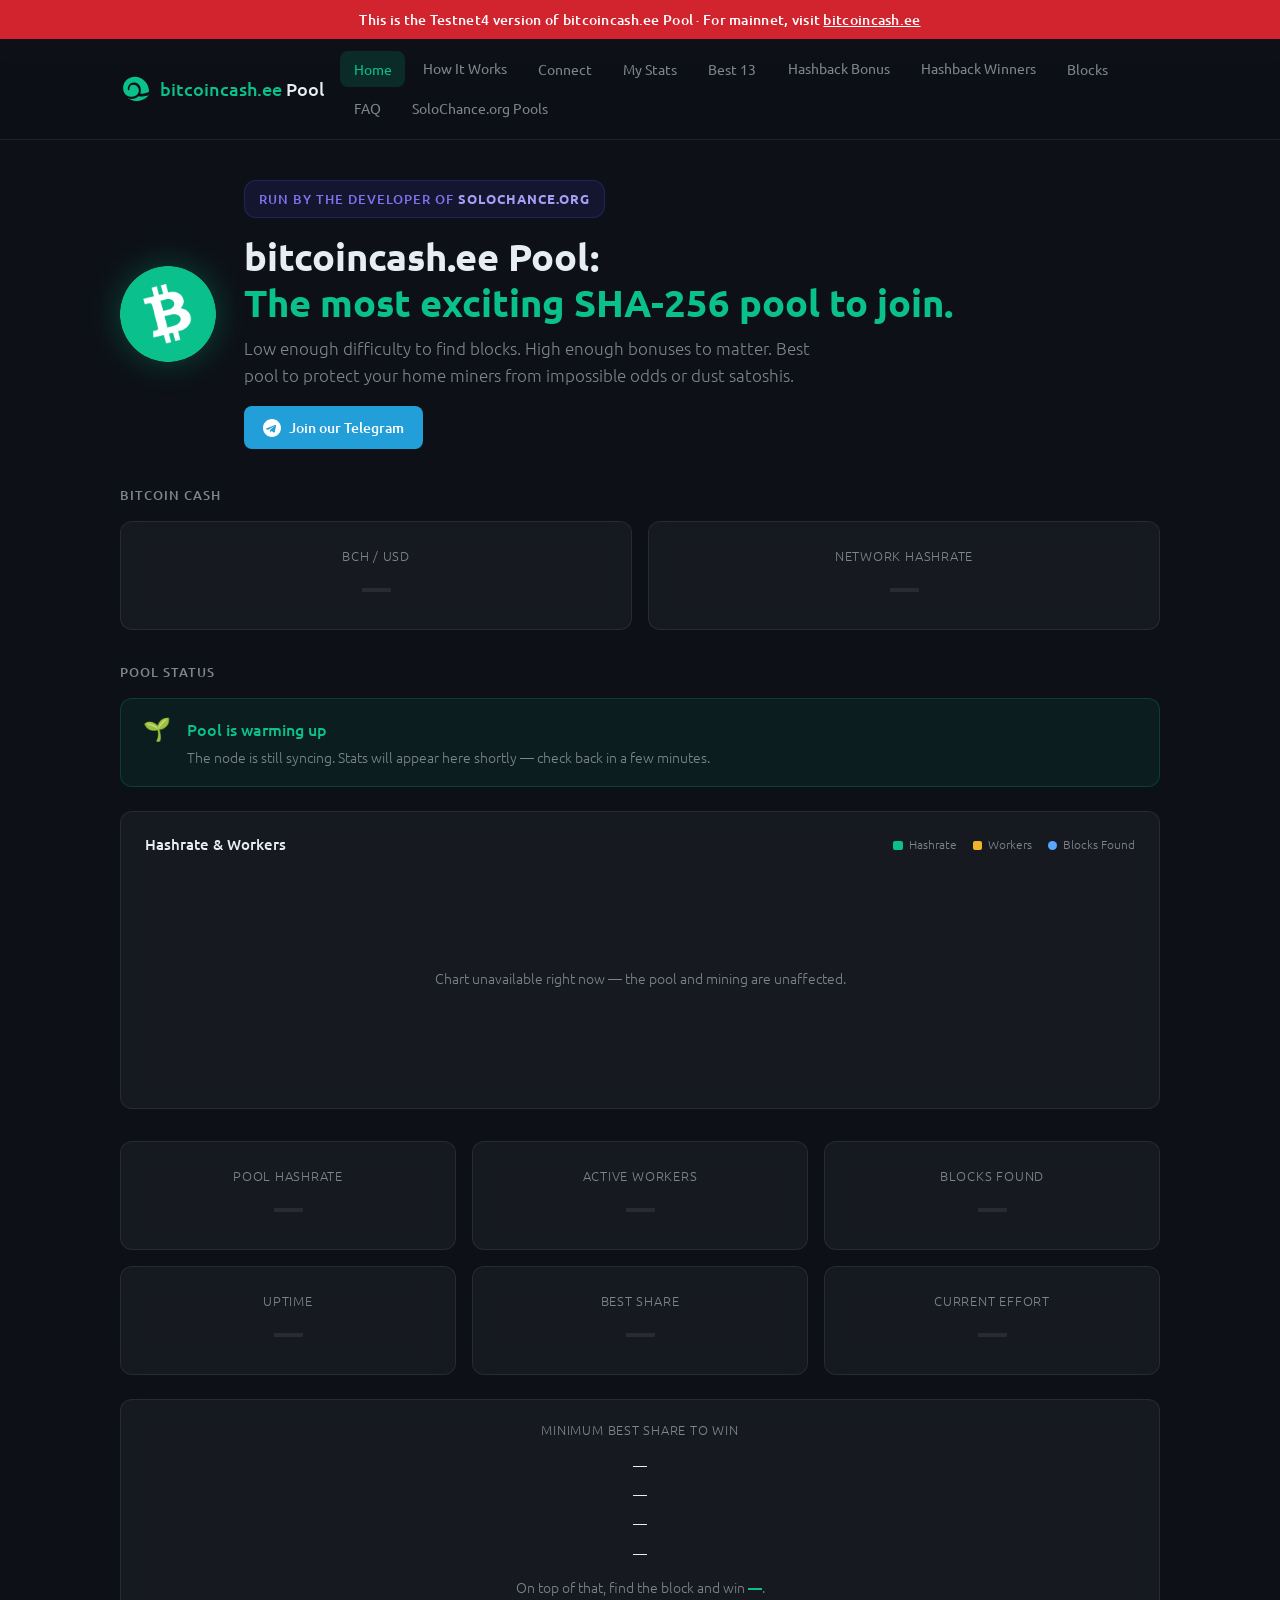
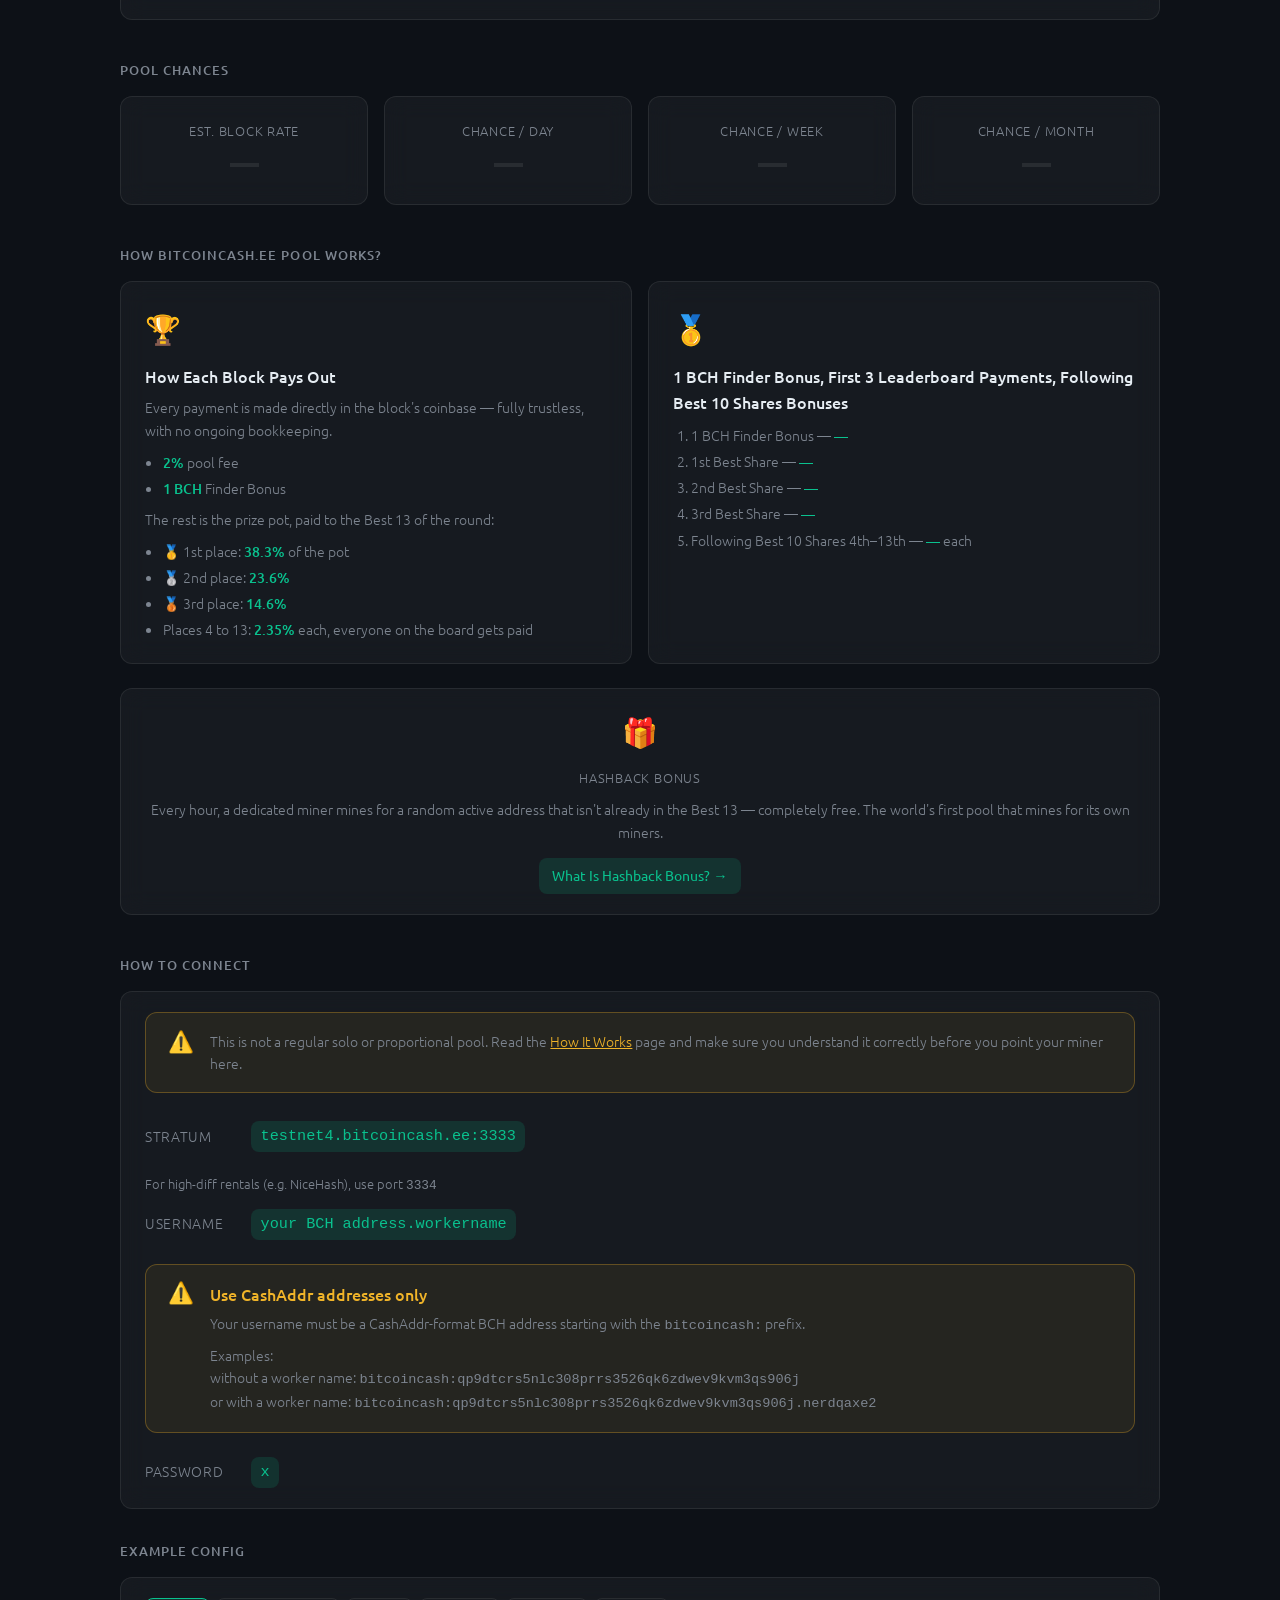
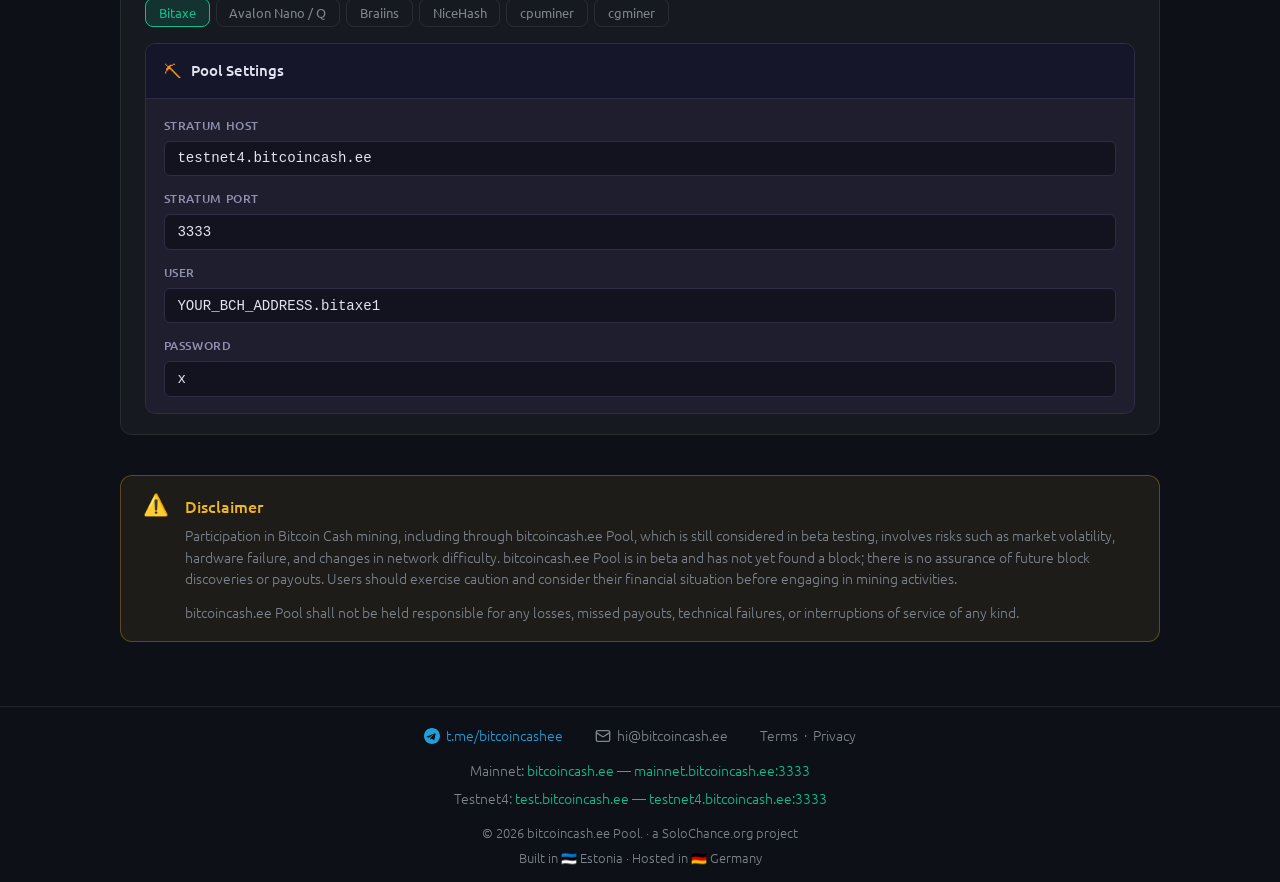
<file: index.html>
<!DOCTYPE html>
<html lang="en">
<head>
  <meta charset="UTF-8" />
  <meta name="viewport" content="width=device-width, initial-scale=1.0" />
  <title>bitcoincash.ee Pool — Bitcoin Cash Mining Pool</title>
  <meta name="description" content="The most exciting SHA-256 pool to join. Mine Bitcoin Cash with a 1 BCH block finder bonus and a Best 13 payout. 2% pool fee. testnet4.bitcoincash.ee:3333" />
  <meta name="robots" content="noindex, follow" />
  <meta property="og:title" content="bitcoincash.ee Pool — Bitcoin Cash Mining Pool" />
  <meta property="og:description" content="The most exciting SHA-256 pool to join. Mine Bitcoin Cash with a 1 BCH block finder bonus and a Best 13 payout. 2% pool fee. testnet4.bitcoincash.ee:3333" />
  <meta property="og:url" content="https://test.bitcoincash.ee" />
  <meta property="og:type" content="website" />
  <meta property="og:site_name" content="bitcoincash.ee Pool" />
  <meta name="twitter:card" content="summary_large_image" />
  <meta name="twitter:title" content="bitcoincash.ee Pool — Bitcoin Cash Mining Pool" />
  <meta name="twitter:description" content="The most exciting SHA-256 pool to join. Mine Bitcoin Cash with a 1 BCH block finder bonus and a Best 13 payout." />
  <link rel="canonical" href="https://test.bitcoincash.ee/" />
  <link rel="icon" type="image/x-icon" href="favicon.ico" />
  <link rel="icon" type="image/svg+xml" href="logo.svg" />
  <link rel="apple-touch-icon" href="apple-touch-icon.png" />
  <link rel="preconnect" href="https://fonts.googleapis.com" />
  <link rel="preconnect" href="https://fonts.gstatic.com" crossorigin />
  <link href="https://fonts.googleapis.com/css2?family=Ubuntu:wght@300;400;500;700&family=Ubuntu+Mono&display=swap" rel="stylesheet" />
  <link rel="stylesheet" href="style.css" />
</head>
<body>
<div class="site-topbar">
  <div class="testnet-banner" role="alert">This is the Testnet4 version of bitcoincash.ee Pool &middot; For mainnet, visit <a href="https://bitcoincash.ee" target="_blank" rel="noopener">bitcoincash.ee</a></div>

  <header class="header">
    <div class="container header-inner">
      <a href="/" class="logo">
        <img src="logo.svg" alt="bitcoincash.ee Pool" class="logo-icon" />
        <span class="logo-text"><span class="accent">bitcoincash.ee</span> Pool</span>
      </a>
      <nav class="nav">
        <button class="nav-btn active" data-section="home">Home</button>
        <a href="/how-it-works.html" class="nav-btn">How It Works</a>
        <button class="nav-btn" data-section="connect">Connect</button>
        <button class="nav-btn" data-section="mystats">My Stats</button>
        <button class="nav-btn" data-section="bestshares">Best 13</button>
        <a href="/hashback-bonus.html" class="nav-btn">Hashback Bonus</a>
        <a href="/hashback-winners.html" class="nav-btn">Hashback Winners</a>
        <button class="nav-btn" data-section="blocks">Blocks</button>
        <a href="/faq.html" class="nav-btn">FAQ</a>
        <a href="/solochance-pools.html" class="nav-btn">SoloChance.org Pools</a>
      </nav>
    </div>
  </header>
  </div>

  <main class="container">

    <!-- HOME SECTION -->
    <section id="home" class="section active">

      <div class="hero">
        <div class="hero-inner">
          <img src="bch-logo.png" alt="Bitcoin Cash" class="hero-bch-logo" />
          <div>
            <div class="byline">
              <span class="byline-part">Run by the developer of <a href="https://solochance.org" target="_blank" rel="noopener" class="byline-link">SoloChance.org</a></span>
            </div>
            <h1>bitcoincash.ee Pool:<br/><span class="accent">The most exciting SHA-256 pool to join.</span></h1>
            <p class="hero-sub">Low enough difficulty to find blocks. High enough bonuses to matter. Best pool to protect your home miners from impossible odds or dust satoshis.</p>
            <a href="https://t.me/bitcoincashee" target="_blank" rel="noopener" class="tg-btn">
              <svg viewBox="0 0 24 24" fill="currentColor" width="18" height="18"><path d="M12 0C5.373 0 0 5.373 0 12s5.373 12 12 12 12-5.373 12-12S18.627 0 12 0zm5.562 8.248-1.97 9.289c-.145.658-.537.818-1.084.508l-3-2.21-1.447 1.394c-.16.16-.295.295-.605.295l.213-3.053 5.56-5.023c.242-.213-.054-.333-.373-.12L7.17 14.498l-2.95-.924c-.64-.204-.657-.64.136-.948l11.57-4.461c.537-.194 1.006.131.836.083z"/></svg>
              Join our Telegram
            </a>
          </div>
        </div>
      </div>

      <!-- Pool Stats -->
      <div class="section-title">Bitcoin Cash</div>
      <div class="card-grid" id="bch-grid" style="margin-bottom:2rem">
        <div class="card stat-card" id="stat-price">
          <div class="stat-label">BCH / USD</div>
          <div class="stat-value skeleton">—</div>
        </div>
        <div class="card stat-card" id="stat-nethash">
          <div class="stat-label">Network Hashrate</div>
          <div class="stat-value skeleton">—</div>
        </div>
      </div>

      <div class="section-title">Pool Status</div>
      <div id="pool-status-banner" class="warming-banner hidden">
        <span class="warming-icon">🌱</span>
        <div>
          <strong>Pool is warming up</strong>
          <p>The node is still syncing. Stats will appear here shortly — check back in a few minutes.</p>
        </div>
      </div>

      <div class="card chart-card">
        <div class="chart-header">
          <div class="chart-title">Hashrate &amp; Workers <span id="chart-window" class="chart-window"></span></div>
          <div class="chart-legend">
            <span class="legend-item"><span class="legend-swatch legend-hashrate"></span>Hashrate</span>
            <span class="legend-item"><span class="legend-swatch legend-workers"></span>Workers</span>
            <span class="legend-item"><span class="legend-swatch legend-blocks"></span>Blocks Found</span>
          </div>
        </div>
        <div id="pool-chart-wrap" class="chart-wrap">
          <div id="pool-chart-message" class="chart-message">Loading chart…</div>
          <svg id="pool-chart-svg" class="chart-svg hidden" viewBox="0 0 600 220" preserveAspectRatio="none"></svg>
          <div id="pool-chart-tooltip" class="chart-tooltip hidden"></div>
        </div>
      </div>

      <div class="card-grid" id="stats-grid">
        <div class="card stat-card" id="stat-hashrate">
          <div class="stat-label">Pool Hashrate</div>
          <div class="stat-value skeleton">—</div>
        </div>
        <div class="card stat-card" id="stat-workers">
          <div class="stat-label">Active Workers</div>
          <div class="stat-value skeleton">—</div>
        </div>
        <div class="card stat-card" id="stat-blocks">
          <div class="stat-label">Blocks Found</div>
          <div class="stat-value skeleton">—</div>
        </div>
        <div class="card stat-card" id="stat-uptime">
          <div class="stat-label">Uptime</div>
          <div class="stat-value skeleton">—</div>
        </div>
        <div class="card stat-card" id="stat-bestshare">
          <div class="stat-label">Best Share</div>
          <div class="stat-value skeleton">—</div>
        </div>
        <div class="card stat-card" id="stat-effort">
          <div class="stat-label">Current Effort</div>
          <div class="stat-value skeleton">—</div>
        </div>
      </div>

      <div class="card" style="margin-top:1.5rem;text-align:center">
        <div class="stat-label">Minimum Best Share to Win</div>
        <div style="margin-top:.85rem;display:flex;flex-direction:column;gap:.4rem;font-size:.9rem">
          <div id="mbs-13">—</div>
          <div id="mbs-3">—</div>
          <div id="mbs-2">—</div>
          <div id="mbs-1">—</div>
        </div>
        <p style="color:var(--muted);font-size:.85rem;margin-top:.75rem">On top of that, find the block and win <strong id="mbs-finder" style="color:var(--accent)">—</strong>.</p>
      </div>

      <div class="section-title" style="margin-top:2.5rem">Pool Chances</div>
      <div class="card-grid" id="chances-grid">
        <div class="card stat-card" id="stat-luck">
          <div class="stat-label">Est. Block Rate</div>
          <div class="stat-value skeleton">—</div>
        </div>
        <div class="card stat-card" id="stat-pool-chance-day">
          <div class="stat-label">Chance / Day</div>
          <div class="stat-value skeleton">—</div>
        </div>
        <div class="card stat-card" id="stat-pool-chance-week">
          <div class="stat-label">Chance / Week</div>
          <div class="stat-value skeleton">—</div>
        </div>
        <div class="card stat-card" id="stat-pool-chance-month">
          <div class="stat-label">Chance / Month</div>
          <div class="stat-value skeleton">—</div>
        </div>
      </div>

      <!-- Pool Info Cards -->
      <div class="section-title" style="margin-top:2.5rem">How bitcoincash.ee Pool works?</div>
      <div class="card-grid two-col">
        <div class="card info-card">
          <div class="info-icon">🏆</div>
          <div class="info-title">How Each Block Pays Out</div>
          <div class="info-desc">
            Every payment is made directly in the block's coinbase — fully trustless, with no ongoing bookkeeping.
            <ul class="payout-order">
              <li><span class="payout-amount">2%</span> pool fee</li>
              <li><span class="payout-amount">1 BCH</span> Finder Bonus</li>
            </ul>
            <p style="margin-top:.65rem">The rest is the prize pot, paid to the Best 13 of the round:</p>
            <ul class="payout-order">
              <li>🥇 1st place: <span class="payout-amount">38.3%</span> of the pot</li>
              <li>🥈 2nd place: <span class="payout-amount">23.6%</span></li>
              <li>🥉 3rd place: <span class="payout-amount">14.6%</span></li>
              <li>Places 4 to 13: <span class="payout-amount">2.35%</span> each, everyone on the board gets paid</li>
            </ul>
          </div>
        </div>
        <div class="card info-card">
          <div class="info-icon">🥇</div>
          <div class="info-title">1 BCH Finder Bonus, First 3 Leaderboard Payments, Following Best 10 Shares Bonuses</div>
          <div class="info-desc">
            <ol class="payout-order">
              <li>1 BCH Finder Bonus — <span class="payout-amount" id="c3-finder">—</span></li>
              <li>1st Best Share — <span class="payout-amount" id="c3-rank-1">—</span></li>
              <li>2nd Best Share — <span class="payout-amount" id="c3-rank-2">—</span></li>
              <li>3rd Best Share — <span class="payout-amount" id="c3-rank-3">—</span></li>
              <li>Following Best 10 Shares 4th–13th — <span class="payout-amount" id="c3-rank-4-13">—</span> each</li>
            </ol>
          </div>
        </div>
      </div>

      <div class="card" style="margin-top:1.5rem;text-align:center">
        <div class="info-icon">🎁</div>
        <div class="stat-label">Hashback Bonus</div>
        <p style="color:var(--muted);font-size:.9rem;margin-top:.65rem">Every hour, a dedicated miner mines for a random active address that isn't already in the Best 13 &mdash; completely free. The world's first pool that mines for its own miners.</p>
        <a href="/hashback-bonus.html" class="nav-btn" style="display:inline-block;margin-top:.85rem;background:var(--accent-dim);color:var(--accent)">What Is Hashback Bonus? →</a>
      </div>

      <!-- How to Connect -->
      <div class="section-title" style="margin-top:2.5rem">How to Connect</div>
      <div class="card connect-card">
        <div class="disclaimer" style="margin-bottom:1rem">
          <span class="disclaimer-icon">⚠️</span>
          <div>
            <p>This is not a regular solo or proportional pool. Read the <a href="/how-it-works.html" style="color:var(--yellow);text-decoration:underline">How It Works</a> page and make sure you understand it correctly before you point your miner here.</p>
          </div>
        </div>

        <div class="connect-row">
          <span class="connect-label">Stratum</span>
          <code class="connect-value">testnet4.bitcoincash.ee:3333</code>
        </div>
        <p class="input-hint">For high-diff rentals (e.g. NiceHash), use port <code style="font-size:.8rem">3334</code></p>
        <div class="connect-row">
          <span class="connect-label">Username</span>
          <code class="connect-value">your BCH address.workername</code>
        </div>

        <div class="disclaimer" style="margin:.75rem 0">
          <span class="disclaimer-icon">⚠️</span>
          <div>
            <strong>Use CashAddr addresses only</strong>
            <p>Your username must be a CashAddr-format BCH address starting with the <code>bitcoincash:</code> prefix.</p>
            <p style="margin-top:.5rem">Examples:<br/>
              without a worker name: <code>bitcoincash:qp9dtcrs5nlc308prrs3526qk6zdwev9kvm3qs906j</code><br/>
              or with a worker name: <code>bitcoincash:qp9dtcrs5nlc308prrs3526qk6zdwev9kvm3qs906j.nerdqaxe2</code>
            </p>
          </div>
        </div>

        <div class="connect-row">
          <span class="connect-label">Password</span>
          <code class="connect-value">x</code>
        </div>
      </div>

      <div class="section-title" style="margin-top:2rem">Example Config</div>
      <div class="card">
        <div class="config-tabs">
          <button class="tab-btn active" data-tab="home-bitaxe">Bitaxe</button>
          <button class="tab-btn" data-tab="home-avalon">Avalon Nano / Q</button>
          <button class="tab-btn" data-tab="home-braiins">Braiins</button>
          <button class="tab-btn" data-tab="home-nicehash">NiceHash</button>
          <button class="tab-btn" data-tab="home-cpuminer">cpuminer</button>
          <button class="tab-btn" data-tab="home-cgminer">cgminer</button>
        </div>
        <pre id="tab-home-cpuminer" class="config-block"><code>cpuminer-opt \
  -a sha256d \
  -o stratum+tcp://testnet4.bitcoincash.ee:3333 \
  -u YOUR_BCH_ADDRESS.worker1 \
  -p x</code></pre>
        <pre id="tab-home-cgminer" class="config-block"><code>cgminer \
  --url stratum+tcp://testnet4.bitcoincash.ee:3333 \
  --user YOUR_BCH_ADDRESS.worker1 \
  --pass x</code></pre>
        <div id="tab-home-bitaxe" class="config-block bitaxe-ui active">
          <div class="bitaxe-header">
            <span class="bitaxe-logo">⛏</span>
            <span>Pool Settings</span>
          </div>
          <div class="bitaxe-form">
            <div class="bitaxe-field">
              <label>Stratum Host</label>
              <input type="text" value="testnet4.bitcoincash.ee" readonly />
            </div>
            <div class="bitaxe-field">
              <label>Stratum Port</label>
              <input type="text" value="3333" readonly />
            </div>
            <div class="bitaxe-field">
              <label>User</label>
              <input type="text" value="YOUR_BCH_ADDRESS.bitaxe1" readonly />
            </div>
            <div class="bitaxe-field">
              <label>Password</label>
              <input type="text" value="x" readonly />
            </div>
          </div>
        </div>
        <div id="tab-home-avalon" class="config-block avalon-ui">
          <div class="avalon-header">
            <span class="avalon-logo">⛏</span>
            <span>Pool Configuration</span>
          </div>
          <div class="avalon-form">
            <div class="avalon-field">
              <label>Pool 1 URL</label>
              <input type="text" value="stratum+tcp://testnet4.bitcoincash.ee:3333" readonly />
            </div>
            <div class="avalon-field">
              <label>Pool 1 Worker</label>
              <input type="text" value="YOUR_BCH_ADDRESS.avalon1" readonly />
            </div>
            <div class="avalon-field">
              <label>Pool 1 Password</label>
              <input type="text" value="x" readonly />
            </div>
          </div>
        </div>
        <div id="tab-home-braiins" class="config-block braiins-ui">
          <div class="braiins-header">
            <span class="braiins-logo">⛏</span>
            <span>Favourite Pools</span>
          </div>
          <div class="braiins-form">
            <div class="braiins-field">
              <label>Pool URL</label>
              <input type="text" value="YOUR_BCH_ADDRESS.braiins@stratum+tcp://testnet4.bitcoincash.ee:3334" readonly />
            </div>
          </div>
        </div>
        <div id="tab-home-nicehash" class="config-block nicehash-ui">
          <div class="nicehash-header">
            <span class="nicehash-logo">⛏</span>
            <span>Add new pool</span>
          </div>
          <div class="nicehash-form">
            <div class="nicehash-field">
              <label>Custom pool name</label>
              <input type="text" value="testnet4.bitcoincash.ee" readonly />
            </div>
            <div class="nicehash-field">
              <label>Algorithm</label>
              <select disabled><option>SHA256AsicBoost</option></select>
            </div>
            <p class="nicehash-note">minimum pool difficulty: >= 500000</p>
            <div class="nicehash-row">
              <div class="nicehash-field">
                <label>Stratum hostname or IP</label>
                <input type="text" value="testnet4.bitcoincash.ee" readonly />
              </div>
              <div class="nicehash-field">
                <label>Port</label>
                <input type="text" value="3334" readonly />
              </div>
            </div>
            <div class="nicehash-field">
              <label>Username</label>
              <input type="text" value="YOUR_BCH_ADDRESS.nicehash" readonly />
            </div>
            <div class="nicehash-field">
              <label>Password</label>
              <input type="text" value="x" readonly />
            </div>
          </div>
        </div>
      </div>

      <div class="disclaimer-placeholder" style="margin-top:2.5rem"></div>

    </section>

    <!-- CONNECT SECTION -->
    <section id="connect" class="section">
      <div class="hero">
        <h1>How to <span class="accent">Connect</span></h1>
        <p class="hero-sub">Point your miner at <code style="color:var(--accent)">testnet4.bitcoincash.ee:3333</code> using your BCH address as the username.</p>
      </div>

      <div class="section-title">Connection Details</div>
      <div class="card connect-card">
        <div class="disclaimer" style="margin-bottom:1rem">
          <span class="disclaimer-icon">⚠️</span>
          <div>
            <p>This is not a regular solo or proportional pool. Read the <a href="/how-it-works.html" style="color:var(--yellow);text-decoration:underline">How It Works</a> page and make sure you understand it correctly before you point your miner here.</p>
          </div>
        </div>

        <div class="connect-row">
          <span class="connect-label">Stratum</span>
          <code class="connect-value">testnet4.bitcoincash.ee:3333</code>
        </div>
        <p class="input-hint">For high-diff rentals (e.g. NiceHash), use port <code style="font-size:.8rem">3334</code></p>
        <div class="connect-row">
          <span class="connect-label">Username</span>
          <code class="connect-value">your BCH address.workername</code>
        </div>

        <div class="disclaimer" style="margin:.75rem 0">
          <span class="disclaimer-icon">⚠️</span>
          <div>
            <strong>Use CashAddr addresses only</strong>
            <p>Your username must be a CashAddr-format BCH address starting with the <code>bitcoincash:</code> prefix.</p>
            <p style="margin-top:.5rem">Examples:<br/>
              without a worker name: <code>bitcoincash:qp9dtcrs5nlc308prrs3526qk6zdwev9kvm3qs906j</code><br/>
              or with a worker name: <code>bitcoincash:qp9dtcrs5nlc308prrs3526qk6zdwev9kvm3qs906j.nerdqaxe2</code>
            </p>
          </div>
        </div>

        <div class="connect-row">
          <span class="connect-label">Password</span>
          <code class="connect-value">x</code>
        </div>
      </div>

      <div class="section-title" style="margin-top:2rem">Example Config</div>
      <div class="card">
        <div class="config-tabs">
          <button class="tab-btn active" data-tab="bitaxe">Bitaxe</button>
          <button class="tab-btn" data-tab="avalon">Avalon Nano / Q</button>
          <button class="tab-btn" data-tab="braiins">Braiins</button>
          <button class="tab-btn" data-tab="nicehash">NiceHash</button>
          <button class="tab-btn" data-tab="cpuminer">cpuminer</button>
          <button class="tab-btn" data-tab="cgminer">cgminer</button>
        </div>
        <pre id="tab-cpuminer" class="config-block"><code>cpuminer-opt \
  -a sha256d \
  -o stratum+tcp://testnet4.bitcoincash.ee:3333 \
  -u YOUR_BCH_ADDRESS.worker1 \
  -p x</code></pre>
        <pre id="tab-cgminer" class="config-block"><code>cgminer \
  --url stratum+tcp://testnet4.bitcoincash.ee:3333 \
  --user YOUR_BCH_ADDRESS.worker1 \
  --pass x</code></pre>
        <div id="tab-bitaxe" class="config-block bitaxe-ui active">
          <div class="bitaxe-header">
            <span class="bitaxe-logo">⛏</span>
            <span>Pool Settings</span>
          </div>
          <div class="bitaxe-form">
            <div class="bitaxe-field">
              <label>Stratum Host</label>
              <input type="text" value="testnet4.bitcoincash.ee" readonly />
            </div>
            <div class="bitaxe-field">
              <label>Stratum Port</label>
              <input type="text" value="3333" readonly />
            </div>
            <div class="bitaxe-field">
              <label>User</label>
              <input type="text" value="YOUR_BCH_ADDRESS.bitaxe1" readonly />
            </div>
            <div class="bitaxe-field">
              <label>Password</label>
              <input type="text" value="x" readonly />
            </div>
          </div>
        </div>
        <div id="tab-avalon" class="config-block avalon-ui">
          <div class="avalon-header">
            <span class="avalon-logo">⛏</span>
            <span>Pool Configuration</span>
          </div>
          <div class="avalon-form">
            <div class="avalon-field">
              <label>Pool 1 URL</label>
              <input type="text" value="stratum+tcp://testnet4.bitcoincash.ee:3333" readonly />
            </div>
            <div class="avalon-field">
              <label>Pool 1 Worker</label>
              <input type="text" value="YOUR_BCH_ADDRESS.avalon1" readonly />
            </div>
            <div class="avalon-field">
              <label>Pool 1 Password</label>
              <input type="text" value="x" readonly />
            </div>
          </div>
        </div>
        <div id="tab-braiins" class="config-block braiins-ui">
          <div class="braiins-header">
            <span class="braiins-logo">⛏</span>
            <span>Favourite Pools</span>
          </div>
          <div class="braiins-form">
            <div class="braiins-field">
              <label>Pool URL</label>
              <input type="text" value="YOUR_BCH_ADDRESS.braiins@stratum+tcp://testnet4.bitcoincash.ee:3334" readonly />
            </div>
          </div>
        </div>
        <div id="tab-nicehash" class="config-block nicehash-ui">
          <div class="nicehash-header">
            <span class="nicehash-logo">⛏</span>
            <span>Add new pool</span>
          </div>
          <div class="nicehash-form">
            <div class="nicehash-field">
              <label>Custom pool name</label>
              <input type="text" value="testnet4.bitcoincash.ee" readonly />
            </div>
            <div class="nicehash-field">
              <label>Algorithm</label>
              <select disabled><option>SHA256AsicBoost</option></select>
            </div>
            <p class="nicehash-note">minimum pool difficulty: >= 500000</p>
            <div class="nicehash-row">
              <div class="nicehash-field">
                <label>Stratum hostname or IP</label>
                <input type="text" value="testnet4.bitcoincash.ee" readonly />
              </div>
              <div class="nicehash-field">
                <label>Port</label>
                <input type="text" value="3334" readonly />
              </div>
            </div>
            <div class="nicehash-field">
              <label>Username</label>
              <input type="text" value="YOUR_BCH_ADDRESS.nicehash" readonly />
            </div>
            <div class="nicehash-field">
              <label>Password</label>
              <input type="text" value="x" readonly />
            </div>
          </div>
        </div>
      </div>

      <div class="disclaimer-placeholder" style="margin-top:2.5rem"></div>

    </section>

    <!-- MY STATS SECTION -->
    <section id="mystats" class="section">
      <div class="hero">
        <h1>My <span class="accent">Stats</span></h1>
        <p class="hero-sub">Enter your BCH address to see your hashrate, shares, and estimated earnings.</p>
      </div>

      <div class="card lookup-card">
        <div class="lookup-row">
          <input
            type="text"
            id="address-input"
            class="address-input"
            placeholder="bitcoincash:qp3wjpa3tjlj042z2wv7hahsldgwhwy0rq9sywjpyy"
            autocomplete="on"
            name="bch-address"
            spellcheck="false"
          />
          <button class="btn-primary" id="lookup-btn">Look Up</button>
        </div>
        <p class="input-hint">Your BCH address is also your pool username.</p>
      </div>

      <div id="user-status-banner" class="warming-banner hidden">
        <span class="warming-icon">🌱</span>
        <div>
          <strong>No data yet</strong>
          <p id="user-status-msg">This address hasn't been seen by the pool yet, or the node is still warming up.</p>
        </div>
      </div>

      <div id="user-stats-grid" class="card-grid hidden">
        <div class="card stat-card">
          <div class="stat-label">Hashrate</div>
          <div class="stat-value" id="user-hashrate">—</div>
        </div>
        <div class="card stat-card">
          <div class="stat-label">Active Workers</div>
          <div class="stat-value" id="user-workers">—</div>
        </div>
        <div class="card stat-card">
          <div class="stat-label">Last Share</div>
          <div class="stat-value" id="user-lastseen">—</div>
        </div>
      </div>

      <div id="user-chance-grid" class="card-grid hidden" style="margin-top:1rem">
        <div class="card stat-card">
          <div class="stat-label">Your block chance / day</div>
          <div class="stat-value skeleton" id="user-chance-day" style="font-size:1.2rem">—</div>
        </div>
        <div class="card stat-card">
          <div class="stat-label">Your block chance / week</div>
          <div class="stat-value skeleton" id="user-chance-week" style="font-size:1.2rem">—</div>
        </div>
        <div class="card stat-card">
          <div class="stat-label">Your block chance / month</div>
          <div class="stat-value skeleton" id="user-chance-month" style="font-size:1.2rem">—</div>
        </div>
      </div>

      <p id="user-payout-note" class="hidden" style="color:var(--muted);font-size:.8rem;margin-top:1rem">These are estimates based on current round data and your rank on the Best 13 board. Actual payouts may differ.</p>
      <div id="user-payout-grid" class="card-grid hidden" style="margin-top:.5rem;grid-template-columns:repeat(3, minmax(0, 1fr))">
        <div class="card stat-card">
          <div class="stat-label">If you find the block</div>
          <div class="stat-value" id="user-payout-finder" style="font-size:1.3rem">—</div>
          <div class="stat-change" id="user-payout-finder-usd" style="color:var(--muted);font-size:.75rem">1 BCH bonus + your Best 13 rank payout</div>
        </div>
        <div class="card stat-card">
          <div class="stat-label">Best 13 Rank</div>
          <div class="stat-value" id="user-rank">—</div>
          <div class="stat-change hidden" id="user-rank-note" style="color:var(--muted);font-size:.75rem">Not in Best 13 — to get paid, be in the Best 13 or find the block yourself.</div>
        </div>
        <div class="card stat-card">
          <div class="stat-label">If someone else finds it</div>
          <div class="stat-value" id="user-payout-share" style="font-size:1.3rem">—</div>
          <div class="stat-change" id="user-payout-share-usd" style="color:var(--muted);font-size:.75rem">your Best 13 rank payout</div>
        </div>
      </div>

      <div id="user-workers-card" class="card hidden" style="margin-top:1.5rem">
        <div class="section-title" style="margin-top:0">Workers</div>
        <div style="overflow-x:auto">
          <table id="user-workers-table" class="workers-table"></table>
        </div>
      </div>

      <div id="user-details-card" class="card hidden" style="margin-top:1.5rem">
        <div class="section-title" style="margin-top:0">Raw Response</div>
        <pre id="user-curl" class="config-block active" style="color:var(--muted);font-size:.8rem;margin-bottom:.75rem"></pre>
        <pre id="user-raw" class="config-block active" style="max-height:300px;overflow:auto"></pre>
      </div>

      <div class="disclaimer-placeholder" style="margin-top:1.5rem"></div>

    </section>

    <!-- BLOCKS SECTION -->
    <section id="blocks" class="section">
      <div class="hero">
        <h1>Found <span class="accent">Blocks</span></h1>
        <p class="hero-sub">Blocks solved by the pool. The finder receives a 1 BCH bonus on top of the normal reward.</p>
        <p class="hero-sub"><strong id="blocks-total-count" class="accent">—</strong> blocks found</p>
      </div>

      <div id="blocks-status-banner" class="warming-banner hidden">
        <span class="warming-icon">🌱</span>
        <div>
          <strong>Pool is warming up</strong>
          <p>No block data available yet. Check back once the node finishes syncing.</p>
        </div>
      </div>

      <div id="blocks-loading" class="card text-center">Loading blocks...</div>

      <div id="blocks-list"></div>

      <div id="blocks-pagination" class="blocks-pagination hidden">
        <button id="blocks-prev-btn" class="page-btn">‹ Prev</button>
        <span id="blocks-page-info" class="page-info">Page 1 of 1</span>
        <button id="blocks-next-btn" class="page-btn">Next ›</button>
      </div>

      <div id="blocks-empty" class="card text-center hidden">
        <div style="font-size:2.5rem;margin-bottom:.75rem">🧱</div>
        <div class="stat-label">No blocks found yet</div>
        <p style="color:var(--muted);margin-top:.5rem">The pool hasn't solved a block yet. Keep mining!</p>
      </div>
    </section>

    <!-- BEST SHARES SECTION -->
    <section id="bestshares" class="section">
      <div class="hero">
        <h1>Current <span class="accent">Best 13</span></h1>
        <p class="hero-sub">Live preview of this round's coinbase split, straight from the pool node. <strong>Best Share</strong> and <strong>% of Net Diff</strong> show how close each miner has come to solving a block — a share reaching 100% solves it. Only the Best 13 get paid.</p>
      </div>
      <div id="bestshares-loading" class="card text-center">Loading...</div>
      <div id="bestshares-content" class="hidden">

        <div class="section-title" style="margin-top:0">Coinbase Breakdown</div>
        <div class="card" style="margin-bottom:1.5rem">
          <div style="overflow-x:auto">
            <table id="bs-total-table" class="workers-table"></table>
          </div>
        </div>

        <div class="section-title">Best 13</div>
        <div class="card" id="bs-payouts-card">
          <div style="overflow-x:auto">
            <table id="bs-payouts-table" class="workers-table"></table>
          </div>
          <p style="color:var(--muted);font-size:.8rem;margin-top:.85rem">🎁 Current Hashback Winner &middot; <a href="/hashback-winners.html" style="color:var(--accent)">Check Hashback Winners</a></p>
        </div>

      </div>
    </section>

    <!-- FAQ SECTION -->
    <section id="faq" class="section">
      <div class="hero">
        <h1>Frequently Asked <span class="accent">Questions</span></h1>
        <p class="hero-sub">Everything you need to know about bitcoincash.ee Pool.</p>
      </div>

      <div class="faq-list">

        <details class="faq-item">
          <summary>What is bitcoincash.ee Pool?</summary>
          <p>bitcoincash.ee Pool is a Bitcoin Cash (BCH) mining pool that combines a 1 BCH block finder bonus with a Best 13 payout for the round's leading miners. It is run by the developer of <a href="https://solochance.org" target="_blank" rel="noopener">SoloChance.org</a> and is currently in beta.</p>
        </details>

        <details class="faq-item">
          <summary>What makes this pool different from a regular BCH pool?</summary>
          <p>Most mining pools fall into one of two camps: <strong>solo pools</strong>, where you chase the full block reward alone with no guarantees, or <strong>proportional pools</strong>, where rewards are shared steadily but there is nothing to get excited about.</p>
          <p>bitcoincash.ee Pool takes a different approach: each round, the <strong>13 highest-difficulty shares</strong> get paid — 1st place takes the largest cut, down through 13th. And on top of that, whoever finds the block walks away with an extra <strong>1 BCH bonus</strong> paid directly to them. Push a high enough share and you're on the board; find the block and you take home even more.</p>
        </details>

        <details class="faq-item">
          <summary>Why Bitcoin Cash and not Bitcoin?</summary>
          <p>From the beginning of <a href="https://solochance.org" target="_blank" rel="noopener">SoloChance.org</a>, the goal has always been to serve what is underserved — to find the gap the community hasn't filled yet. When SoloChance.org was being built, <a href="https://solochance.com" target="_blank" rel="noopener">SoloChance.com</a> had already been serving Bitcoin solo mining calculations for years. So the gap was Bitcoin Cash, and that's where SoloChance.org went.</p>
        </details>

        <details class="faq-item">
          <summary>Is this a financial service?</summary>
          <p>No — bitcoincash.ee Pool is mining pool software and a coinbase distribution service, not a financial service in any way. It does not accept deposits, hold balances, or manage funds on anyone's behalf. Both the finder bonus and each round's Best 13 payouts are placed directly as outputs in the block's own coinbase transaction by the pool software the moment a block is found — the pool itself is never a party to that transfer.</p>
        </details>

        <details class="faq-item">
          <summary>Does the pool custody any coins?</summary>
          <p>No, it does not custody any coins in any way. Payment is enforced by Bitcoin Cash's own consensus rules through the coinbase transaction, not by the pool operator — the pool software never holds, controls, or has the ability to move, withhold, or redirect any coins at any point.</p>
        </details>

        <details class="faq-item">
          <summary>Has the pool found any blocks?</summary>
          <p>Yes — the first block was found on August 9, 2026 at 23:18:42, as block #963375. See it and every block found since on the <button class="faq-link-btn" data-section="blocks">Blocks page</button>.</p>
        </details>

        <details class="faq-item">
          <summary>How do payouts work?</summary>
          <p>Every time a block is found, three things happen:</p>
          <ol class="faq-ol">
            <li><strong>2%</strong> of the full block reward (Block Reward + Tx Fees) goes to the pool fee.</li>
            <li><strong>1 BCH</strong> is then paid to the miner who found the block, directly in the block's coinbase.</li>
            <li>Whatever remains is split among the round's <strong>Best 13</strong> — the 13 highest-difficulty shares submitted since the last block: 1st gets 38.3%, 2nd 23.6%, 3rd 14.6%, and 4th–13th get 2.35% each.</li>
          </ol>
          <p>The block finder receives the 1 BCH bonus, plus — since a winning share is also the round's best share — their own 1st-place cut of the Best 13 payout, all in that same coinbase transaction. It's fully trustless — no pool-side ledger to trust, and no ongoing bookkeeping.</p>
        </details>

        <details class="faq-item">
          <summary>What is the Best 13 payout?</summary>
          <p>Instead of paying every miner a small proportional amount, each round the pool ranks every share submitted since the last block by difficulty and pays out the 13 highest — 1st place gets 38.3% of the pot, 2nd 23.6%, 3rd 14.6%, and 4th through 13th get 2.35% each. One block found starts a new round; the next block found closes it and triggers the payout. Track the live standings on the <button class="faq-link-btn" data-section="bestshares">Best 13 page</button>.</p>
        </details>

        <details class="faq-item">
          <summary>What is the pool fee?</summary>
          <p>The pool fee is a flat <strong>2%</strong> of the full block reward (Block Reward + Tx Fees), taken before the 1 BCH finder bonus and the Best 13 payout are calculated.</p>
        </details>

        <details class="faq-item">
          <summary>When will I receive my payout?</summary>
          <p>There's no separate "sending" step — both the 1 BCH finder bonus and your Best 13 payout are placed directly as outputs in that block's own coinbase transaction the moment it's found. Coinbase outputs are spendable after 100 confirmations (~16.5 hours), per standard Bitcoin rules, and there's no ongoing bookkeeping to wait on.</p>
        </details>

        <details class="faq-item">
          <summary>How do I connect my miner?</summary>
          <p>Point your miner at <code>testnet4.bitcoincash.ee:3333</code>. Use your BCH address as the username, optionally followed by a worker name: <code>YOUR_BCH_ADDRESS.workername</code>. Password is <code>x</code>. See the <button class="faq-link-btn" data-section="connect">Connect page</button> for full examples including Bitaxe.</p>
        </details>

        <details class="faq-item">
          <summary>What mining hardware is supported?</summary>
          <p>Any SHA-256 mining hardware works — ASICs (Antminer, Whatsminer, Bitaxe, nerdQAxe, etc.) and CPU miners (cpuminer-opt). BCH uses the same SHA-256 algorithm as Bitcoin.</p>
        </details>

        <details class="faq-item">
          <summary>How do I track my stats?</summary>
          <p>Go to the <button class="faq-link-btn" data-section="mystats">My Stats</button> page and enter your BCH address. It will show your hashrate, shares, and last activity. Stats are only available once the pool node finishes syncing.</p>
        </details>

        <details class="faq-item">
          <summary>Do you have a test environment?</summary>
          <p>Yes — a Testnet4 version of the pool is always running, using the exact same pool software as production. The only difference is it's connected to a testnet4 node instead of mainnet. You can test mining against it at <a href="https://test.bitcoincash.ee" target="_blank" rel="noopener">test.bitcoincash.ee</a>, and view found test blocks at <a href="https://test.bitcoincash.ee/#blocks" target="_blank" rel="noopener">test.bitcoincash.ee/#blocks</a>.</p>
        </details>

        <details class="faq-item">
          <summary>Where is bitcoincash.ee Pool located?</summary>
          <p>The pool server runs in Frankfurt, Germany. Invoicing and domain purchases are handled through Estonia, thanks to the <a href="https://e-resident.gov.ee" target="_blank" rel="noopener">Estonian e-Residency</a> programme, which allows individuals to access EU digital services without being a resident. The operator lives somewhere else.</p>
        </details>

        <details class="faq-item">
          <summary>Where can I get help or follow updates?</summary>
          <p>Join our Telegram group: <a href="https://t.me/bitcoincashee" target="_blank" rel="noopener">t.me/bitcoincashee</a>, or email us at <a href="mailto:hi@bitcoincash.ee">hi@bitcoincash.ee</a>.</p>
        </details>

      </div>
    </section>

  </main>

  <footer class="footer">
    <div class="container footer-inner">
      <a href="https://t.me/bitcoincashee" target="_blank" rel="noopener" class="tg-footer-link">
        <svg viewBox="0 0 24 24" fill="currentColor" width="16" height="16"><path d="M12 0C5.373 0 0 5.373 0 12s5.373 12 12 12 12-5.373 12-12S18.627 0 12 0zm5.562 8.248-1.97 9.289c-.145.658-.537.818-1.084.508l-3-2.21-1.447 1.394c-.16.16-.295.295-.605.295l.213-3.053 5.56-5.023c.242-.213-.054-.333-.373-.12L7.17 14.498l-2.95-.924c-.64-.204-.657-.64.136-.948l11.57-4.461c.537-.194 1.006.131.836.083z"/></svg>
        t.me/bitcoincashee
      </a>
      <a href="mailto:hi@bitcoincash.ee" class="email-footer-link">
        <svg viewBox="0 0 24 24" fill="none" stroke="currentColor" stroke-width="2" stroke-linecap="round" stroke-linejoin="round" width="16" height="16"><rect x="2" y="4" width="20" height="16" rx="2"/><path d="m22 7-8.97 5.7a1.94 1.94 0 0 1-2.06 0L2 7"/></svg>
        hi@bitcoincash.ee
      </a>
      <span class="muted">
        <a href="/terms.html" style="color:var(--muted);text-decoration:none;transition:color .2s" onmouseover="this.style.color='var(--accent)'" onmouseout="this.style.color='var(--muted)'">Terms</a>
        &nbsp;·&nbsp;
        <a href="/privacy.html" style="color:var(--muted);text-decoration:none;transition:color .2s" onmouseover="this.style.color='var(--accent)'" onmouseout="this.style.color='var(--muted)'">Privacy</a>
      </span>
    </div>
    <div class="container footer-networks">
      <div>Mainnet: <a href="https://bitcoincash.ee" target="_blank" rel="noopener" style="color:var(--accent);text-decoration:none">bitcoincash.ee</a> &mdash; <span class="accent">mainnet.bitcoincash.ee:3333</span></div>
      <div>Testnet4: <a href="/" style="color:var(--accent);text-decoration:none">test.bitcoincash.ee</a> &mdash; <span class="accent">testnet4.bitcoincash.ee:3333</span></div>
    </div>
    <div class="container footer-bottom">
      <div>&copy; 2026 bitcoincash.ee Pool. &middot; a <a href="https://solochance.org" target="_blank" rel="noopener" class="footer-solochance-link">SoloChance.org</a> project</div>
      <div>Built in 🇪🇪 Estonia &middot; Hosted in 🇩🇪 Germany</div>
    </div>
  </footer>

  <script type="application/ld+json">
  {
    "@context": "https://schema.org",
    "@graph": [
      {
        "@type": "WebSite",
        "@id": "https://test.bitcoincash.ee/#website",
        "url": "https://test.bitcoincash.ee/",
        "name": "bitcoincash.ee Pool",
        "description": "The most exciting SHA-256 pool to join. Mine Bitcoin Cash with a 1 BCH block finder bonus and a Best 13 payout.",
        "inLanguage": "en"
      },
      {
        "@type": "Organization",
        "@id": "https://test.bitcoincash.ee/#organization",
        "name": "bitcoincash.ee Pool",
        "url": "https://test.bitcoincash.ee/",
        "logo": "https://test.bitcoincash.ee/apple-touch-icon.png",
        "sameAs": [
          "https://t.me/bitcoincashee",
          "https://solochance.org"
        ],
        "contactPoint": {
          "@type": "ContactPoint",
          "contactType": "customer support",
          "url": "https://t.me/bitcoincashee",
          "email": "hi@bitcoincash.ee"
        }
      },
      {
        "@type": "FAQPage",
        "@id": "https://test.bitcoincash.ee/faq.html#faqpage",
        "url": "https://test.bitcoincash.ee/faq.html",
        "name": "FAQ — bitcoincash.ee Pool",
        "mainEntity": [
          {
            "@type": "Question",
            "name": "What is bitcoincash.ee Pool?",
            "acceptedAnswer": {
              "@type": "Answer",
              "text": "bitcoincash.ee Pool is a Bitcoin Cash (BCH) mining pool that combines a 1 BCH block finder bonus with a Best 13 payout for the round's leading miners. It is run by the developer of SoloChance.org and is currently in beta."
            }
          },
          {
            "@type": "Question",
            "name": "What makes this pool different from a regular BCH pool?",
            "acceptedAnswer": {
              "@type": "Answer",
              "text": "Most mining pools fall into one of two camps: solo pools, where you chase the full block reward alone with no guarantees, or proportional pools, where rewards are shared steadily but there is nothing to get excited about. bitcoincash.ee Pool takes a different approach: each round, the 13 highest-difficulty shares get paid \u2014 1st place takes the largest cut, down through 13th. And on top of that, whoever finds the block walks away with an extra 1 BCH bonus paid directly to them. Push a high enough share and you're on the board; find the block and you take home even more."
            }
          },
          {
            "@type": "Question",
            "name": "Why Bitcoin Cash and not Bitcoin?",
            "acceptedAnswer": {
              "@type": "Answer",
              "text": "From the beginning of SoloChance.org, the goal has always been to serve what is underserved \u2014 to find the gap the community hasn't filled yet. When SoloChance.org was being built, SoloChance.com had already been serving Bitcoin solo mining calculations for years. So the gap was Bitcoin Cash, and that's where SoloChance.org went."
            }
          },
          {
            "@type": "Question",
            "name": "Is this a financial service?",
            "acceptedAnswer": {
              "@type": "Answer",
              "text": "No \u2014 bitcoincash.ee Pool is mining pool software and a coinbase distribution service, not a financial service in any way. It does not accept deposits, hold balances, or manage funds on anyone's behalf. Both the finder bonus and each round's Best 13 payouts are placed directly as outputs in the block's own coinbase transaction by the pool software the moment a block is found \u2014 the pool itself is never a party to that transfer."
            }
          },
          {
            "@type": "Question",
            "name": "Does the pool custody any coins?",
            "acceptedAnswer": {
              "@type": "Answer",
              "text": "No, it does not custody any coins in any way. Payment is enforced by Bitcoin Cash's own consensus rules through the coinbase transaction, not by the pool operator \u2014 the pool software never holds, controls, or has the ability to move, withhold, or redirect any coins at any point."
            }
          },
          {
            "@type": "Question",
            "name": "Has the pool found any blocks?",
            "acceptedAnswer": {
              "@type": "Answer",
              "text": "Yes \u2014 the first block was found on August 9, 2026 at 23:18:42, as block #963375. See it and every block found since on the Blocks page."
            }
          },
          {
            "@type": "Question",
            "name": "How do payouts work?",
            "acceptedAnswer": {
              "@type": "Answer",
              "text": "Every time a block is found, three things happen: 2% of the full block reward (Block Reward + Tx Fees) goes to the pool fee; 1 BCH is then paid to the miner who found the block, directly in the block's coinbase; whatever remains is split among the round's Best 13 \u2014 the 13 highest-difficulty shares submitted since the last block: 1st gets 38.3%, 2nd 23.6%, 3rd 14.6%, and 4th\u201313th get 2.35% each. The block finder receives the 1 BCH bonus, plus \u2014 since a winning share is also the round's best share \u2014 their own 1st-place cut of the Best 13 payout, all in that same coinbase transaction. It's fully trustless \u2014 no pool-side ledger to trust, and no ongoing bookkeeping."
            }
          },
          {
            "@type": "Question",
            "name": "What is the Best 13 payout?",
            "acceptedAnswer": {
              "@type": "Answer",
              "text": "Instead of paying every miner a small proportional amount, each round the pool ranks every share submitted since the last block by difficulty and pays out the 13 highest \u2014 1st place gets 38.3% of the pot, 2nd 23.6%, 3rd 14.6%, and 4th through 13th get 2.35% each. One block found starts a new round; the next block found closes it and triggers the payout."
            }
          },
          {
            "@type": "Question",
            "name": "What is the pool fee?",
            "acceptedAnswer": {
              "@type": "Answer",
              "text": "The pool fee is a flat 2% of the full block reward (Block Reward + Tx Fees), taken before the 1 BCH finder bonus and the Best 13 payout are calculated."
            }
          },
          {
            "@type": "Question",
            "name": "When will I receive my payout?",
            "acceptedAnswer": {
              "@type": "Answer",
              "text": "There's no separate \"sending\" step \u2014 both the 1 BCH finder bonus and your Best 13 payout are placed directly as outputs in that block's own coinbase transaction the moment it's found. Coinbase outputs are spendable after 100 confirmations (~16.5 hours), per standard Bitcoin rules, and there's no ongoing bookkeeping to wait on."
            }
          },
          {
            "@type": "Question",
            "name": "How do I connect my miner?",
            "acceptedAnswer": {
              "@type": "Answer",
              "text": "Point your miner at testnet4.bitcoincash.ee:3333. Use your BCH address as the username, optionally followed by a worker name: YOUR_BCH_ADDRESS.workername. Password is x. See the Connect page for full examples including Bitaxe."
            }
          },
          {
            "@type": "Question",
            "name": "What mining hardware is supported?",
            "acceptedAnswer": {
              "@type": "Answer",
              "text": "Any SHA-256 mining hardware works \u2014 ASICs (Antminer, Whatsminer, Bitaxe, nerdQAxe, etc.) and CPU miners (cpuminer-opt). BCH uses the same SHA-256 algorithm as Bitcoin."
            }
          },
          {
            "@type": "Question",
            "name": "How do I track my stats?",
            "acceptedAnswer": {
              "@type": "Answer",
              "text": "Go to the My Stats page and enter your BCH address. It will show your hashrate, shares, and last activity. Stats are only available once the pool node finishes syncing."
            }
          },
          {
            "@type": "Question",
            "name": "Do you have a test environment?",
            "acceptedAnswer": {
              "@type": "Answer",
              "text": "Yes \u2014 a Testnet4 version of the pool is always running, using the exact same pool software as production. The only difference is it's connected to a testnet4 node instead of mainnet. You can test mining against it at test.bitcoincash.ee, and view found test blocks at test.bitcoincash.ee/#blocks."
            }
          },
          {
            "@type": "Question",
            "name": "Where is bitcoincash.ee Pool located?",
            "acceptedAnswer": {
              "@type": "Answer",
              "text": "The pool server runs in Frankfurt, Germany. Invoicing and domain purchases are handled through Estonia, thanks to the Estonian e-Residency programme, which allows individuals to access EU digital services without being a resident. The operator lives somewhere else."
            }
          },
          {
            "@type": "Question",
            "name": "Where can I get help or follow updates?",
            "acceptedAnswer": {
              "@type": "Answer",
              "text": "Join our Telegram group: t.me/bitcoincashee, or email us at hi@bitcoincash.ee."
            }
          }
        ]
      }
    ]
  }
  </script>
  <script src="app.js"></script>
</body>
</html>
</file>
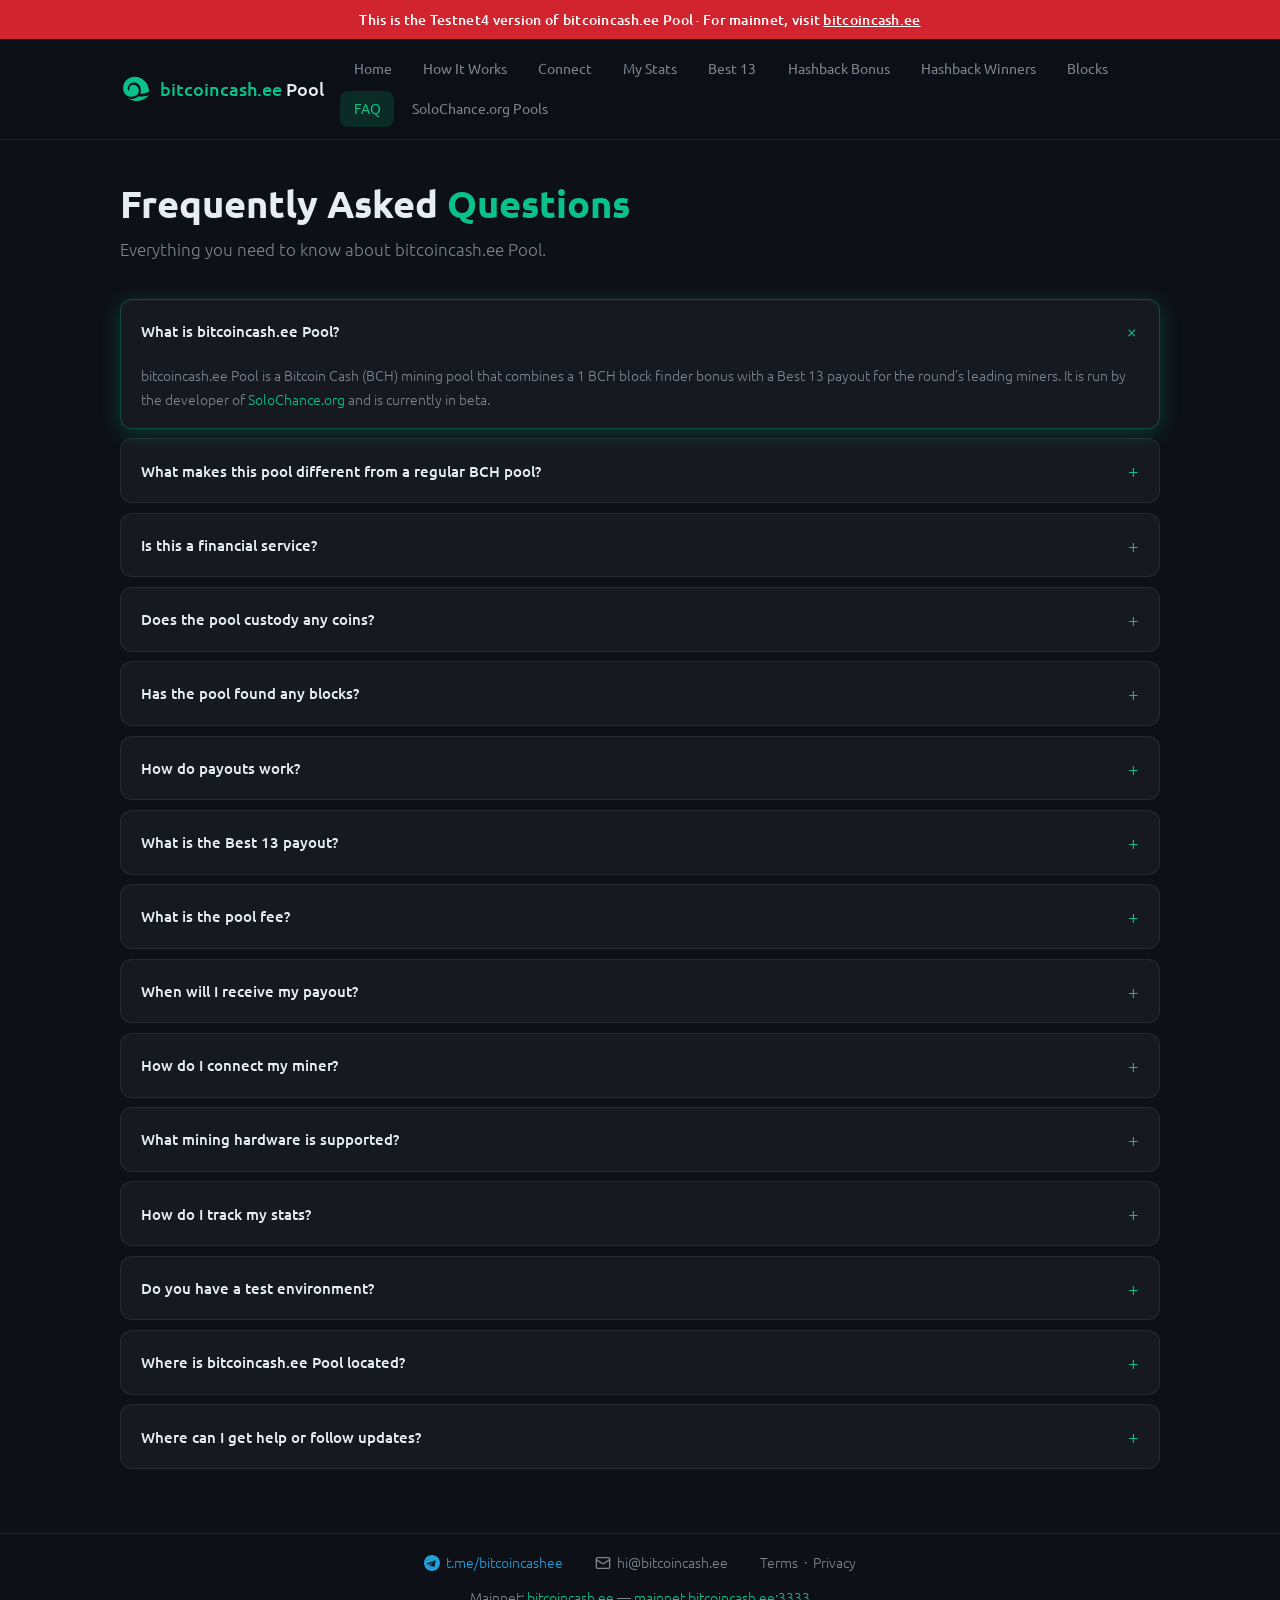
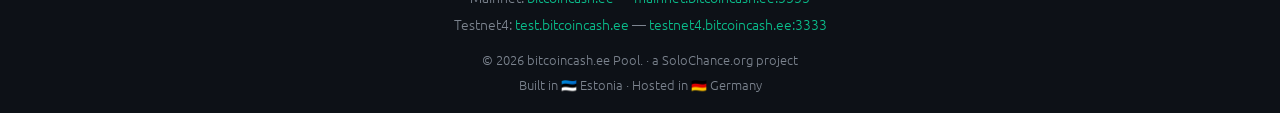
<file: faq.html>
<!DOCTYPE html>
<html lang="en">
<head>
  <meta charset="UTF-8" />
  <meta name="viewport" content="width=device-width, initial-scale=1.0" />
  <title>FAQ — bitcoincash.ee Pool | Bitcoin Cash Mining Pool</title>
  <meta name="description" content="Frequently asked questions about bitcoincash.ee Pool — how payouts work, fees, hardware, the Best 13 payout, and how to connect your miner." />
  <meta name="robots" content="noindex, follow" />
  <meta property="og:title" content="FAQ — bitcoincash.ee Pool" />
  <meta property="og:description" content="Everything you need to know about bitcoincash.ee Pool — payouts, fees, hardware support, and how to get started mining Bitcoin Cash." />
  <meta property="og:url" content="https://test.bitcoincash.ee/faq.html" />
  <meta property="og:type" content="website" />
  <meta property="og:site_name" content="bitcoincash.ee Pool" />
  <meta name="twitter:card" content="summary_large_image" />
  <meta name="twitter:title" content="FAQ — bitcoincash.ee Pool" />
  <meta name="twitter:description" content="Frequently asked questions about bitcoincash.ee Pool — how payouts work, fees, hardware, the Best 13 payout, and how to connect your miner." />
  <link rel="canonical" href="https://test.bitcoincash.ee/faq.html" />
  <link rel="icon" type="image/x-icon" href="favicon.ico" />
  <link rel="icon" type="image/svg+xml" href="logo.svg" />
  <link rel="apple-touch-icon" href="apple-touch-icon.png" />
  <link rel="preconnect" href="https://fonts.googleapis.com" />
  <link rel="preconnect" href="https://fonts.gstatic.com" crossorigin />
  <link href="https://fonts.googleapis.com/css2?family=Ubuntu:wght@300;400;500;700&family=Ubuntu+Mono&display=swap" rel="stylesheet" />
  <link rel="stylesheet" href="style.css" />
</head>
<body>
<div class="site-topbar">
  <div class="testnet-banner" role="alert">This is the Testnet4 version of bitcoincash.ee Pool &middot; For mainnet, visit <a href="https://bitcoincash.ee" target="_blank" rel="noopener">bitcoincash.ee</a></div>

  <header class="header">
    <div class="container header-inner">
      <a href="/" class="logo">
        <img src="logo.svg" alt="bitcoincash.ee Pool" class="logo-icon" />
        <span class="logo-text"><span class="accent">bitcoincash.ee</span> Pool</span>
      </a>
      <nav class="nav">
        <a href="/" class="nav-btn">Home</a>
        <a href="/how-it-works.html" class="nav-btn">How It Works</a>
        <a href="/#connect" class="nav-btn">Connect</a>
        <a href="/#mystats" class="nav-btn">My Stats</a>
        <a href="/#bestshares" class="nav-btn">Best 13</a>
        <a href="/hashback-bonus.html" class="nav-btn">Hashback Bonus</a>
        <a href="/hashback-winners.html" class="nav-btn">Hashback Winners</a>
        <a href="/#blocks" class="nav-btn">Blocks</a>
        <a href="/faq.html" class="nav-btn active">FAQ</a>
        <a href="/solochance-pools.html" class="nav-btn">SoloChance.org Pools</a>
      </nav>
    </div>
  </header>
  </div>

  <main class="container">

    <div class="hero">
      <h1>Frequently Asked <span class="accent">Questions</span></h1>
      <p class="hero-sub">Everything you need to know about bitcoincash.ee Pool.</p>
    </div>

    <div class="faq-list">

      <details class="faq-item" open>
        <summary>What is bitcoincash.ee Pool?</summary>
        <p>bitcoincash.ee Pool is a Bitcoin Cash (BCH) mining pool that combines a 1 BCH block finder bonus with a Best 13 payout for the round's leading miners. It is run by the developer of <a href="https://solochance.org" target="_blank" rel="noopener">SoloChance.org</a> and is currently in beta.</p>
      </details>

      <details class="faq-item">
        <summary>What makes this pool different from a regular BCH pool?</summary>
        <p>Most mining pools fall into one of two camps: <strong>solo pools</strong>, where you chase the full block reward alone with no guarantees, or <strong>proportional pools</strong>, where rewards are shared steadily but there is nothing to get excited about.</p>
        <p>bitcoincash.ee Pool takes a different approach: each round, the <strong>13 highest-difficulty shares</strong> get paid — 1st place takes the largest cut, down through 13th. And on top of that, whoever finds the block walks away with an extra <strong>1 BCH bonus</strong> paid directly to them. Push a high enough share and you're on the board; find the block and you take home even more.</p>
      </details>

      <details class="faq-item">
        <summary>Is this a financial service?</summary>
        <p>No — bitcoincash.ee Pool is mining pool software and a coinbase distribution service, not a financial service in any way. It does not accept deposits, hold balances, or manage funds on anyone's behalf. Both the finder bonus and each round's Best 13 payouts are placed directly as outputs in the block's own coinbase transaction by the pool software the moment a block is found — the pool itself is never a party to that transfer.</p>
      </details>

      <details class="faq-item">
        <summary>Does the pool custody any coins?</summary>
        <p>No, it does not custody any coins in any way. Payment is enforced by Bitcoin Cash's own consensus rules through the coinbase transaction, not by the pool operator — the pool software never holds, controls, or has the ability to move, withhold, or redirect any coins at any point.</p>
      </details>

      <details class="faq-item">
        <summary>Has the pool found any blocks?</summary>
        <p>Yes — the first block was found on August 9, 2026 at 23:18:42, as block #963375. See it and every block found since on the <a href="/#blocks">Blocks page</a>.</p>
      </details>

      <details class="faq-item">
        <summary>How do payouts work?</summary>
        <p>Every time a block is found, three things happen:</p>
        <ol class="faq-ol">
          <li><strong>2%</strong> of the full block reward (Block Reward + Tx Fees) goes to the pool fee.</li>
          <li><strong>1 BCH</strong> is then paid to the miner who found the block, directly in the block's coinbase.</li>
          <li>Whatever remains is split among the round's <strong>Best 13</strong> — the 13 highest-difficulty shares submitted since the last block: 1st gets 38.3%, 2nd 23.6%, 3rd 14.6%, and 4th–13th get 2.35% each.</li>
        </ol>
        <p>The block finder receives the 1 BCH bonus, plus — since a winning share is also the round's best share — their own 1st-place cut of the Best 13 payout, all in that same coinbase transaction. It's fully trustless — no pool-side ledger to trust, and no ongoing bookkeeping.</p>
      </details>

      <details class="faq-item">
        <summary>What is the Best 13 payout?</summary>
        <p>Instead of paying every miner a small proportional amount, each round the pool ranks every share submitted since the last block by difficulty and pays out the 13 highest — 1st place gets 38.3% of the pot, 2nd 23.6%, 3rd 14.6%, and 4th through 13th get 2.35% each. One block found starts a new round; the next block found closes it and triggers the payout. Track the live standings on the <a href="/#bestshares">Best 13 page</a>.</p>
      </details>

      <details class="faq-item">
        <summary>What is the pool fee?</summary>
        <p>The pool fee is a flat <strong>2%</strong> of the full block reward (Block Reward + Tx Fees), taken before the 1 BCH finder bonus and the Best 13 payout are calculated.</p>
      </details>

      <details class="faq-item">
        <summary>When will I receive my payout?</summary>
        <p>There's no separate "sending" step — both the 1 BCH finder bonus and your Best 13 payout are placed directly as outputs in that block's own coinbase transaction the moment it's found. Coinbase outputs are spendable after 100 confirmations (~16.5 hours), per standard Bitcoin rules, and there's no ongoing bookkeeping to wait on.</p>
      </details>

      <details class="faq-item">
        <summary>How do I connect my miner?</summary>
        <p>Point your miner at <code>testnet4.bitcoincash.ee:3333</code>. Use your BCH address as the username, optionally followed by a worker name: <code>YOUR_BCH_ADDRESS.workername</code>. Password is <code>x</code>. See the <a href="/#connect">Connect page</a> for full examples including Bitaxe.</p>
      </details>

      <details class="faq-item">
        <summary>What mining hardware is supported?</summary>
        <p>Any SHA-256 mining hardware works — ASICs (Antminer, Whatsminer, Bitaxe, nerdQAxe, etc.) and CPU miners (cpuminer-opt). BCH uses the same SHA-256 algorithm as Bitcoin.</p>
      </details>

      <details class="faq-item">
        <summary>How do I track my stats?</summary>
        <p>Go to the <a href="/#mystats">My Stats</a> page and enter your BCH address. It will show your hashrate, shares, and last activity. Stats are only available once the pool node finishes syncing.</p>
      </details>

      <details class="faq-item">
        <summary>Do you have a test environment?</summary>
        <p>Yes — a Testnet4 version of the pool is always running, using the exact same pool software as production. The only difference is it's connected to a testnet4 node instead of mainnet. You can test mining against it at <a href="https://test.bitcoincash.ee" target="_blank" rel="noopener">test.bitcoincash.ee</a>, and view found test blocks at <a href="https://test.bitcoincash.ee/#blocks" target="_blank" rel="noopener">test.bitcoincash.ee/#blocks</a>.</p>
      </details>

      <details class="faq-item">
        <summary>Where is bitcoincash.ee Pool located?</summary>
        <p>The pool server runs in Frankfurt, Germany. Invoicing and domain purchases are handled through Estonia, thanks to the <a href="https://e-resident.gov.ee" target="_blank" rel="noopener">Estonian e-Residency</a> programme, which allows individuals to access EU digital services without being a resident. The operator lives somewhere else.</p>
      </details>

      <details class="faq-item">
        <summary>Where can I get help or follow updates?</summary>
        <p>Join our Telegram group: <a href="https://t.me/bitcoincashee" target="_blank" rel="noopener">t.me/bitcoincashee</a>, or email us at <a href="mailto:hi@bitcoincash.ee">hi@bitcoincash.ee</a>.</p>
      </details>

    </div>

  </main>

  <footer class="footer">
    <div class="container footer-inner">
      <a href="https://t.me/bitcoincashee" target="_blank" rel="noopener" class="tg-footer-link">
        <svg viewBox="0 0 24 24" fill="currentColor" width="16" height="16"><path d="M12 0C5.373 0 0 5.373 0 12s5.373 12 12 12 12-5.373 12-12S18.627 0 12 0zm5.562 8.248-1.97 9.289c-.145.658-.537.818-1.084.508l-3-2.21-1.447 1.394c-.16.16-.295.295-.605.295l.213-3.053 5.56-5.023c.242-.213-.054-.333-.373-.12L7.17 14.498l-2.95-.924c-.64-.204-.657-.64.136-.948l11.57-4.461c.537-.194 1.006.131.836.083z"/></svg>
        t.me/bitcoincashee
      </a>
      <a href="mailto:hi@bitcoincash.ee" class="email-footer-link">
        <svg viewBox="0 0 24 24" fill="none" stroke="currentColor" stroke-width="2" stroke-linecap="round" stroke-linejoin="round" width="16" height="16"><rect x="2" y="4" width="20" height="16" rx="2"/><path d="m22 7-8.97 5.7a1.94 1.94 0 0 1-2.06 0L2 7"/></svg>
        hi@bitcoincash.ee
      </a>
      <span class="muted">
        <a href="/terms.html" style="color:var(--muted);text-decoration:none;transition:color .2s" onmouseover="this.style.color='var(--accent)'" onmouseout="this.style.color='var(--muted)'">Terms</a>
        &nbsp;·&nbsp;
        <a href="/privacy.html" style="color:var(--muted);text-decoration:none;transition:color .2s" onmouseover="this.style.color='var(--accent)'" onmouseout="this.style.color='var(--muted)'">Privacy</a>
      </span>
    </div>
    <div class="container footer-networks">
      <div>Mainnet: <a href="https://bitcoincash.ee" target="_blank" rel="noopener" style="color:var(--accent);text-decoration:none">bitcoincash.ee</a> &mdash; <span class="accent">mainnet.bitcoincash.ee:3333</span></div>
      <div>Testnet4: <a href="/" style="color:var(--accent);text-decoration:none">test.bitcoincash.ee</a> &mdash; <span class="accent">testnet4.bitcoincash.ee:3333</span></div>
    </div>
    <div class="container footer-bottom">
      <div>&copy; 2026 bitcoincash.ee Pool. &middot; a <a href="https://solochance.org" target="_blank" rel="noopener" class="footer-solochance-link">SoloChance.org</a> project</div>
      <div>Built in 🇪🇪 Estonia &middot; Hosted in 🇩🇪 Germany</div>
    </div>
  </footer>

  <script type="application/ld+json">
  {
    "@context": "https://schema.org",
    "@type": "FAQPage",
    "@id": "https://test.bitcoincash.ee/faq.html#faqpage",
    "url": "https://test.bitcoincash.ee/faq.html",
    "name": "FAQ — bitcoincash.ee Pool",
    "mainEntity": [
      {
        "@type": "Question",
        "name": "What is bitcoincash.ee Pool?",
        "acceptedAnswer": {
          "@type": "Answer",
          "text": "bitcoincash.ee Pool is a Bitcoin Cash (BCH) mining pool that combines a 1 BCH block finder bonus with a Best 13 payout for the round's leading miners. It is run by the developer of SoloChance.org and is currently in beta."
        }
      },
      {
        "@type": "Question",
        "name": "What makes this pool different from a regular BCH pool?",
        "acceptedAnswer": {
          "@type": "Answer",
          "text": "Most mining pools fall into one of two camps: solo pools, where you chase the full block reward alone with no guarantees, or proportional pools, where rewards are shared steadily but there is nothing to get excited about. bitcoincash.ee Pool takes a different approach: each round, the 13 highest-difficulty shares get paid \u2014 1st place takes the largest cut, down through 13th. And on top of that, whoever finds the block walks away with an extra 1 BCH bonus paid directly to them. Push a high enough share and you're on the board; find the block and you take home even more."
        }
      },
      {
        "@type": "Question",
        "name": "Is this a financial service?",
        "acceptedAnswer": {
          "@type": "Answer",
          "text": "No \u2014 bitcoincash.ee Pool is mining pool software and a coinbase distribution service, not a financial service in any way. It does not accept deposits, hold balances, or manage funds on anyone's behalf. Both the finder bonus and each round's Best 13 payouts are placed directly as outputs in the block's own coinbase transaction by the pool software the moment a block is found \u2014 the pool itself is never a party to that transfer."
        }
      },
      {
        "@type": "Question",
        "name": "Does the pool custody any coins?",
        "acceptedAnswer": {
          "@type": "Answer",
          "text": "No, it does not custody any coins in any way. Payment is enforced by Bitcoin Cash's own consensus rules through the coinbase transaction, not by the pool operator \u2014 the pool software never holds, controls, or has the ability to move, withhold, or redirect any coins at any point."
        }
      },
      {
        "@type": "Question",
        "name": "Has the pool found any blocks?",
        "acceptedAnswer": {
          "@type": "Answer",
          "text": "Yes \u2014 the first block was found on August 9, 2026 at 23:18:42, as block #963375. See it and every block found since on the Blocks page."
        }
      },
      {
        "@type": "Question",
        "name": "How do payouts work?",
        "acceptedAnswer": {
          "@type": "Answer",
          "text": "Every time a block is found, three things happen: 2% of the full block reward (Block Reward + Tx Fees) goes to the pool fee; 1 BCH is then paid to the miner who found the block, directly in the block's coinbase; whatever remains is split among the round's Best 13 \u2014 the 13 highest-difficulty shares submitted since the last block: 1st gets 38.3%, 2nd 23.6%, 3rd 14.6%, and 4th\u201313th get 2.35% each. The block finder receives the 1 BCH bonus, plus \u2014 since a winning share is also the round's best share \u2014 their own 1st-place cut of the Best 13 payout, all in that same coinbase transaction. It's fully trustless \u2014 no pool-side ledger to trust, and no ongoing bookkeeping."
        }
      },
      {
        "@type": "Question",
        "name": "What is the Best 13 payout?",
        "acceptedAnswer": {
          "@type": "Answer",
          "text": "Instead of paying every miner a small proportional amount, each round the pool ranks every share submitted since the last block by difficulty and pays out the 13 highest \u2014 1st place gets 38.3% of the pot, 2nd 23.6%, 3rd 14.6%, and 4th through 13th get 2.35% each. One block found starts a new round; the next block found closes it and triggers the payout."
        }
      },
      {
        "@type": "Question",
        "name": "What is the pool fee?",
        "acceptedAnswer": {
          "@type": "Answer",
          "text": "The pool fee is a flat 2% of the full block reward (Block Reward + Tx Fees), taken before the 1 BCH finder bonus and the Best 13 payout are calculated."
        }
      },
      {
        "@type": "Question",
        "name": "When will I receive my payout?",
        "acceptedAnswer": {
          "@type": "Answer",
          "text": "There's no separate \"sending\" step \u2014 both the 1 BCH finder bonus and your Best 13 payout are placed directly as outputs in that block's own coinbase transaction the moment it's found. Coinbase outputs are spendable after 100 confirmations (~16.5 hours), per standard Bitcoin rules, and there's no ongoing bookkeeping to wait on."
        }
      },
      {
        "@type": "Question",
        "name": "How do I connect my miner?",
        "acceptedAnswer": {
          "@type": "Answer",
          "text": "Point your miner at testnet4.bitcoincash.ee:3333. Use your BCH address as the username, optionally followed by a worker name: YOUR_BCH_ADDRESS.workername. Password is x. See the Connect page for full examples including Bitaxe."
        }
      },
      {
        "@type": "Question",
        "name": "What mining hardware is supported?",
        "acceptedAnswer": {
          "@type": "Answer",
          "text": "Any SHA-256 mining hardware works \u2014 ASICs (Antminer, Whatsminer, Bitaxe, nerdQAxe, etc.) and CPU miners (cpuminer-opt). BCH uses the same SHA-256 algorithm as Bitcoin."
        }
      },
      {
        "@type": "Question",
        "name": "How do I track my stats?",
        "acceptedAnswer": {
          "@type": "Answer",
          "text": "Go to the My Stats page and enter your BCH address. It will show your hashrate, shares, and last activity. Stats are only available once the pool node finishes syncing."
        }
      },
      {
        "@type": "Question",
        "name": "Do you have a test environment?",
        "acceptedAnswer": {
          "@type": "Answer",
          "text": "Yes \u2014 a Testnet4 version of the pool is always running, using the exact same pool software as production. The only difference is it's connected to a testnet4 node instead of mainnet. You can test mining against it at test.bitcoincash.ee, and view found test blocks at test.bitcoincash.ee/#blocks."
        }
      },
      {
        "@type": "Question",
        "name": "Where is bitcoincash.ee Pool located?",
        "acceptedAnswer": {
          "@type": "Answer",
          "text": "The pool server runs in Frankfurt, Germany. Invoicing and domain purchases are handled through Estonia, thanks to the Estonian e-Residency programme, which allows individuals to access EU digital services without being a resident. The operator lives somewhere else."
        }
      },
      {
        "@type": "Question",
        "name": "Where can I get help or follow updates?",
        "acceptedAnswer": {
          "@type": "Answer",
          "text": "Join our Telegram group: t.me/bitcoincashee, or email us at hi@bitcoincash.ee."
        }
      }
    ]
  }
  </script>
</body>
</html>
</file>
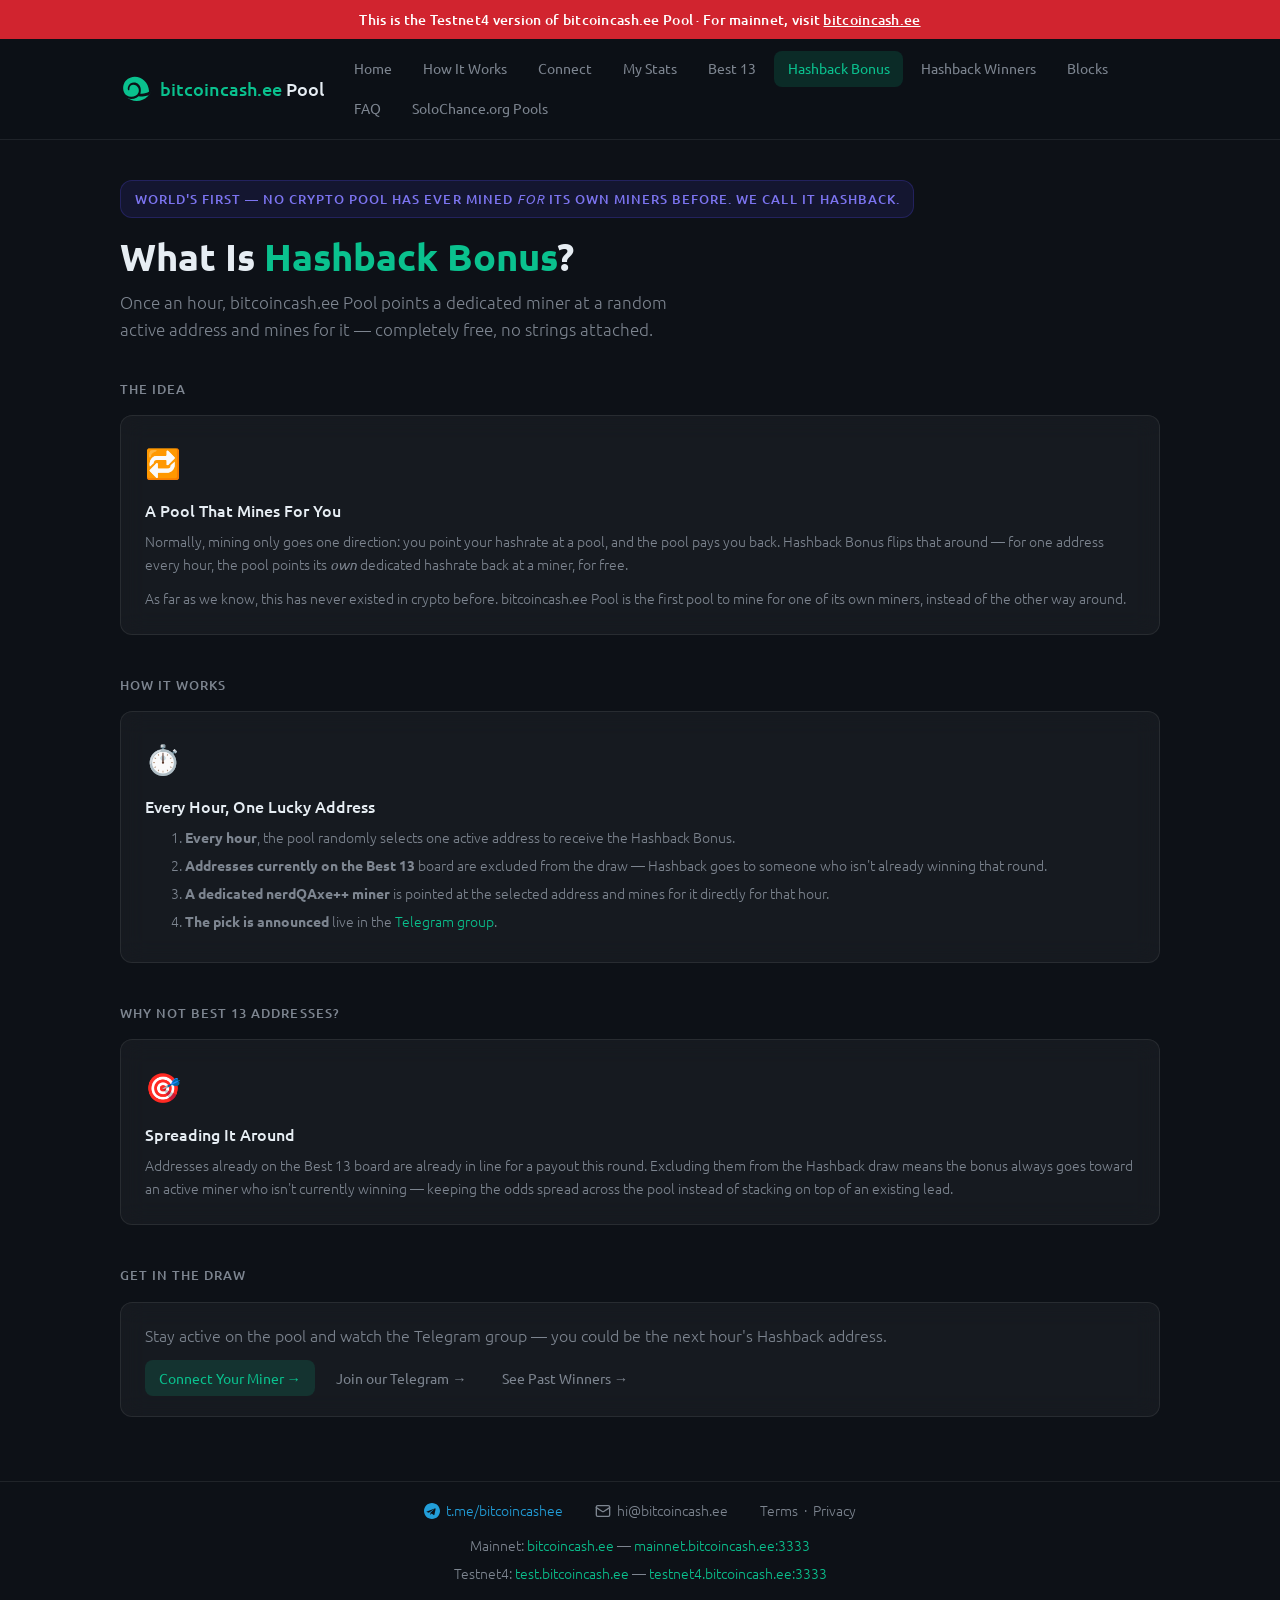
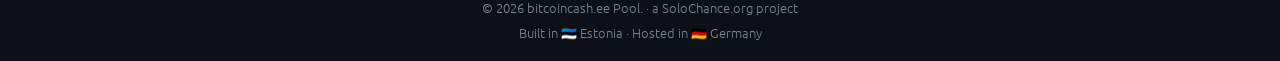
<file: hashback-bonus.html>
<!DOCTYPE html>
<html lang="en">
<head>
  <meta charset="UTF-8" />
  <meta name="viewport" content="width=device-width, initial-scale=1.0" />
  <title>Hashback Bonus — bitcoincash.ee Pool | Bitcoin Cash Mining Pool</title>
  <meta name="description" content="Hashback Bonus: the world's first crypto pool that mines for your address. Every hour, a dedicated nerdQAxe++ miner mines for a random active address that isn't in the Best 13." />
  <meta name="robots" content="noindex, follow" />
  <meta property="og:title" content="Hashback Bonus — bitcoincash.ee Pool" />
  <meta property="og:description" content="The world's first crypto pool that mines for your address. Every hour, a dedicated nerdQAxe++ miner mines for a random active address that isn't in the Best 13." />
  <meta property="og:url" content="https://test.bitcoincash.ee/hashback-bonus.html" />
  <meta property="og:type" content="website" />
  <meta property="og:site_name" content="bitcoincash.ee Pool" />
  <meta name="twitter:card" content="summary_large_image" />
  <meta name="twitter:title" content="Hashback Bonus — bitcoincash.ee Pool" />
  <meta name="twitter:description" content="The world's first crypto pool that mines for your address. Every hour, a dedicated nerdQAxe++ miner mines for a random active address that isn't in the Best 13." />
  <link rel="canonical" href="https://test.bitcoincash.ee/hashback-bonus.html" />
  <link rel="icon" type="image/x-icon" href="favicon.ico" />
  <link rel="icon" type="image/svg+xml" href="logo.svg" />
  <link rel="apple-touch-icon" href="apple-touch-icon.png" />
  <link rel="preconnect" href="https://fonts.googleapis.com" />
  <link rel="preconnect" href="https://fonts.gstatic.com" crossorigin />
  <link href="https://fonts.googleapis.com/css2?family=Ubuntu:wght@300;400;500;700&family=Ubuntu+Mono&display=swap" rel="stylesheet" />
  <link rel="stylesheet" href="style.css" />
</head>
<body>
<div class="site-topbar">
  <div class="testnet-banner" role="alert">This is the Testnet4 version of bitcoincash.ee Pool &middot; For mainnet, visit <a href="https://bitcoincash.ee" target="_blank" rel="noopener">bitcoincash.ee</a></div>

  <header class="header">
    <div class="container header-inner">
      <a href="/" class="logo">
        <img src="logo.svg" alt="bitcoincash.ee Pool" class="logo-icon" />
        <span class="logo-text"><span class="accent">bitcoincash.ee</span> Pool</span>
      </a>
      <nav class="nav">
        <a href="/" class="nav-btn">Home</a>
        <a href="/how-it-works.html" class="nav-btn">How It Works</a>
        <a href="/#connect" class="nav-btn">Connect</a>
        <a href="/#mystats" class="nav-btn">My Stats</a>
        <a href="/#bestshares" class="nav-btn">Best 13</a>
        <a href="/hashback-bonus.html" class="nav-btn active">Hashback Bonus</a>
        <a href="/hashback-winners.html" class="nav-btn">Hashback Winners</a>
        <a href="/#blocks" class="nav-btn">Blocks</a>
        <a href="/faq.html" class="nav-btn">FAQ</a>
        <a href="/solochance-pools.html" class="nav-btn">SoloChance.org Pools</a>
      </nav>
    </div>
  </header>
  </div>

  <main class="container">

    <div class="hero">
      <div class="byline">
        <span class="byline-part">World's first &mdash; no crypto pool has ever mined <em>for</em> its own miners before. We call it Hashback.</span>
      </div>
      <h1>What Is <span class="accent">Hashback Bonus</span>?</h1>
      <p class="hero-sub">Once an hour, bitcoincash.ee Pool points a dedicated miner at a random active address and mines for it &mdash; completely free, no strings attached.</p>
    </div>

    <div class="section-title" style="margin-top:2rem">The Idea</div>
    <div class="card info-card">
      <div class="info-icon">🔁</div>
      <div class="info-title">A Pool That Mines For You</div>
      <div class="info-desc">
        <p>Normally, mining only goes one direction: you point your hashrate at a pool, and the pool pays you back. Hashback Bonus flips that around &mdash; for one address every hour, the pool points its <em>own</em> dedicated hashrate back at a miner, for free.</p>
        <p style="margin-top:.65rem">As far as we know, this has never existed in crypto before. bitcoincash.ee Pool is the first pool to mine for one of its own miners, instead of the other way around.</p>
      </div>
    </div>

    <div class="section-title" style="margin-top:2.5rem">How It Works</div>
    <div class="card info-card">
      <div class="info-icon">⏱️</div>
      <div class="info-title">Every Hour, One Lucky Address</div>
      <div class="info-desc">
        <ol class="faq-ol">
          <li><strong>Every hour</strong>, the pool randomly selects one active address to receive the Hashback Bonus.</li>
          <li><strong>Addresses currently on the Best 13</strong> board are excluded from the draw &mdash; Hashback goes to someone who isn't already winning that round.</li>
          <li><strong>A dedicated nerdQAxe++ miner</strong> is pointed at the selected address and mines for it directly for that hour.</li>
          <li><strong>The pick is announced</strong> live in the <a href="https://t.me/bitcoincashee" target="_blank" rel="noopener">Telegram group</a>.</li>
        </ol>
      </div>
    </div>

    <div class="section-title" style="margin-top:2.5rem">Why Not Best 13 Addresses?</div>
    <div class="card info-card">
      <div class="info-icon">🎯</div>
      <div class="info-title">Spreading It Around</div>
      <div class="info-desc">
        <p>Addresses already on the Best 13 board are already in line for a payout this round. Excluding them from the Hashback draw means the bonus always goes toward an active miner who isn't currently winning &mdash; keeping the odds spread across the pool instead of stacking on top of an existing lead.</p>
      </div>
    </div>

    <div class="section-title" style="margin-top:2.5rem">Get In the Draw</div>
    <div class="card" style="display:flex;flex-wrap:wrap;gap:.75rem;align-items:center;justify-content:space-between">
      <p style="color:var(--muted);margin:0">Stay active on the pool and watch the Telegram group &mdash; you could be the next hour's Hashback address.</p>
      <div style="display:flex;gap:.5rem;flex-wrap:wrap">
        <a href="/#connect" class="nav-btn" style="background:var(--accent-dim);color:var(--accent)">Connect Your Miner →</a>
        <a href="https://t.me/bitcoincashee" target="_blank" rel="noopener" class="nav-btn">Join our Telegram →</a>
        <a href="/hashback-winners.html" class="nav-btn">See Past Winners →</a>
      </div>
    </div>

  </main>

  <footer class="footer">
    <div class="container footer-inner">
      <a href="https://t.me/bitcoincashee" target="_blank" rel="noopener" class="tg-footer-link">
        <svg viewBox="0 0 24 24" fill="currentColor" width="16" height="16"><path d="M12 0C5.373 0 0 5.373 0 12s5.373 12 12 12 12-5.373 12-12S18.627 0 12 0zm5.562 8.248-1.97 9.289c-.145.658-.537.818-1.084.508l-3-2.21-1.447 1.394c-.16.16-.295.295-.605.295l.213-3.053 5.56-5.023c.242-.213-.054-.333-.373-.12L7.17 14.498l-2.95-.924c-.64-.204-.657-.64.136-.948l11.57-4.461c.537-.194 1.006.131.836.083z"/></svg>
        t.me/bitcoincashee
      </a>
      <a href="mailto:hi@bitcoincash.ee" class="email-footer-link">
        <svg viewBox="0 0 24 24" fill="none" stroke="currentColor" stroke-width="2" stroke-linecap="round" stroke-linejoin="round" width="16" height="16"><rect x="2" y="4" width="20" height="16" rx="2"/><path d="m22 7-8.97 5.7a1.94 1.94 0 0 1-2.06 0L2 7"/></svg>
        hi@bitcoincash.ee
      </a>
      <span class="muted">
        <a href="/terms.html" style="color:var(--muted);text-decoration:none;transition:color .2s" onmouseover="this.style.color='var(--accent)'" onmouseout="this.style.color='var(--muted)'">Terms</a>
        &nbsp;·&nbsp;
        <a href="/privacy.html" style="color:var(--muted);text-decoration:none;transition:color .2s" onmouseover="this.style.color='var(--accent)'" onmouseout="this.style.color='var(--muted)'">Privacy</a>
      </span>
    </div>
    <div class="container footer-networks">
      <div>Mainnet: <a href="https://bitcoincash.ee" target="_blank" rel="noopener" style="color:var(--accent);text-decoration:none">bitcoincash.ee</a> &mdash; <span class="accent">mainnet.bitcoincash.ee:3333</span></div>
      <div>Testnet4: <a href="/" style="color:var(--accent);text-decoration:none">test.bitcoincash.ee</a> &mdash; <span class="accent">testnet4.bitcoincash.ee:3333</span></div>
    </div>
    <div class="container footer-bottom">
      <div>&copy; 2026 bitcoincash.ee Pool. &middot; a <a href="https://solochance.org" target="_blank" rel="noopener" class="footer-solochance-link">SoloChance.org</a> project</div>
      <div>Built in 🇪🇪 Estonia &middot; Hosted in 🇩🇪 Germany</div>
    </div>
  </footer>
</body>
</html>
</file>
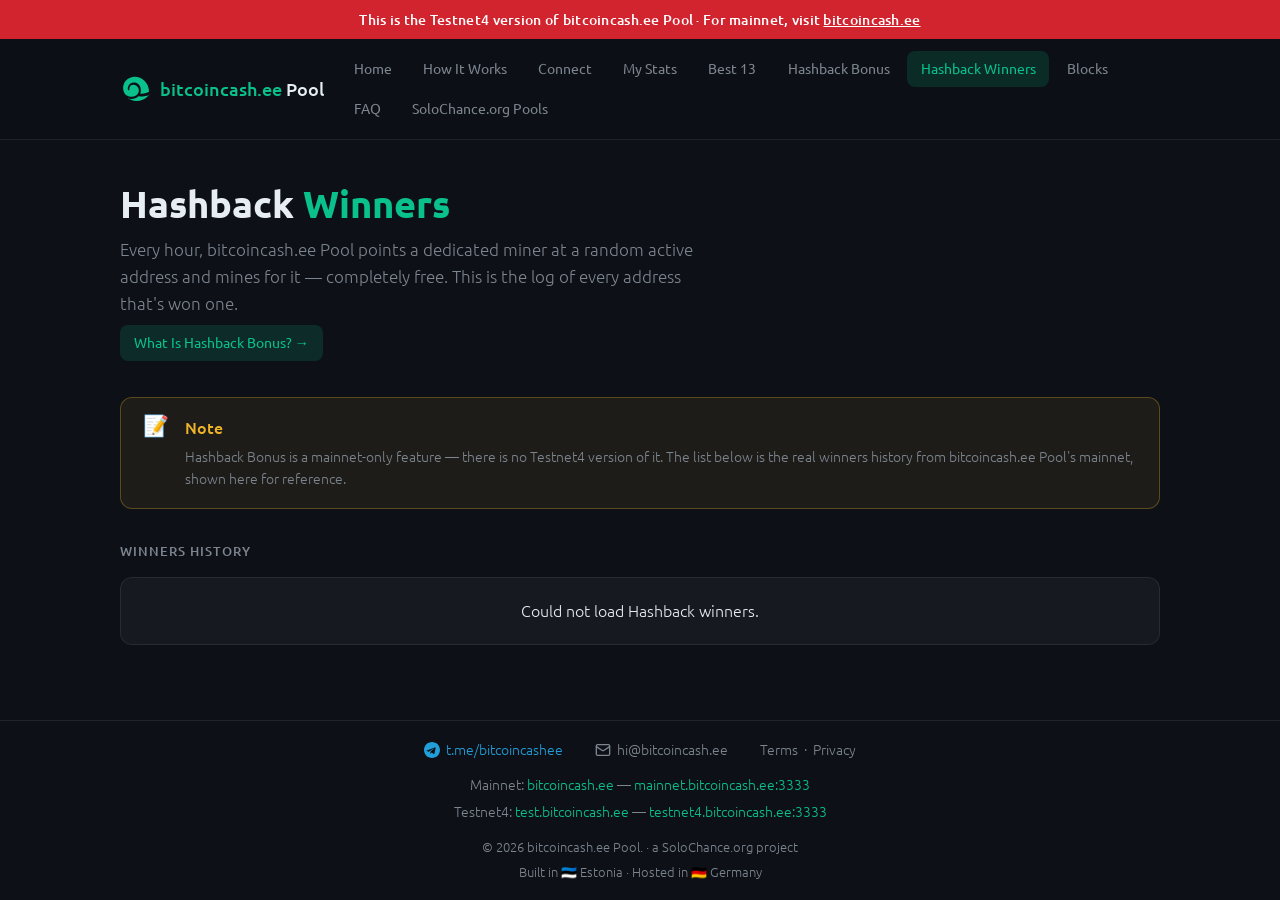
<file: hashback-winners.html>
<!DOCTYPE html>
<html lang="en">
<head>
  <meta charset="UTF-8" />
  <meta name="viewport" content="width=device-width, initial-scale=1.0" />
  <title>Hashback Winners — bitcoincash.ee Pool | Bitcoin Cash Mining Pool</title>
  <meta name="description" content="Every address that has won the Hashback Bonus — the free hourly hashrate giveaway from bitcoincash.ee Pool's mainnet." />
  <meta name="robots" content="noindex, follow" />
  <meta property="og:title" content="Hashback Winners — bitcoincash.ee Pool" />
  <meta property="og:description" content="Every address that has won the Hashback Bonus — the free hourly hashrate giveaway from bitcoincash.ee Pool's mainnet." />
  <meta property="og:url" content="https://test.bitcoincash.ee/hashback-winners.html" />
  <meta property="og:type" content="website" />
  <meta property="og:site_name" content="bitcoincash.ee Pool" />
  <meta name="twitter:card" content="summary_large_image" />
  <meta name="twitter:title" content="Hashback Winners — bitcoincash.ee Pool" />
  <meta name="twitter:description" content="Every address that has won the Hashback Bonus — the free hourly hashrate giveaway from bitcoincash.ee Pool's mainnet." />
  <link rel="canonical" href="https://test.bitcoincash.ee/hashback-winners.html" />
  <link rel="icon" type="image/x-icon" href="favicon.ico" />
  <link rel="icon" type="image/svg+xml" href="logo.svg" />
  <link rel="apple-touch-icon" href="apple-touch-icon.png" />
  <link rel="preconnect" href="https://fonts.googleapis.com" />
  <link rel="preconnect" href="https://fonts.gstatic.com" crossorigin />
  <link href="https://fonts.googleapis.com/css2?family=Ubuntu:wght@300;400;500;700&family=Ubuntu+Mono&display=swap" rel="stylesheet" />
  <link rel="stylesheet" href="style.css" />
  <style>
    /* .workers-table assumes the address is the first column (it gets the
       accent/monospace/left-align treatment there) — here it's the second
       column instead, so those rules need to be reapplied explicitly. */
    #hashback-table td:nth-child(2) {
      text-align: left;
      color: var(--muted);
    }
    #hashback-table td:nth-child(2) a.bs-address {
      color: inherit;
      text-decoration: none;
    }
    #hashback-table td:nth-child(2) a.bs-address:hover {
      color: var(--accent);
      text-decoration: underline;
    }

    /* Match the Best 13 table's look: a subtle hover highlight per row, and
       the same green-tinted stat columns treatment. */
    #hashback-table tbody td { transition: background .15s; }
    #hashback-table tbody tr:hover td { background: rgba(255, 255, 255, 0.04); }
    #hashback-table .col-bs { background: rgba(10, 193, 142, 0.025); }
    #hashback-table thead .col-bs { border-top: 2px solid rgba(10, 193, 142, 0.18); }

    #hashback-table thead .hb-sortable {
      cursor: pointer;
      user-select: none;
      white-space: nowrap;
    }
    #hashback-table thead .hb-sortable:hover { color: var(--accent); }

    /* The in-progress hour's hashrate/best share aren't finalized yet, so a
       spinning gear stands in for the number until the hour completes. */
    .hb-gear {
      display: inline-block;
      animation: hb-gear-spin 2s linear infinite;
    }
    @keyframes hb-gear-spin {
      from { transform: rotate(0deg); }
      to   { transform: rotate(360deg); }
    }
  </style>
</head>
<body>
<div class="site-topbar">
  <div class="testnet-banner" role="alert">This is the Testnet4 version of bitcoincash.ee Pool &middot; For mainnet, visit <a href="https://bitcoincash.ee" target="_blank" rel="noopener">bitcoincash.ee</a></div>

  <header class="header">
    <div class="container header-inner">
      <a href="/" class="logo">
        <img src="logo.svg" alt="bitcoincash.ee Pool" class="logo-icon" />
        <span class="logo-text"><span class="accent">bitcoincash.ee</span> Pool</span>
      </a>
      <nav class="nav">
        <a href="/" class="nav-btn">Home</a>
        <a href="/how-it-works.html" class="nav-btn">How It Works</a>
        <a href="/#connect" class="nav-btn">Connect</a>
        <a href="/#mystats" class="nav-btn">My Stats</a>
        <a href="/#bestshares" class="nav-btn">Best 13</a>
        <a href="/hashback-bonus.html" class="nav-btn">Hashback Bonus</a>
        <a href="/hashback-winners.html" class="nav-btn active">Hashback Winners</a>
        <a href="/#blocks" class="nav-btn">Blocks</a>
        <a href="/faq.html" class="nav-btn">FAQ</a>
        <a href="/solochance-pools.html" class="nav-btn">SoloChance.org Pools</a>
      </nav>
    </div>
  </header>
  </div>

  <main class="container">

    <div class="hero">
      <h1>Hashback <span class="accent">Winners</span></h1>
      <p class="hero-sub">Every hour, bitcoincash.ee Pool points a dedicated miner at a random active address and mines for it &mdash; completely free. This is the log of every address that's won one.</p>
      <a href="/hashback-bonus.html" class="nav-btn" style="display:inline-block;margin-top:.5rem;background:var(--accent-dim);color:var(--accent)">What Is Hashback Bonus? →</a>
    </div>

    <div class="disclaimer" style="margin-top:1.5rem">
      <span class="disclaimer-icon">📝</span>
      <div>
        <strong>Note</strong>
        <p>Hashback Bonus is a mainnet-only feature &mdash; there is no Testnet4 version of it. The list below is the real winners history from bitcoincash.ee Pool's mainnet, shown here for reference.</p>
      </div>
    </div>

    <div class="section-title" style="margin-top:2rem">Winners History</div>
    <div class="card">
      <div id="hashback-loading" class="text-center">Loading...</div>
      <div id="hashback-content" class="hidden" style="overflow-x:auto">
        <table id="hashback-table" class="workers-table"></table>
      </div>
    </div>

  </main>

  <footer class="footer">
    <div class="container footer-inner">
      <a href="https://t.me/bitcoincashee" target="_blank" rel="noopener" class="tg-footer-link">
        <svg viewBox="0 0 24 24" fill="currentColor" width="16" height="16"><path d="M12 0C5.373 0 0 5.373 0 12s5.373 12 12 12 12-5.373 12-12S18.627 0 12 0zm5.562 8.248-1.97 9.289c-.145.658-.537.818-1.084.508l-3-2.21-1.447 1.394c-.16.16-.295.295-.605.295l.213-3.053 5.56-5.023c.242-.213-.054-.333-.373-.12L7.17 14.498l-2.95-.924c-.64-.204-.657-.64.136-.948l11.57-4.461c.537-.194 1.006.131.836.083z"/></svg>
        t.me/bitcoincashee
      </a>
      <a href="mailto:hi@bitcoincash.ee" class="email-footer-link">
        <svg viewBox="0 0 24 24" fill="none" stroke="currentColor" stroke-width="2" stroke-linecap="round" stroke-linejoin="round" width="16" height="16"><rect x="2" y="4" width="20" height="16" rx="2"/><path d="m22 7-8.97 5.7a1.94 1.94 0 0 1-2.06 0L2 7"/></svg>
        hi@bitcoincash.ee
      </a>
      <span class="muted">
        <a href="/terms.html" style="color:var(--muted);text-decoration:none;transition:color .2s" onmouseover="this.style.color='var(--accent)'" onmouseout="this.style.color='var(--muted)'">Terms</a>
        &nbsp;·&nbsp;
        <a href="/privacy.html" style="color:var(--muted);text-decoration:none;transition:color .2s" onmouseover="this.style.color='var(--accent)'" onmouseout="this.style.color='var(--muted)'">Privacy</a>
      </span>
    </div>
    <div class="container footer-networks">
      <div>Mainnet: <a href="https://bitcoincash.ee" target="_blank" rel="noopener" style="color:var(--accent);text-decoration:none">bitcoincash.ee</a> &mdash; <span class="accent">mainnet.bitcoincash.ee:3333</span></div>
      <div>Testnet4: <a href="/" style="color:var(--accent);text-decoration:none">test.bitcoincash.ee</a> &mdash; <span class="accent">testnet4.bitcoincash.ee:3333</span></div>
    </div>
    <div class="container footer-bottom">
      <div>&copy; 2026 bitcoincash.ee Pool. &middot; a <a href="https://solochance.org" target="_blank" rel="noopener" class="footer-solochance-link">SoloChance.org</a> project</div>
      <div>Built in 🇪🇪 Estonia &middot; Hosted in 🇩🇪 Germany</div>
    </div>
  </footer>

  <script>
    const HASHBACK_HISTORY_URL = 'https://poolstats.solochance.org/bitcoincashee-hashback-history.json';

    function escapeHtml(str) {
      const div = document.createElement('div');
      div.textContent = str ?? '';
      return div.innerHTML;
    }

    function formatHashbackTimestamp(iso) {
      const d = new Date(iso);
      if (isNaN(d.getTime())) return '—';
      const pad = n => String(n).padStart(2, '0');
      return `${pad(d.getDate())}.${pad(d.getMonth() + 1)}.${d.getFullYear()} ${pad(d.getHours())}:${pad(d.getMinutes())}`;
    }

    function formatHashbackHashrate(hps) {
      if (hps == null || isNaN(hps)) return '—';
      if (hps >= 1e18) return (hps / 1e18).toFixed(2) + ' EH/s';
      if (hps >= 1e15) return (hps / 1e15).toFixed(2) + ' PH/s';
      if (hps >= 1e12) return (hps / 1e12).toFixed(2) + ' TH/s';
      if (hps >= 1e9)  return (hps / 1e9).toFixed(2)  + ' GH/s';
      if (hps >= 1e6)  return (hps / 1e6).toFixed(2)  + ' MH/s';
      if (hps >= 1e3)  return (hps / 1e3).toFixed(2)  + ' KH/s';
      return hps.toFixed(0) + ' H/s';
    }

    function formatHashbackDiff(n) {
      if (n == null || isNaN(n)) return '—';
      if (n >= 1e12) return (n / 1e12).toFixed(2) + 'T';
      if (n >= 1e9)  return (n / 1e9).toFixed(2)  + 'G';
      if (n >= 1e6)  return (n / 1e6).toFixed(2)  + 'M';
      if (n >= 1e3)  return (n / 1e3).toFixed(2)  + 'K';
      return n.toFixed(0);
    }

    // workerName comes back as "<address>.<worker>" — this is just the
    // suffix after the address, i.e. what the miner actually named itself.
    function workerNamePart(address, workerName) {
      if (!workerName) return '—';
      const prefix = address + '.';
      return workerName.startsWith(prefix) ? workerName.slice(prefix.length) : workerName;
    }

    let hbEntries = null; // cached, unsorted — re-sorted in place on header clicks
    let hbSortCol = 'date'; // 'date' | 'hashrate' | 'bestshare' — Date is the default sort
    let hbSortDir = 'desc';

    const HB_SORT_KEYS = {
      date: e => new Date(e.startedAt).getTime(),
      hashrate: e => e.hashrate1h ?? -1,
      bestshare: e => e.bestshare ?? -1,
    };

    function hbSortArrow(col) {
      if (hbSortCol !== col) return '';
      return hbSortDir === 'desc' ? ' ▼' : ' ▲';
    }

    function renderHashbackTable() {
      const table = document.getElementById('hashback-table');
      if (!table || !hbEntries) return;

      const dir = hbSortDir === 'asc' ? 1 : -1;
      const keyFn = HB_SORT_KEYS[hbSortCol];
      const sorted = hbEntries.slice().sort((a, b) => (keyFn(a) - keyFn(b)) * dir);

      // The entry with the most recent startedAt is always the hour that's
      // still in progress — its hashrate/best share haven't been finalized
      // yet, so it gets a "currently working" treatment instead of numbers.
      const current = hbEntries.reduce((max, e) =>
        new Date(e.startedAt) > new Date(max.startedAt) ? e : max, hbEntries[0]);
      const HB_GEAR = '<span class="hb-gear">⚙️</span>';

      const rows = sorted.map(e => {
        const isCurrent = e === current;
        return `
        <tr>
          <td>${isCurrent ? 'Current Winner' : escapeHtml(formatHashbackTimestamp(e.startedAt))}</td>
          <td><a href="/#mystats/${encodeURIComponent(e.address)}" class="bs-address">${escapeHtml(e.address)}</a></td>
          <td>${escapeHtml(workerNamePart(e.address, e.workerName))}</td>
          <td class="col-bs">${isCurrent ? HB_GEAR : escapeHtml(formatHashbackHashrate(e.hashrate1h))}</td>
          <td class="col-bs">${isCurrent ? HB_GEAR : escapeHtml(formatHashbackDiff(e.bestshare))}</td>
        </tr>`;
      }).join('');

      table.innerHTML = `
        <thead><tr>
          <th class="hb-sortable" data-sort="date">Date${hbSortArrow('date')}</th>
          <th>Address</th><th>Worker</th>
          <th class="col-bs hb-sortable" data-sort="hashrate">Hashrate (1h)${hbSortArrow('hashrate')}</th>
          <th class="col-bs hb-sortable" data-sort="bestshare">Best Share${hbSortArrow('bestshare')}</th>
        </tr></thead>
        <tbody>${rows}</tbody>`;
    }

    (async function loadHashbackWinners() {
      const loading = document.getElementById('hashback-loading');
      const content = document.getElementById('hashback-content');

      try {
        const resp = await fetch(HASHBACK_HISTORY_URL, { cache: 'no-cache' });
        if (!resp.ok) throw new Error(`HTTP ${resp.status}`);
        const entries = await resp.json();

        hbEntries = Array.isArray(entries) ? entries : [];

        if (hbEntries.length === 0) {
          loading.textContent = 'No Hashback Bonus winners yet.';
          return;
        }

        renderHashbackTable();

        content.addEventListener('click', e => {
          const th = e.target.closest('.hb-sortable');
          if (!th) return;
          const col = th.dataset.sort;
          if (hbSortCol === col) {
            hbSortDir = hbSortDir === 'desc' ? 'asc' : 'desc';
          } else {
            hbSortCol = col;
            hbSortDir = 'desc';
          }
          renderHashbackTable();
        });

        loading.classList.add('hidden');
        content.classList.remove('hidden');
      } catch (err) {
        loading.textContent = 'Could not load Hashback winners.';
        console.warn('Hashback winners unavailable:', err.message);
      }
    })();
  </script>
</body>
</html>
</file>
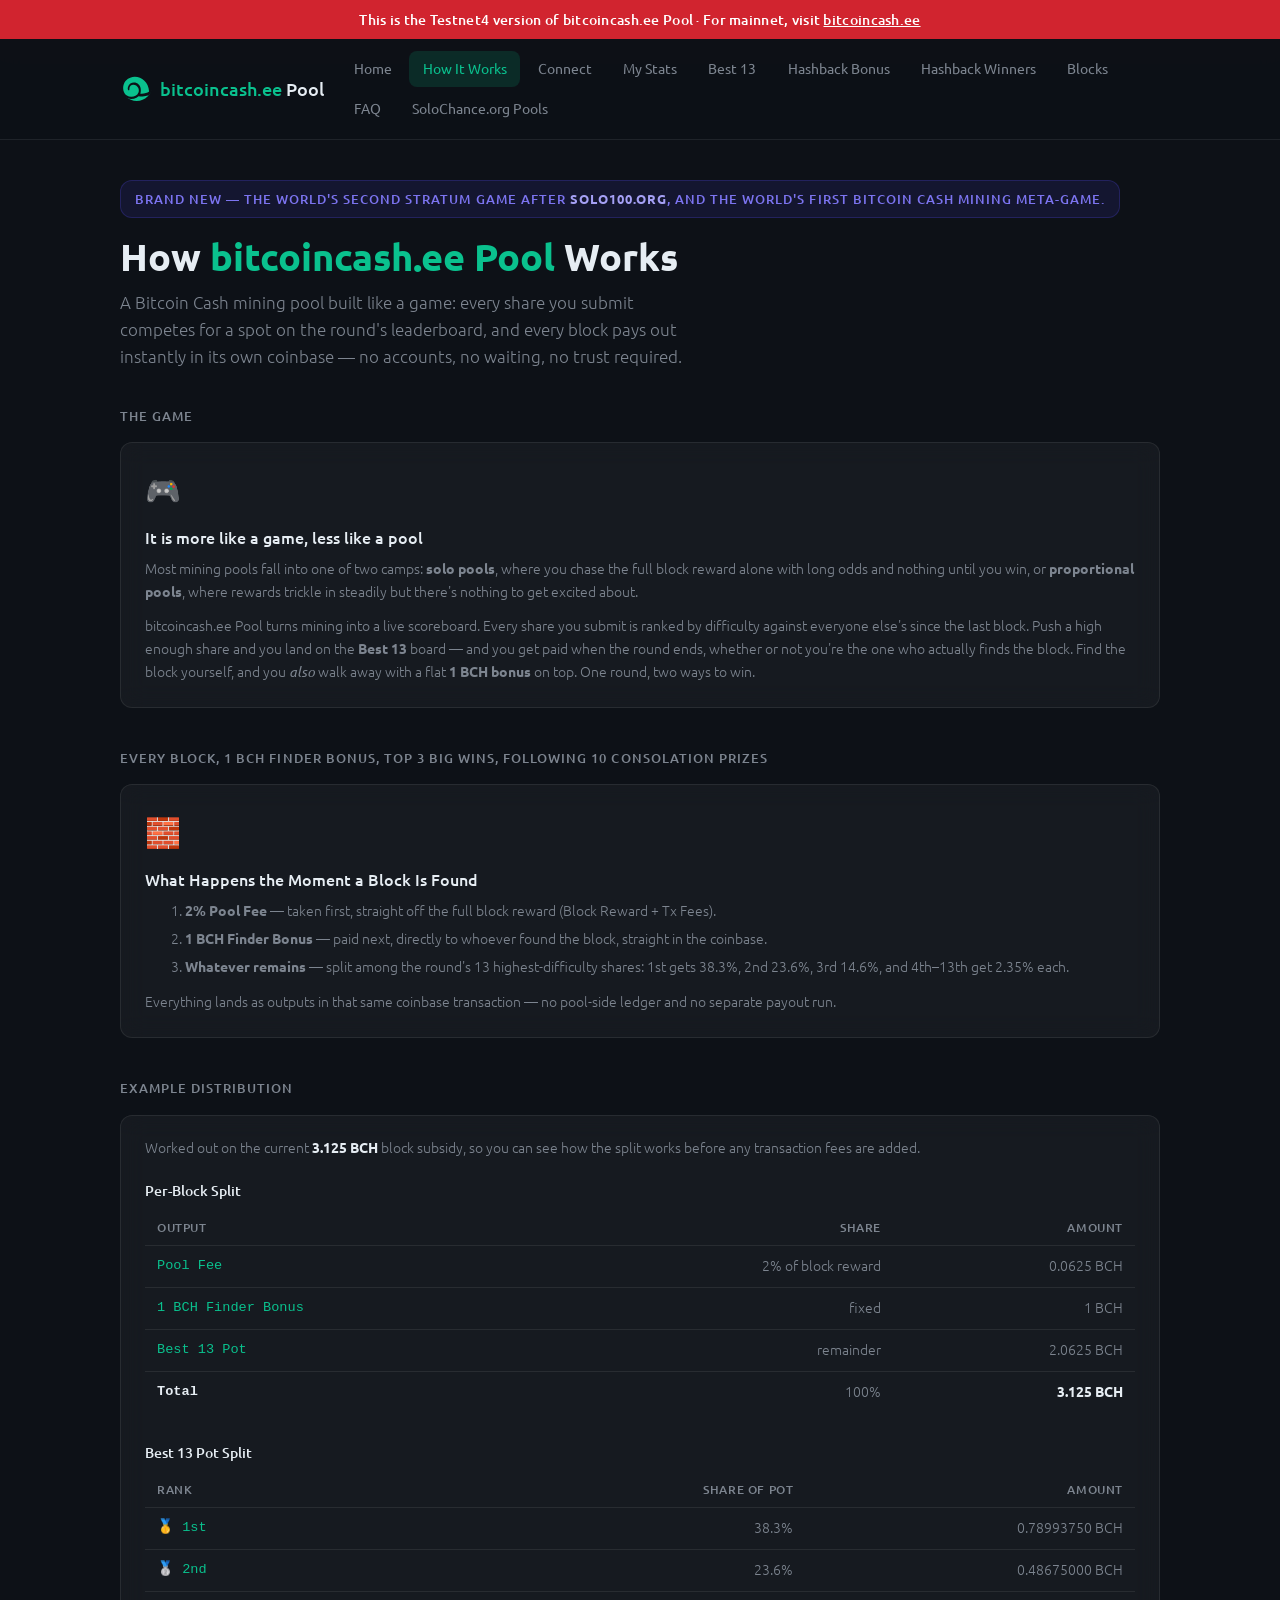
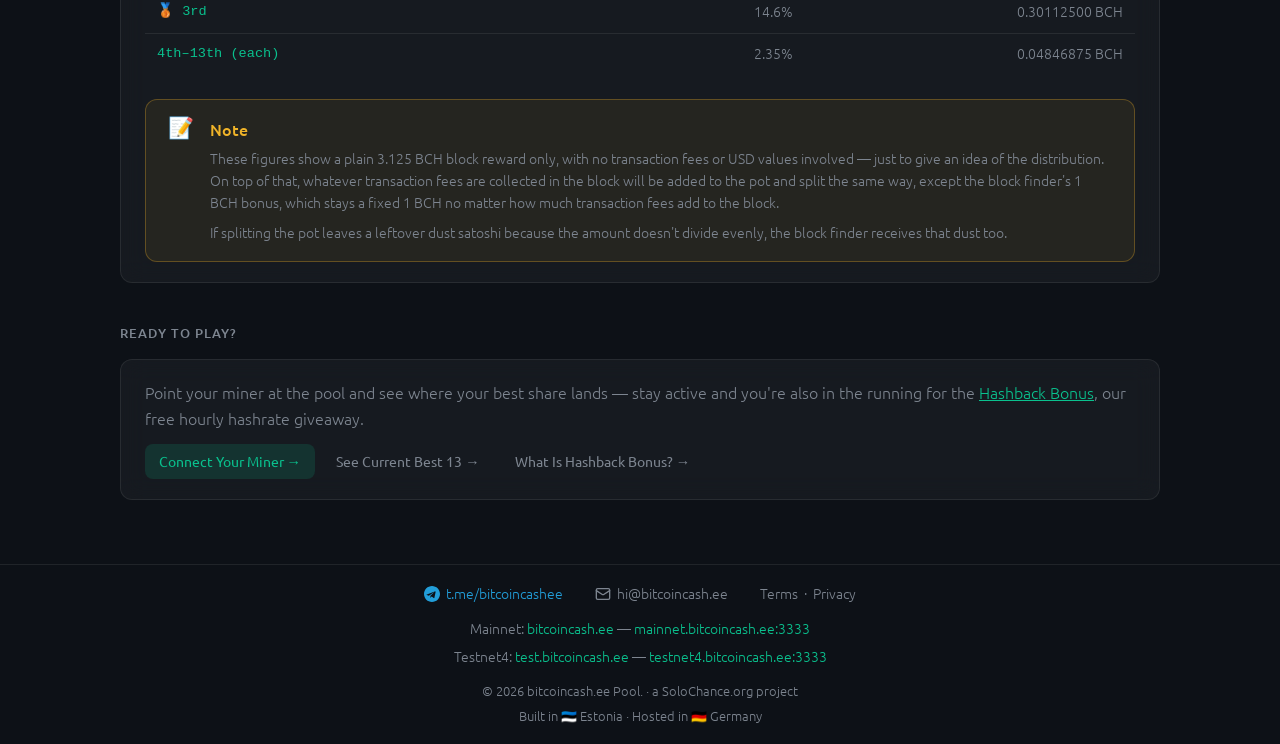
<file: how-it-works.html>
<!DOCTYPE html>
<html lang="en">
<head>
  <meta charset="UTF-8" />
  <meta name="viewport" content="width=device-width, initial-scale=1.0" />
  <title>How It Works — bitcoincash.ee Pool | Bitcoin Cash Mining Pool</title>
  <meta name="description" content="How bitcoincash.ee Pool works: submit shares, climb the Best 13 leaderboard, and get paid directly in the block's coinbase. The world's first Bitcoin Cash mining meta-game." />
  <meta name="robots" content="noindex, follow" />
  <meta property="og:title" content="How It Works — bitcoincash.ee Pool" />
  <meta property="og:description" content="Submit shares, climb the Best 13 leaderboard, and get paid directly in the block's coinbase. The world's first Bitcoin Cash mining meta-game." />
  <meta property="og:url" content="https://test.bitcoincash.ee/how-it-works.html" />
  <meta property="og:type" content="website" />
  <meta property="og:site_name" content="bitcoincash.ee Pool" />
  <meta name="twitter:card" content="summary_large_image" />
  <meta name="twitter:title" content="How It Works — bitcoincash.ee Pool" />
  <meta name="twitter:description" content="Submit shares, climb the Best 13 leaderboard, and get paid directly in the block's coinbase. The world's first Bitcoin Cash mining meta-game." />
  <link rel="canonical" href="https://test.bitcoincash.ee/how-it-works.html" />
  <link rel="icon" type="image/x-icon" href="favicon.ico" />
  <link rel="icon" type="image/svg+xml" href="logo.svg" />
  <link rel="apple-touch-icon" href="apple-touch-icon.png" />
  <link rel="preconnect" href="https://fonts.googleapis.com" />
  <link rel="preconnect" href="https://fonts.gstatic.com" crossorigin />
  <link href="https://fonts.googleapis.com/css2?family=Ubuntu:wght@300;400;500;700&family=Ubuntu+Mono&display=swap" rel="stylesheet" />
  <link rel="stylesheet" href="style.css" />
</head>
<body>
<div class="site-topbar">
  <div class="testnet-banner" role="alert">This is the Testnet4 version of bitcoincash.ee Pool &middot; For mainnet, visit <a href="https://bitcoincash.ee" target="_blank" rel="noopener">bitcoincash.ee</a></div>

  <header class="header">
    <div class="container header-inner">
      <a href="/" class="logo">
        <img src="logo.svg" alt="bitcoincash.ee Pool" class="logo-icon" />
        <span class="logo-text"><span class="accent">bitcoincash.ee</span> Pool</span>
      </a>
      <nav class="nav">
        <a href="/" class="nav-btn">Home</a>
        <a href="/how-it-works.html" class="nav-btn active">How It Works</a>
        <a href="/#connect" class="nav-btn">Connect</a>
        <a href="/#mystats" class="nav-btn">My Stats</a>
        <a href="/#bestshares" class="nav-btn">Best 13</a>
        <a href="/hashback-bonus.html" class="nav-btn">Hashback Bonus</a>
        <a href="/hashback-winners.html" class="nav-btn">Hashback Winners</a>
        <a href="/#blocks" class="nav-btn">Blocks</a>
        <a href="/faq.html" class="nav-btn">FAQ</a>
        <a href="/solochance-pools.html" class="nav-btn">SoloChance.org Pools</a>
      </nav>
    </div>
  </header>
  </div>

  <main class="container">

    <div class="hero">
      <div class="byline">
        <span class="byline-part">Brand new &mdash; the world's second Stratum game after <a href="https://solo100.org" target="_blank" rel="noopener" class="byline-link">solo100.org</a>, and the world's first Bitcoin Cash mining meta-game.</span>
      </div>
      <h1>How <span class="accent">bitcoincash.ee Pool</span> Works</h1>
      <p class="hero-sub">A Bitcoin Cash mining pool built like a game: every share you submit competes for a spot on the round's leaderboard, and every block pays out instantly in its own coinbase &mdash; no accounts, no waiting, no trust required.</p>
    </div>

    <div class="section-title" style="margin-top:2rem">The Game</div>
    <div class="card info-card">
      <div class="info-icon">🎮</div>
      <div class="info-title">It is more like a game, less like a pool</div>
      <div class="info-desc">
        <p>Most mining pools fall into one of two camps: <strong>solo pools</strong>, where you chase the full block reward alone with long odds and nothing until you win, or <strong>proportional pools</strong>, where rewards trickle in steadily but there's nothing to get excited about.</p>
        <p style="margin-top:.65rem">bitcoincash.ee Pool turns mining into a live scoreboard. Every share you submit is ranked by difficulty against everyone else's since the last block. Push a high enough share and you land on the <strong>Best 13</strong> board &mdash; and you get paid when the round ends, whether or not you're the one who actually finds the block. Find the block yourself, and you <em>also</em> walk away with a flat <strong>1 BCH bonus</strong> on top. One round, two ways to win.</p>
      </div>
    </div>

    <div class="section-title" style="margin-top:2.5rem">Every Block, 1 BCH Finder Bonus, Top 3 Big Wins, Following 10 Consolation Prizes</div>
    <div class="card info-card">
      <div class="info-icon">🧱</div>
      <div class="info-title">What Happens the Moment a Block Is Found</div>
      <div class="info-desc">
        <ol class="faq-ol">
          <li><strong>2% Pool Fee</strong> &mdash; taken first, straight off the full block reward (Block Reward + Tx Fees).</li>
          <li><strong>1 BCH Finder Bonus</strong> &mdash; paid next, directly to whoever found the block, straight in the coinbase.</li>
          <li><strong>Whatever remains</strong> &mdash; split among the round's 13 highest-difficulty shares: 1st gets 38.3%, 2nd 23.6%, 3rd 14.6%, and 4th&ndash;13th get 2.35% each.</li>
        </ol>
        <p style="margin-top:.75rem">Everything lands as outputs in that same coinbase transaction &mdash; no pool-side ledger and no separate payout run.</p>
      </div>
    </div>

    <div class="section-title" style="margin-top:2.5rem">Example Distribution</div>
    <div class="card">
      <p style="color:var(--muted);font-size:.9rem;margin-bottom:1.25rem">Worked out on the current <strong style="color:var(--text)">3.125 BCH</strong> block subsidy, so you can see how the split works before any transaction fees are added.</p>

      <div style="font-size:.9rem;font-weight:500;margin-bottom:.5rem">Per-Block Split</div>
      <div style="overflow-x:auto">
        <table class="workers-table">
          <thead>
            <tr><th>Output</th><th>Share</th><th>Amount</th></tr>
          </thead>
          <tbody>
            <tr><td>Pool Fee</td><td>2% of block reward</td><td>0.0625 BCH</td></tr>
            <tr><td>1 BCH Finder Bonus</td><td>fixed</td><td>1 BCH</td></tr>
            <tr><td>Best 13 Pot</td><td>remainder</td><td>2.0625 BCH</td></tr>
            <tr><td><strong style="color:var(--text)">Total</strong></td><td>100%</td><td><strong style="color:var(--text)">3.125 BCH</strong></td></tr>
          </tbody>
        </table>
      </div>

      <div style="font-size:.9rem;font-weight:500;margin:1.75rem 0 .5rem">Best 13 Pot Split</div>
      <div style="overflow-x:auto">
        <table class="workers-table">
          <thead>
            <tr><th>Rank</th><th>Share of Pot</th><th>Amount</th></tr>
          </thead>
          <tbody>
            <tr><td>🥇 1st</td><td>38.3%</td><td>0.78993750 BCH</td></tr>
            <tr><td>🥈 2nd</td><td>23.6%</td><td>0.48675000 BCH</td></tr>
            <tr><td>🥉 3rd</td><td>14.6%</td><td>0.30112500 BCH</td></tr>
            <tr><td>4th&ndash;13th (each)</td><td>2.35%</td><td>0.04846875 BCH</td></tr>
          </tbody>
        </table>
      </div>

      <div class="disclaimer" style="margin-top:1.5rem">
        <span class="disclaimer-icon">📝</span>
        <div>
          <strong>Note</strong>
          <p>These figures show a plain 3.125 BCH block reward only, with no transaction fees or USD values involved &mdash; just to give an idea of the distribution. On top of that, whatever transaction fees are collected in the block will be added to the pot and split the same way, except the block finder's 1 BCH bonus, which stays a fixed 1 BCH no matter how much transaction fees add to the block.</p>
          <p style="margin-top:.5rem">If splitting the pot leaves a leftover dust satoshi because the amount doesn't divide evenly, the block finder receives that dust too.</p>
        </div>
      </div>
    </div>

    <div class="section-title" style="margin-top:2.5rem">Ready to Play?</div>
    <div class="card" style="display:flex;flex-wrap:wrap;gap:.75rem;align-items:center;justify-content:space-between">
      <p style="color:var(--muted);margin:0">Point your miner at the pool and see where your best share lands &mdash; stay active and you're also in the running for the <a href="/hashback-bonus.html" style="color:var(--accent)">Hashback Bonus</a>, our free hourly hashrate giveaway.</p>
      <div style="display:flex;gap:.5rem;flex-wrap:wrap">
        <a href="/#connect" class="nav-btn" style="background:var(--accent-dim);color:var(--accent)">Connect Your Miner →</a>
        <a href="/#bestshares" class="nav-btn">See Current Best 13 →</a>
        <a href="/hashback-bonus.html" class="nav-btn">What Is Hashback Bonus? →</a>
      </div>
    </div>

  </main>

  <footer class="footer">
    <div class="container footer-inner">
      <a href="https://t.me/bitcoincashee" target="_blank" rel="noopener" class="tg-footer-link">
        <svg viewBox="0 0 24 24" fill="currentColor" width="16" height="16"><path d="M12 0C5.373 0 0 5.373 0 12s5.373 12 12 12 12-5.373 12-12S18.627 0 12 0zm5.562 8.248-1.97 9.289c-.145.658-.537.818-1.084.508l-3-2.21-1.447 1.394c-.16.16-.295.295-.605.295l.213-3.053 5.56-5.023c.242-.213-.054-.333-.373-.12L7.17 14.498l-2.95-.924c-.64-.204-.657-.64.136-.948l11.57-4.461c.537-.194 1.006.131.836.083z"/></svg>
        t.me/bitcoincashee
      </a>
      <a href="mailto:hi@bitcoincash.ee" class="email-footer-link">
        <svg viewBox="0 0 24 24" fill="none" stroke="currentColor" stroke-width="2" stroke-linecap="round" stroke-linejoin="round" width="16" height="16"><rect x="2" y="4" width="20" height="16" rx="2"/><path d="m22 7-8.97 5.7a1.94 1.94 0 0 1-2.06 0L2 7"/></svg>
        hi@bitcoincash.ee
      </a>
      <span class="muted">
        <a href="/terms.html" style="color:var(--muted);text-decoration:none;transition:color .2s" onmouseover="this.style.color='var(--accent)'" onmouseout="this.style.color='var(--muted)'">Terms</a>
        &nbsp;·&nbsp;
        <a href="/privacy.html" style="color:var(--muted);text-decoration:none;transition:color .2s" onmouseover="this.style.color='var(--accent)'" onmouseout="this.style.color='var(--muted)'">Privacy</a>
      </span>
    </div>
    <div class="container footer-networks">
      <div>Mainnet: <a href="https://bitcoincash.ee" target="_blank" rel="noopener" style="color:var(--accent);text-decoration:none">bitcoincash.ee</a> &mdash; <span class="accent">mainnet.bitcoincash.ee:3333</span></div>
      <div>Testnet4: <a href="/" style="color:var(--accent);text-decoration:none">test.bitcoincash.ee</a> &mdash; <span class="accent">testnet4.bitcoincash.ee:3333</span></div>
    </div>
    <div class="container footer-bottom">
      <div>&copy; 2026 bitcoincash.ee Pool. &middot; a <a href="https://solochance.org" target="_blank" rel="noopener" class="footer-solochance-link">SoloChance.org</a> project</div>
      <div>Built in 🇪🇪 Estonia &middot; Hosted in 🇩🇪 Germany</div>
    </div>
  </footer>
</body>
</html>
</file>
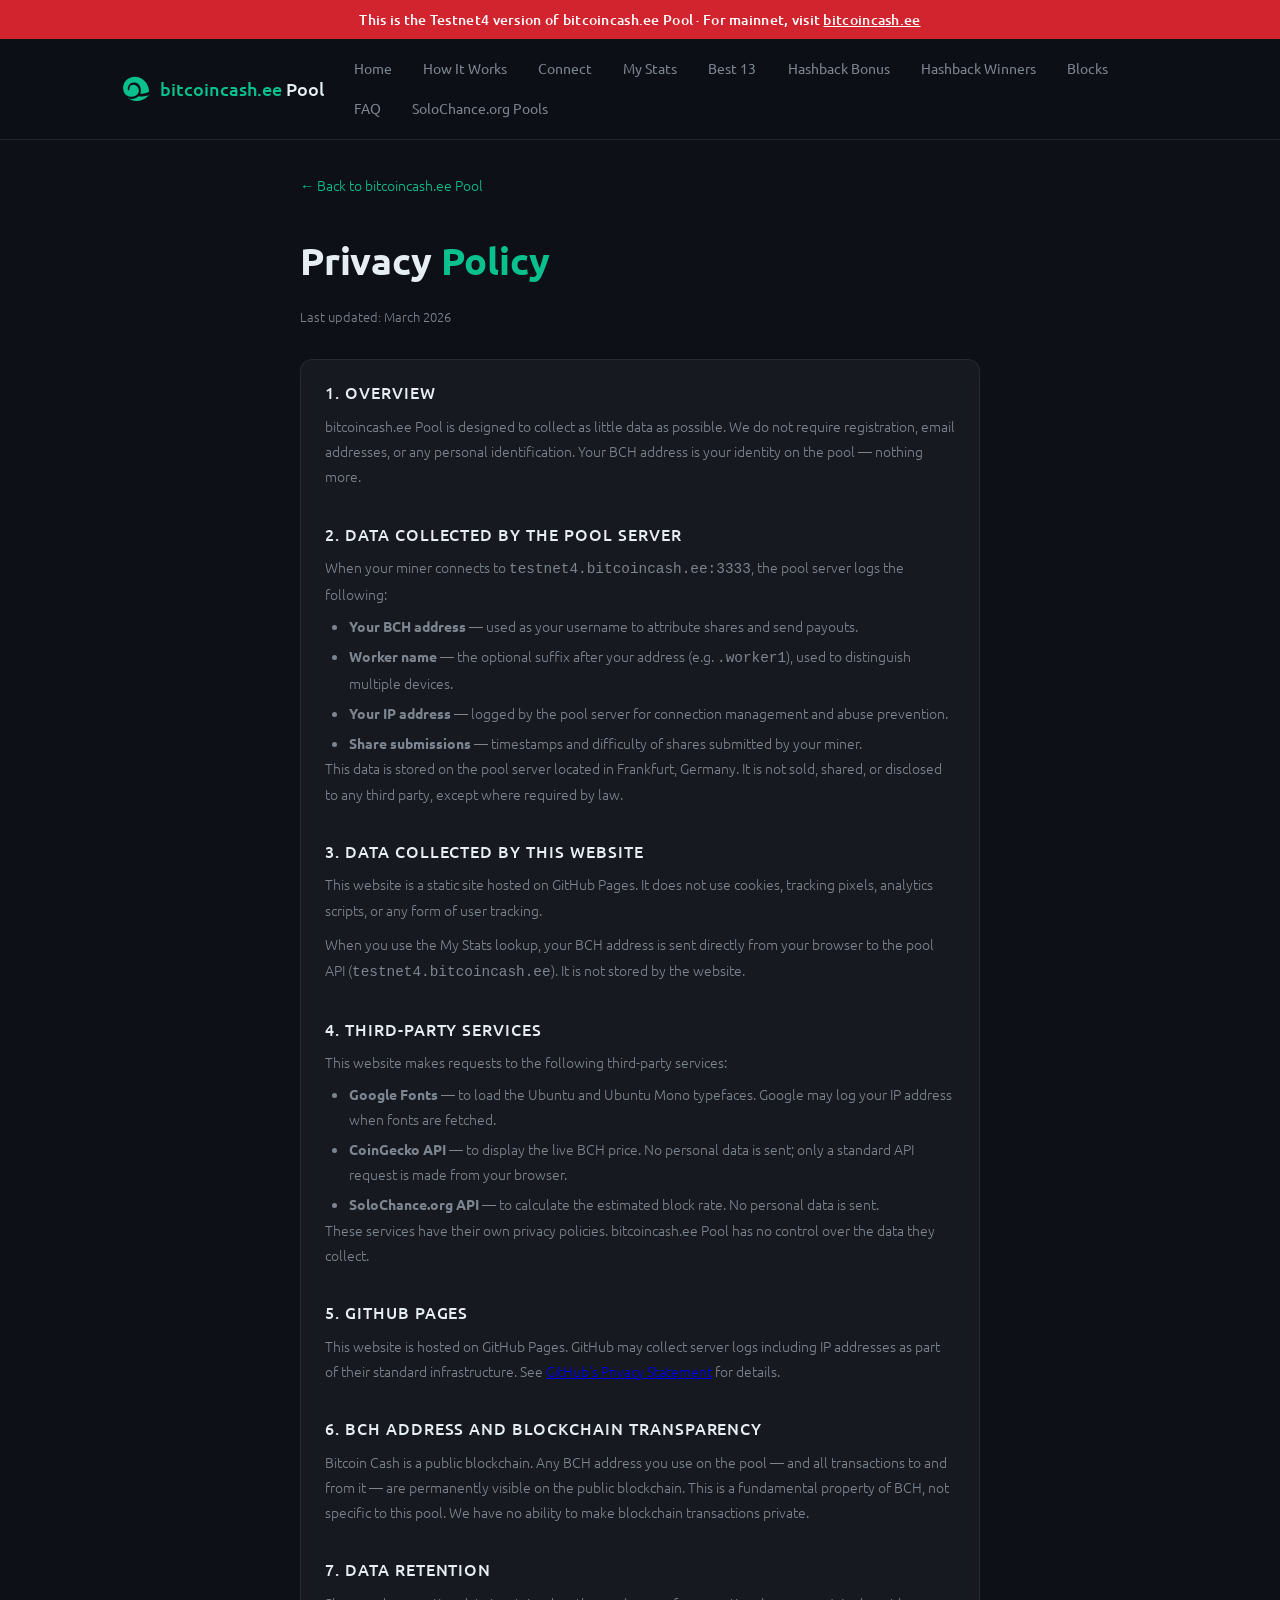
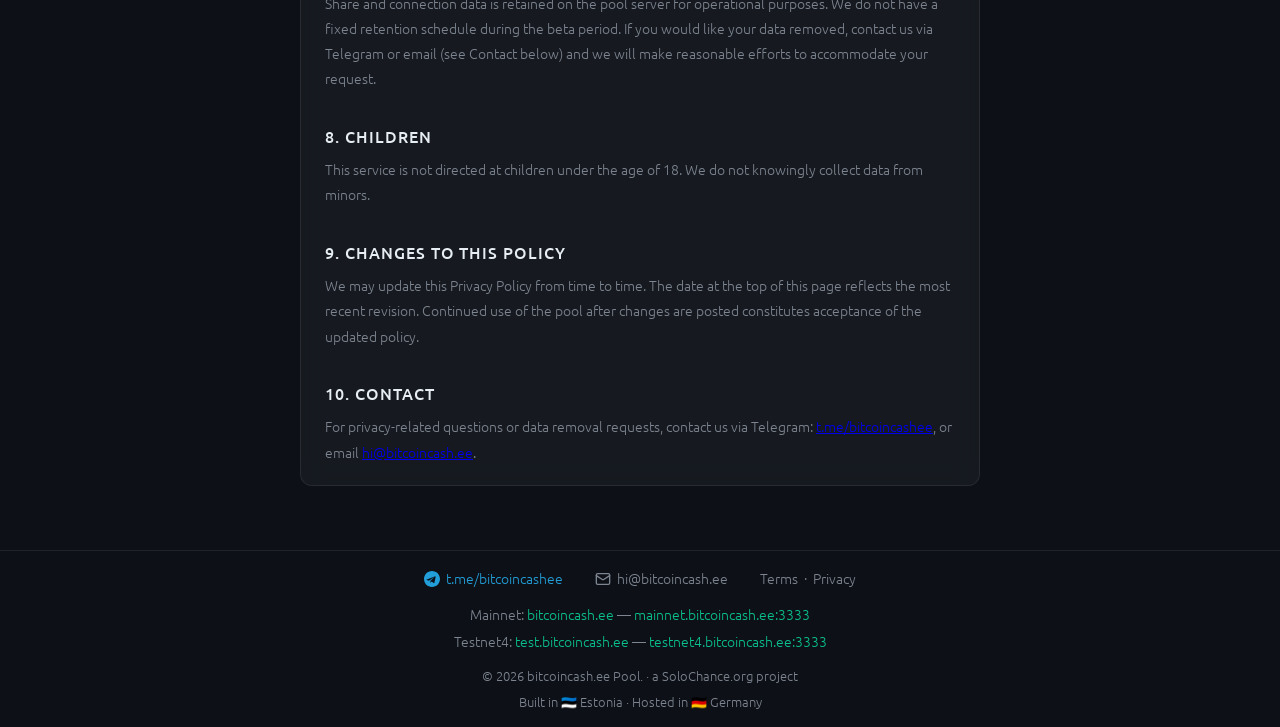
<file: privacy.html>
<!DOCTYPE html>
<html lang="en">
<head>
  <meta charset="UTF-8" />
  <meta name="viewport" content="width=device-width, initial-scale=1.0" />
  <title>Privacy Policy — bitcoincash.ee Pool</title>
  <meta name="description" content="Privacy Policy for bitcoincash.ee Pool, a Bitcoin Cash mining pool." />
  <meta name="robots" content="noindex, follow" />
  <meta property="og:title" content="Privacy Policy — bitcoincash.ee Pool" />
  <meta property="og:description" content="Privacy Policy for bitcoincash.ee Pool, a Bitcoin Cash mining pool." />
  <meta property="og:url" content="https://test.bitcoincash.ee/privacy.html" />
  <meta property="og:type" content="website" />
  <meta property="og:site_name" content="bitcoincash.ee Pool" />
  <meta name="twitter:card" content="summary_large_image" />
  <meta name="twitter:title" content="Privacy Policy — bitcoincash.ee Pool" />
  <meta name="twitter:description" content="Privacy Policy for bitcoincash.ee Pool, a Bitcoin Cash mining pool." />
  <link rel="canonical" href="https://test.bitcoincash.ee/privacy.html" />
  <link rel="icon" type="image/x-icon" href="favicon.ico" />
  <link rel="icon" type="image/svg+xml" href="logo.svg" />
  <link rel="apple-touch-icon" href="apple-touch-icon.png" />
  <link rel="preconnect" href="https://fonts.googleapis.com" />
  <link rel="preconnect" href="https://fonts.gstatic.com" crossorigin />
  <link href="https://fonts.googleapis.com/css2?family=Ubuntu:wght@300;400;500;700&family=Ubuntu+Mono&display=swap" rel="stylesheet" />
  <link rel="stylesheet" href="style.css" />
  <style>
    .legal-body h2 {
      font-size: 1rem;
      font-weight: 500;
      color: var(--text);
      margin: 2rem 0 .5rem;
      text-transform: uppercase;
      letter-spacing: .06em;
    }
    .legal-body h2:first-child { margin-top: 0; }
    .legal-body p, .legal-body li {
      color: var(--muted);
      font-size: .9rem;
      line-height: 1.75;
    }
    .legal-body ul, .legal-body ol {
      padding-left: 1.5rem;
      margin-top: .4rem;
      display: flex;
      flex-direction: column;
      gap: .3rem;
    }
    .legal-body p + p { margin-top: .6rem; }
    .legal-meta {
      font-size: .8rem;
      color: var(--muted);
      margin-bottom: 2rem;
    }
    .back-link {
      display: inline-flex;
      align-items: center;
      gap: .4rem;
      color: var(--accent);
      text-decoration: none;
      font-size: .9rem;
      margin-bottom: 2rem;
      transition: opacity .2s;
    }
    .back-link:hover { opacity: .75; }
  </style>
</head>
<body>
<div class="site-topbar">
  <div class="testnet-banner" role="alert">This is the Testnet4 version of bitcoincash.ee Pool &middot; For mainnet, visit <a href="https://bitcoincash.ee" target="_blank" rel="noopener">bitcoincash.ee</a></div>

  <header class="header">
    <div class="container header-inner">
      <a href="/" class="logo">
        <img src="logo.svg" alt="bitcoincash.ee Pool" class="logo-icon" />
        <span class="logo-text"><span class="accent">bitcoincash.ee</span> Pool</span>
      </a>
      <nav class="nav">
        <a href="/" class="nav-btn">Home</a>
        <a href="/how-it-works.html" class="nav-btn">How It Works</a>
        <a href="/#connect" class="nav-btn">Connect</a>
        <a href="/#mystats" class="nav-btn">My Stats</a>
        <a href="/#bestshares" class="nav-btn">Best 13</a>
        <a href="/hashback-bonus.html" class="nav-btn">Hashback Bonus</a>
        <a href="/hashback-winners.html" class="nav-btn">Hashback Winners</a>
        <a href="/#blocks" class="nav-btn">Blocks</a>
        <a href="/faq.html" class="nav-btn">FAQ</a>
        <a href="/solochance-pools.html" class="nav-btn">SoloChance.org Pools</a>
      </nav>
    </div>
  </header>
  </div>

  <main class="container" style="max-width:720px">

    <a href="/" class="back-link">← Back to bitcoincash.ee Pool</a>

    <div class="hero" style="margin-bottom:1.5rem">
      <h1>Privacy <span class="accent">Policy</span></h1>
    </div>

    <p class="legal-meta">Last updated: March 2026</p>

    <div class="card legal-body">

      <h2>1. Overview</h2>
      <p>bitcoincash.ee Pool is designed to collect as little data as possible. We do not require registration, email addresses, or any personal identification. Your BCH address is your identity on the pool — nothing more.</p>

      <h2>2. Data Collected by the Pool Server</h2>
      <p>When your miner connects to <code>testnet4.bitcoincash.ee:3333</code>, the pool server logs the following:</p>
      <ul>
        <li><strong>Your BCH address</strong> — used as your username to attribute shares and send payouts.</li>
        <li><strong>Worker name</strong> — the optional suffix after your address (e.g. <code>.worker1</code>), used to distinguish multiple devices.</li>
        <li><strong>Your IP address</strong> — logged by the pool server for connection management and abuse prevention.</li>
        <li><strong>Share submissions</strong> — timestamps and difficulty of shares submitted by your miner.</li>
      </ul>
      <p>This data is stored on the pool server located in Frankfurt, Germany. It is not sold, shared, or disclosed to any third party, except where required by law.</p>

      <h2>3. Data Collected by This Website</h2>
      <p>This website is a static site hosted on GitHub Pages. It does not use cookies, tracking pixels, analytics scripts, or any form of user tracking.</p>
      <p>When you use the My Stats lookup, your BCH address is sent directly from your browser to the pool API (<code>testnet4.bitcoincash.ee</code>). It is not stored by the website.</p>

      <h2>4. Third-Party Services</h2>
      <p>This website makes requests to the following third-party services:</p>
      <ul>
        <li><strong>Google Fonts</strong> — to load the Ubuntu and Ubuntu Mono typefaces. Google may log your IP address when fonts are fetched.</li>
        <li><strong>CoinGecko API</strong> — to display the live BCH price. No personal data is sent; only a standard API request is made from your browser.</li>
        <li><strong>SoloChance.org API</strong> — to calculate the estimated block rate. No personal data is sent.</li>
      </ul>
      <p>These services have their own privacy policies. bitcoincash.ee Pool has no control over the data they collect.</p>

      <h2>5. GitHub Pages</h2>
      <p>This website is hosted on GitHub Pages. GitHub may collect server logs including IP addresses as part of their standard infrastructure. See <a href="https://docs.github.com/en/site-policy/privacy-policies/github-general-privacy-statement" target="_blank" rel="noopener">GitHub's Privacy Statement</a> for details.</p>

      <h2>6. BCH Address and Blockchain Transparency</h2>
      <p>Bitcoin Cash is a public blockchain. Any BCH address you use on the pool — and all transactions to and from it — are permanently visible on the public blockchain. This is a fundamental property of BCH, not specific to this pool. We have no ability to make blockchain transactions private.</p>

      <h2>7. Data Retention</h2>
      <p>Share and connection data is retained on the pool server for operational purposes. We do not have a fixed retention schedule during the beta period. If you would like your data removed, contact us via Telegram or email (see Contact below) and we will make reasonable efforts to accommodate your request.</p>

      <h2>8. Children</h2>
      <p>This service is not directed at children under the age of 18. We do not knowingly collect data from minors.</p>

      <h2>9. Changes to This Policy</h2>
      <p>We may update this Privacy Policy from time to time. The date at the top of this page reflects the most recent revision. Continued use of the pool after changes are posted constitutes acceptance of the updated policy.</p>

      <h2>10. Contact</h2>
      <p>For privacy-related questions or data removal requests, contact us via Telegram: <a href="https://t.me/bitcoincashee" target="_blank" rel="noopener">t.me/bitcoincashee</a>, or email <a href="mailto:hi@bitcoincash.ee">hi@bitcoincash.ee</a>.</p>

    </div>

  </main>

  <footer class="footer">
    <div class="container footer-inner">
      <a href="https://t.me/bitcoincashee" target="_blank" rel="noopener" class="tg-footer-link">
        <svg viewBox="0 0 24 24" fill="currentColor" width="16" height="16"><path d="M12 0C5.373 0 0 5.373 0 12s5.373 12 12 12 12-5.373 12-12S18.627 0 12 0zm5.562 8.248-1.97 9.289c-.145.658-.537.818-1.084.508l-3-2.21-1.447 1.394c-.16.16-.295.295-.605.295l.213-3.053 5.56-5.023c.242-.213-.054-.333-.373-.12L7.17 14.498l-2.95-.924c-.64-.204-.657-.64.136-.948l11.57-4.461c.537-.194 1.006.131.836.083z"/></svg>
        t.me/bitcoincashee
      </a>
      <a href="mailto:hi@bitcoincash.ee" class="email-footer-link">
        <svg viewBox="0 0 24 24" fill="none" stroke="currentColor" stroke-width="2" stroke-linecap="round" stroke-linejoin="round" width="16" height="16"><rect x="2" y="4" width="20" height="16" rx="2"/><path d="m22 7-8.97 5.7a1.94 1.94 0 0 1-2.06 0L2 7"/></svg>
        hi@bitcoincash.ee
      </a>
      <span class="muted">
        <a href="/terms.html" style="color:var(--muted);text-decoration:none;transition:color .2s" onmouseover="this.style.color='var(--accent)'" onmouseout="this.style.color='var(--muted)'">Terms</a>
        &nbsp;·&nbsp;
        <a href="/privacy.html" style="color:var(--muted);text-decoration:none;transition:color .2s" onmouseover="this.style.color='var(--accent)'" onmouseout="this.style.color='var(--muted)'">Privacy</a>
      </span>
    </div>
    <div class="container footer-networks">
      <div>Mainnet: <a href="https://bitcoincash.ee" target="_blank" rel="noopener" style="color:var(--accent);text-decoration:none">bitcoincash.ee</a> &mdash; <span class="accent">mainnet.bitcoincash.ee:3333</span></div>
      <div>Testnet4: <a href="/" style="color:var(--accent);text-decoration:none">test.bitcoincash.ee</a> &mdash; <span class="accent">testnet4.bitcoincash.ee:3333</span></div>
    </div>
    <div class="container footer-bottom">
      <div>&copy; 2026 bitcoincash.ee Pool. &middot; a <a href="https://solochance.org" target="_blank" rel="noopener" class="footer-solochance-link">SoloChance.org</a> project</div>
      <div>Built in 🇪🇪 Estonia &middot; Hosted in 🇩🇪 Germany</div>
    </div>
  </footer>

</body>
</html>
</file>
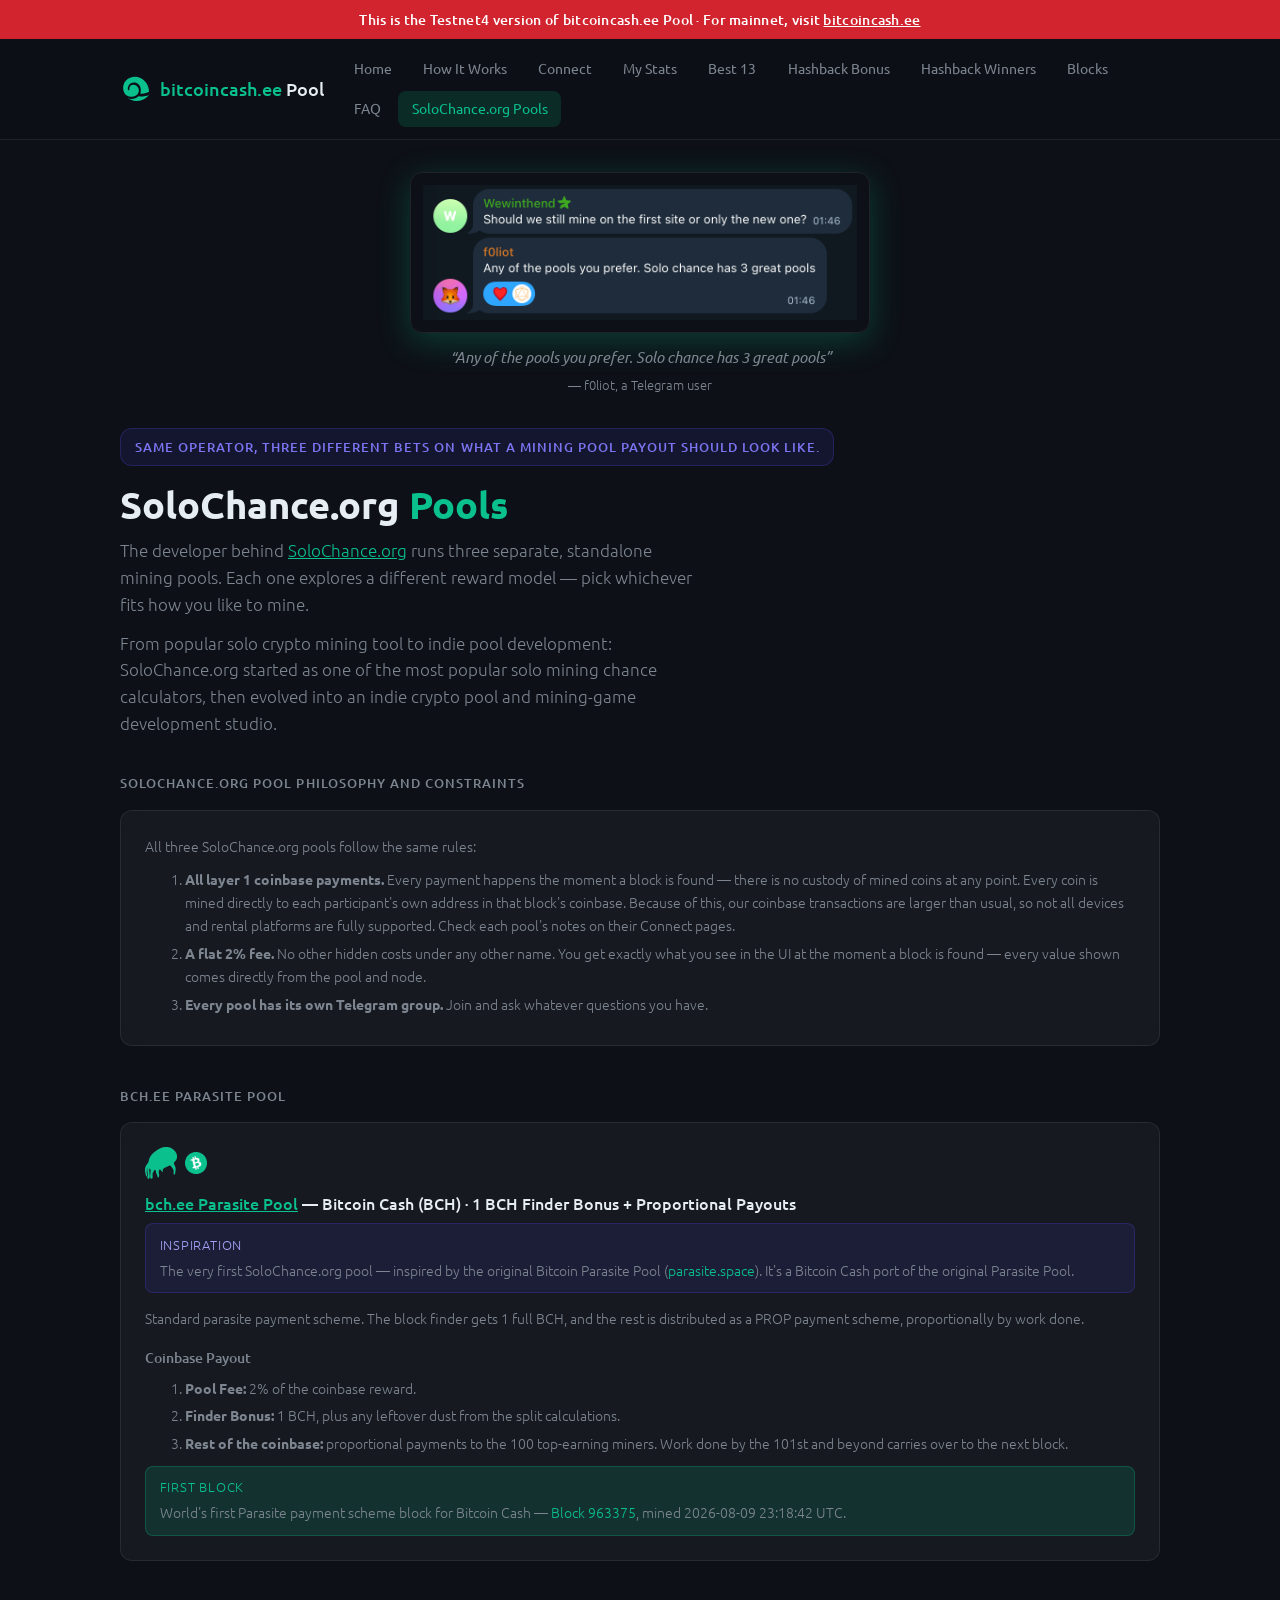
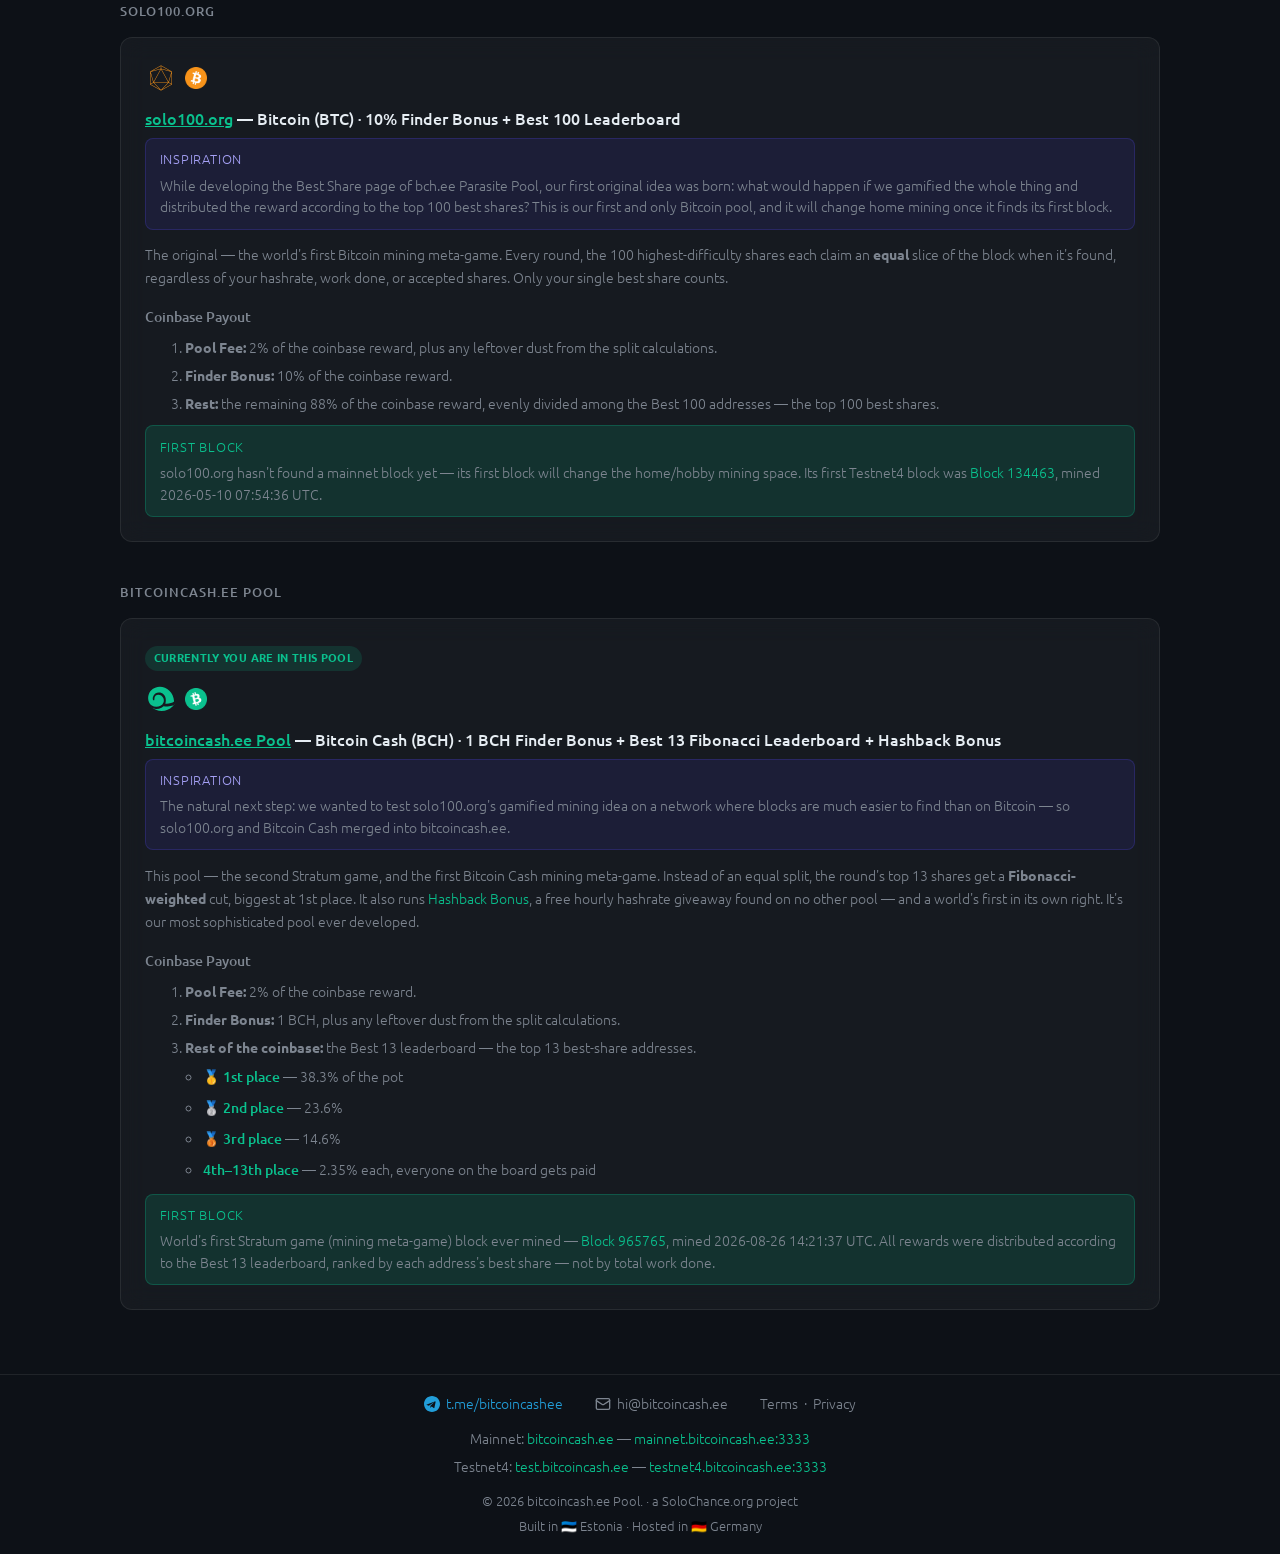
<file: solochance-pools.html>
<!DOCTYPE html>
<html lang="en">
<head>
  <meta charset="UTF-8" />
  <meta name="viewport" content="width=device-width, initial-scale=1.0" />
  <title>SoloChance.org Pools — bitcoincash.ee Pool | Bitcoin Cash Mining Pool</title>
  <meta name="description" content="The three mining pools run by the developer of SoloChance.org: bch.ee Parasite Pool, solo100.org, and bitcoincash.ee — three different reward models, one operator." />
  <meta name="robots" content="noindex, follow" />
  <meta property="og:title" content="SoloChance.org Pools — bitcoincash.ee Pool" />
  <meta property="og:description" content="The three mining pools run by the developer of SoloChance.org: bch.ee Parasite Pool, solo100.org, and bitcoincash.ee — three different reward models, one operator." />
  <meta property="og:url" content="https://test.bitcoincash.ee/solochance-pools.html" />
  <meta property="og:type" content="website" />
  <meta property="og:site_name" content="bitcoincash.ee Pool" />
  <meta name="twitter:card" content="summary_large_image" />
  <meta name="twitter:title" content="SoloChance.org Pools — bitcoincash.ee Pool" />
  <meta name="twitter:description" content="The three mining pools run by the developer of SoloChance.org: bch.ee Parasite Pool, solo100.org, and bitcoincash.ee — three different reward models, one operator." />
  <link rel="canonical" href="https://test.bitcoincash.ee/solochance-pools.html" />
  <link rel="icon" type="image/x-icon" href="favicon.ico" />
  <link rel="icon" type="image/svg+xml" href="logo.svg" />
  <link rel="apple-touch-icon" href="apple-touch-icon.png" />
  <link rel="preconnect" href="https://fonts.googleapis.com" />
  <link rel="preconnect" href="https://fonts.gstatic.com" crossorigin />
  <link href="https://fonts.googleapis.com/css2?family=Ubuntu:wght@300;400;500;700&family=Ubuntu+Mono&display=swap" rel="stylesheet" />
  <link rel="stylesheet" href="style.css" />
</head>
<body>
<div class="site-topbar">
  <div class="testnet-banner" role="alert">This is the Testnet4 version of bitcoincash.ee Pool &middot; For mainnet, visit <a href="https://bitcoincash.ee" target="_blank" rel="noopener">bitcoincash.ee</a></div>

  <header class="header">
    <div class="container header-inner">
      <a href="/" class="logo">
        <img src="logo.svg" alt="bitcoincash.ee Pool" class="logo-icon" />
        <span class="logo-text"><span class="accent">bitcoincash.ee</span> Pool</span>
      </a>
      <nav class="nav">
        <a href="/" class="nav-btn">Home</a>
        <a href="/how-it-works.html" class="nav-btn">How It Works</a>
        <a href="/#connect" class="nav-btn">Connect</a>
        <a href="/#mystats" class="nav-btn">My Stats</a>
        <a href="/#bestshares" class="nav-btn">Best 13</a>
        <a href="/hashback-bonus.html" class="nav-btn">Hashback Bonus</a>
        <a href="/hashback-winners.html" class="nav-btn">Hashback Winners</a>
        <a href="/#blocks" class="nav-btn">Blocks</a>
        <a href="/faq.html" class="nav-btn">FAQ</a>
        <a href="/solochance-pools.html" class="nav-btn active">SoloChance.org Pools</a>
      </nav>
    </div>
  </header>
  </div>

  <main class="container">

    <div style="max-width:460px;margin:0 auto;padding:.75rem;border:1px solid var(--border);border-radius:var(--radius);box-shadow:0 8px 32px var(--accent-glow)">
      <img src="threepoolstelegram.png" alt="Telegram user f0liot: &quot;Any of the pools you prefer. Solo chance has 3 great pools&quot;" style="width:100%;height:auto;display:block" />
    </div>
    <blockquote style="max-width:460px;margin:.75rem auto 1.5rem;padding:0;border:none;text-align:center;color:var(--muted);font-size:.95rem;font-style:italic">
      &ldquo;Any of the pools you prefer. Solo chance has 3 great pools&rdquo;
      <footer style="margin-top:.35rem;font-size:.8rem;font-style:normal;color:var(--muted)">&mdash; f0liot, a Telegram user</footer>
    </blockquote>

    <div class="hero">
      <div class="byline">
        <span class="byline-part">Same operator, three different bets on what a mining pool payout should look like.</span>
      </div>
      <h1>SoloChance.org <span class="accent">Pools</span></h1>
      <p class="hero-sub">The developer behind <a href="https://solochance.org" target="_blank" rel="noopener" style="color:var(--accent)">SoloChance.org</a> runs three separate, standalone mining pools. Each one explores a different reward model — pick whichever fits how you like to mine.</p>
      <p class="hero-sub" style="margin-top:.75rem">From popular solo crypto mining tool to indie pool development: SoloChance.org started as one of the most popular solo mining chance calculators, then evolved into an indie crypto pool and mining-game development studio.</p>
    </div>

    <div class="section-title" style="margin-top:2rem">SoloChance.org Pool Philosophy and Constraints</div>
    <div class="card info-card">
      <div class="info-desc">
        <p>All three SoloChance.org pools follow the same rules:</p>
        <ol class="faq-ol" style="margin-top:.65rem">
          <li><strong>All layer 1 coinbase payments.</strong> Every payment happens the moment a block is found &mdash; there is no custody of mined coins at any point. Every coin is mined directly to each participant's own address in that block's coinbase. Because of this, our coinbase transactions are larger than usual, so not all devices and rental platforms are fully supported. Check each pool's notes on their Connect pages.</li>
          <li><strong>A flat 2% fee.</strong> No other hidden costs under any other name. You get exactly what you see in the UI at the moment a block is found &mdash; every value shown comes directly from the pool and node.</li>
          <li><strong>Every pool has its own Telegram group.</strong> Join and ask whatever questions you have.</li>
        </ol>
      </div>
    </div>

    <div class="section-title" style="margin-top:2.5rem">bch.ee Parasite Pool</div>
    <div class="card info-card">
      <div class="info-icon" style="display:flex;align-items:center;gap:.5rem">
        <img src="bch-ee-logo.png" alt="bch.ee Parasite Pool logo" style="height:32px;width:32px;object-fit:contain" />
        <img src="bch-logo.png" alt="Bitcoin Cash" style="height:22px;width:22px;object-fit:contain" />
      </div>
      <div class="info-title"><a href="https://bch.ee" target="_blank" rel="noopener" style="color:var(--accent)">bch.ee Parasite Pool</a> &mdash; Bitcoin Cash (BCH) &middot; 1 BCH Finder Bonus + Proportional Payouts</div>
      <div class="info-desc">
        <div class="inspiration-box">
          <div class="stat-label">Inspiration</div>
          <p>The very first SoloChance.org pool &mdash; inspired by the original Bitcoin Parasite Pool (<a href="https://parasite.space" target="_blank" rel="noopener">parasite.space</a>). It's a Bitcoin Cash port of the original Parasite Pool.</p>
        </div>
        <p>Standard parasite payment scheme. The block finder gets 1 full BCH, and the rest is distributed as a PROP payment scheme, proportionally by work done.</p>
        <div style="font-size:.9rem;font-weight:500;margin-top:1rem;margin-bottom:.5rem">Coinbase Payout</div>
        <ol class="faq-ol">
          <li><strong>Pool Fee:</strong> 2% of the coinbase reward.</li>
          <li><strong>Finder Bonus:</strong> 1 BCH, plus any leftover dust from the split calculations.</li>
          <li><strong>Rest of the coinbase:</strong> proportional payments to the 100 top-earning miners. Work done by the 101st and beyond carries over to the next block.</li>
        </ol>
        <div class="first-block-box" style="margin-top:.65rem;margin-bottom:0">
          <div class="stat-label">First Block</div>
          <p>World's first Parasite payment scheme block for Bitcoin Cash &mdash; <a href="https://bchexplorer.cash/block/00000000000000000151786cdfe76cc6bebe7158a5242a2933827cd5733aedc3" target="_blank" rel="noopener">Block 963375</a>, mined 2026-08-09 23:18:42 UTC.</p>
        </div>
      </div>
    </div>

    <div class="section-title" style="margin-top:2.5rem">solo100.org</div>
    <div class="card info-card">
      <div class="info-icon" style="display:flex;align-items:center;gap:.5rem">
        <img src="solo100-logo.png" alt="solo100.org logo" style="height:32px;width:32px;object-fit:contain" />
        <img src="btc-logo.png" alt="Bitcoin" style="height:22px;width:22px;object-fit:contain" />
      </div>
      <div class="info-title"><a href="https://solo100.org" target="_blank" rel="noopener" style="color:var(--accent)">solo100.org</a> &mdash; Bitcoin (BTC) &middot; 10% Finder Bonus + Best 100 Leaderboard</div>
      <div class="info-desc">
        <div class="inspiration-box">
          <div class="stat-label">Inspiration</div>
          <p>While developing the Best Share page of bch.ee Parasite Pool, our first original idea was born: what would happen if we gamified the whole thing and distributed the reward according to the top 100 best shares? This is our first and only Bitcoin pool, and it will change home mining once it finds its first block.</p>
        </div>
        <p>The original &mdash; the world's first Bitcoin mining meta-game. Every round, the 100 highest-difficulty shares each claim an <strong>equal</strong> slice of the block when it's found, regardless of your hashrate, work done, or accepted shares. Only your single best share counts.</p>
        <div style="font-size:.9rem;font-weight:500;margin-top:1rem;margin-bottom:.5rem">Coinbase Payout</div>
        <ol class="faq-ol">
          <li><strong>Pool Fee:</strong> 2% of the coinbase reward, plus any leftover dust from the split calculations.</li>
          <li><strong>Finder Bonus:</strong> 10% of the coinbase reward.</li>
          <li><strong>Rest:</strong> the remaining 88% of the coinbase reward, evenly divided among the Best 100 addresses &mdash; the top 100 best shares.</li>
        </ol>
        <div class="first-block-box" style="margin-top:.65rem;margin-bottom:0">
          <div class="stat-label">First Block</div>
          <p>solo100.org hasn't found a mainnet block yet &mdash; its first block will change the home/hobby mining space. Its first Testnet4 block was <a href="https://mempool.space/testnet4/block/0000000000000000258d67bede2178b7494c840e0c6f2f3e0455c00fbd23eb95" target="_blank" rel="noopener">Block 134463</a>, mined 2026-05-10 07:54:36 UTC.</p>
        </div>
      </div>
    </div>

    <div class="section-title" style="margin-top:2.5rem">bitcoincash.ee Pool</div>
    <div class="card info-card">
      <span style="display:inline-block;background:var(--accent-dim);color:var(--accent);font-size:.7rem;font-weight:700;letter-spacing:.03em;text-transform:uppercase;padding:.2rem .55rem;border-radius:999px;white-space:nowrap;margin-bottom:.75rem">Currently you are in this pool</span>
      <div class="info-icon" style="display:flex;align-items:center;gap:.5rem">
        <img src="logo.svg" alt="bitcoincash.ee Pool logo" style="height:32px;width:32px;object-fit:contain" />
        <img src="bch-logo.png" alt="Bitcoin Cash" style="height:22px;width:22px;object-fit:contain" />
      </div>
      <div class="info-title"><a href="/" style="color:var(--accent)">bitcoincash.ee Pool</a> &mdash; Bitcoin Cash (BCH) &middot; 1 BCH Finder Bonus + Best 13 Fibonacci Leaderboard + Hashback Bonus</div>
      <div class="info-desc">
        <div class="inspiration-box">
          <div class="stat-label">Inspiration</div>
          <p>The natural next step: we wanted to test solo100.org's gamified mining idea on a network where blocks are much easier to find than on Bitcoin &mdash; so solo100.org and Bitcoin Cash merged into bitcoincash.ee.</p>
        </div>
        <p>This pool &mdash; the second Stratum game, and the first Bitcoin Cash mining meta-game. Instead of an equal split, the round's top 13 shares get a <strong>Fibonacci-weighted</strong> cut, biggest at 1st place. It also runs <a href="/hashback-bonus.html">Hashback Bonus</a>, a free hourly hashrate giveaway found on no other pool &mdash; and a world's first in its own right. It's our most sophisticated pool ever developed.</p>
        <div style="font-size:.9rem;font-weight:500;margin-top:1rem;margin-bottom:.5rem">Coinbase Payout</div>
        <ol class="faq-ol">
          <li><strong>Pool Fee:</strong> 2% of the coinbase reward.</li>
          <li><strong>Finder Bonus:</strong> 1 BCH, plus any leftover dust from the split calculations.</li>
          <li><strong>Rest of the coinbase:</strong> the Best 13 leaderboard &mdash; the top 13 best-share addresses.
            <ul class="payout-order" style="margin-top:.5rem">
              <li><span class="payout-amount">🥇 1st place</span> &mdash; 38.3% of the pot</li>
              <li><span class="payout-amount">🥈 2nd place</span> &mdash; 23.6%</li>
              <li><span class="payout-amount">🥉 3rd place</span> &mdash; 14.6%</li>
              <li><span class="payout-amount">4th&ndash;13th place</span> &mdash; 2.35% each, everyone on the board gets paid</li>
            </ul>
          </li>
        </ol>
        <div class="first-block-box" style="margin-top:.65rem;margin-bottom:0">
          <div class="stat-label">First Block</div>
          <p>World's first Stratum game (mining meta-game) block ever mined &mdash; <a href="https://bchexplorer.cash/block/000000000000000000d4257ceb1b064032c098bd8cf4cc1b3695e1d7041f5348" target="_blank" rel="noopener">Block 965765</a>, mined 2026-08-26 14:21:37 UTC. All rewards were distributed according to the Best 13 leaderboard, ranked by each address's best share &mdash; not by total work done.</p>
        </div>
      </div>
    </div>

  </main>

  <footer class="footer">
    <div class="container footer-inner">
      <a href="https://t.me/bitcoincashee" target="_blank" rel="noopener" class="tg-footer-link">
        <svg viewBox="0 0 24 24" fill="currentColor" width="16" height="16"><path d="M12 0C5.373 0 0 5.373 0 12s5.373 12 12 12 12-5.373 12-12S18.627 0 12 0zm5.562 8.248-1.97 9.289c-.145.658-.537.818-1.084.508l-3-2.21-1.447 1.394c-.16.16-.295.295-.605.295l.213-3.053 5.56-5.023c.242-.213-.054-.333-.373-.12L7.17 14.498l-2.95-.924c-.64-.204-.657-.64.136-.948l11.57-4.461c.537-.194 1.006.131.836.083z"/></svg>
        t.me/bitcoincashee
      </a>
      <a href="mailto:hi@bitcoincash.ee" class="email-footer-link">
        <svg viewBox="0 0 24 24" fill="none" stroke="currentColor" stroke-width="2" stroke-linecap="round" stroke-linejoin="round" width="16" height="16"><rect x="2" y="4" width="20" height="16" rx="2"/><path d="m22 7-8.97 5.7a1.94 1.94 0 0 1-2.06 0L2 7"/></svg>
        hi@bitcoincash.ee
      </a>
      <span class="muted">
        <a href="/terms.html" style="color:var(--muted);text-decoration:none;transition:color .2s" onmouseover="this.style.color='var(--accent)'" onmouseout="this.style.color='var(--muted)'">Terms</a>
        &nbsp;·&nbsp;
        <a href="/privacy.html" style="color:var(--muted);text-decoration:none;transition:color .2s" onmouseover="this.style.color='var(--accent)'" onmouseout="this.style.color='var(--muted)'">Privacy</a>
      </span>
    </div>
    <div class="container footer-networks">
      <div>Mainnet: <a href="https://bitcoincash.ee" target="_blank" rel="noopener" style="color:var(--accent);text-decoration:none">bitcoincash.ee</a> &mdash; <span class="accent">mainnet.bitcoincash.ee:3333</span></div>
      <div>Testnet4: <a href="/" style="color:var(--accent);text-decoration:none">test.bitcoincash.ee</a> &mdash; <span class="accent">testnet4.bitcoincash.ee:3333</span></div>
    </div>
    <div class="container footer-bottom">
      <div>&copy; 2026 bitcoincash.ee Pool. &middot; a <a href="https://solochance.org" target="_blank" rel="noopener" class="footer-solochance-link">SoloChance.org</a> project</div>
      <div>Built in 🇪🇪 Estonia &middot; Hosted in 🇩🇪 Germany</div>
    </div>
  </footer>
</body>
</html>
</file>
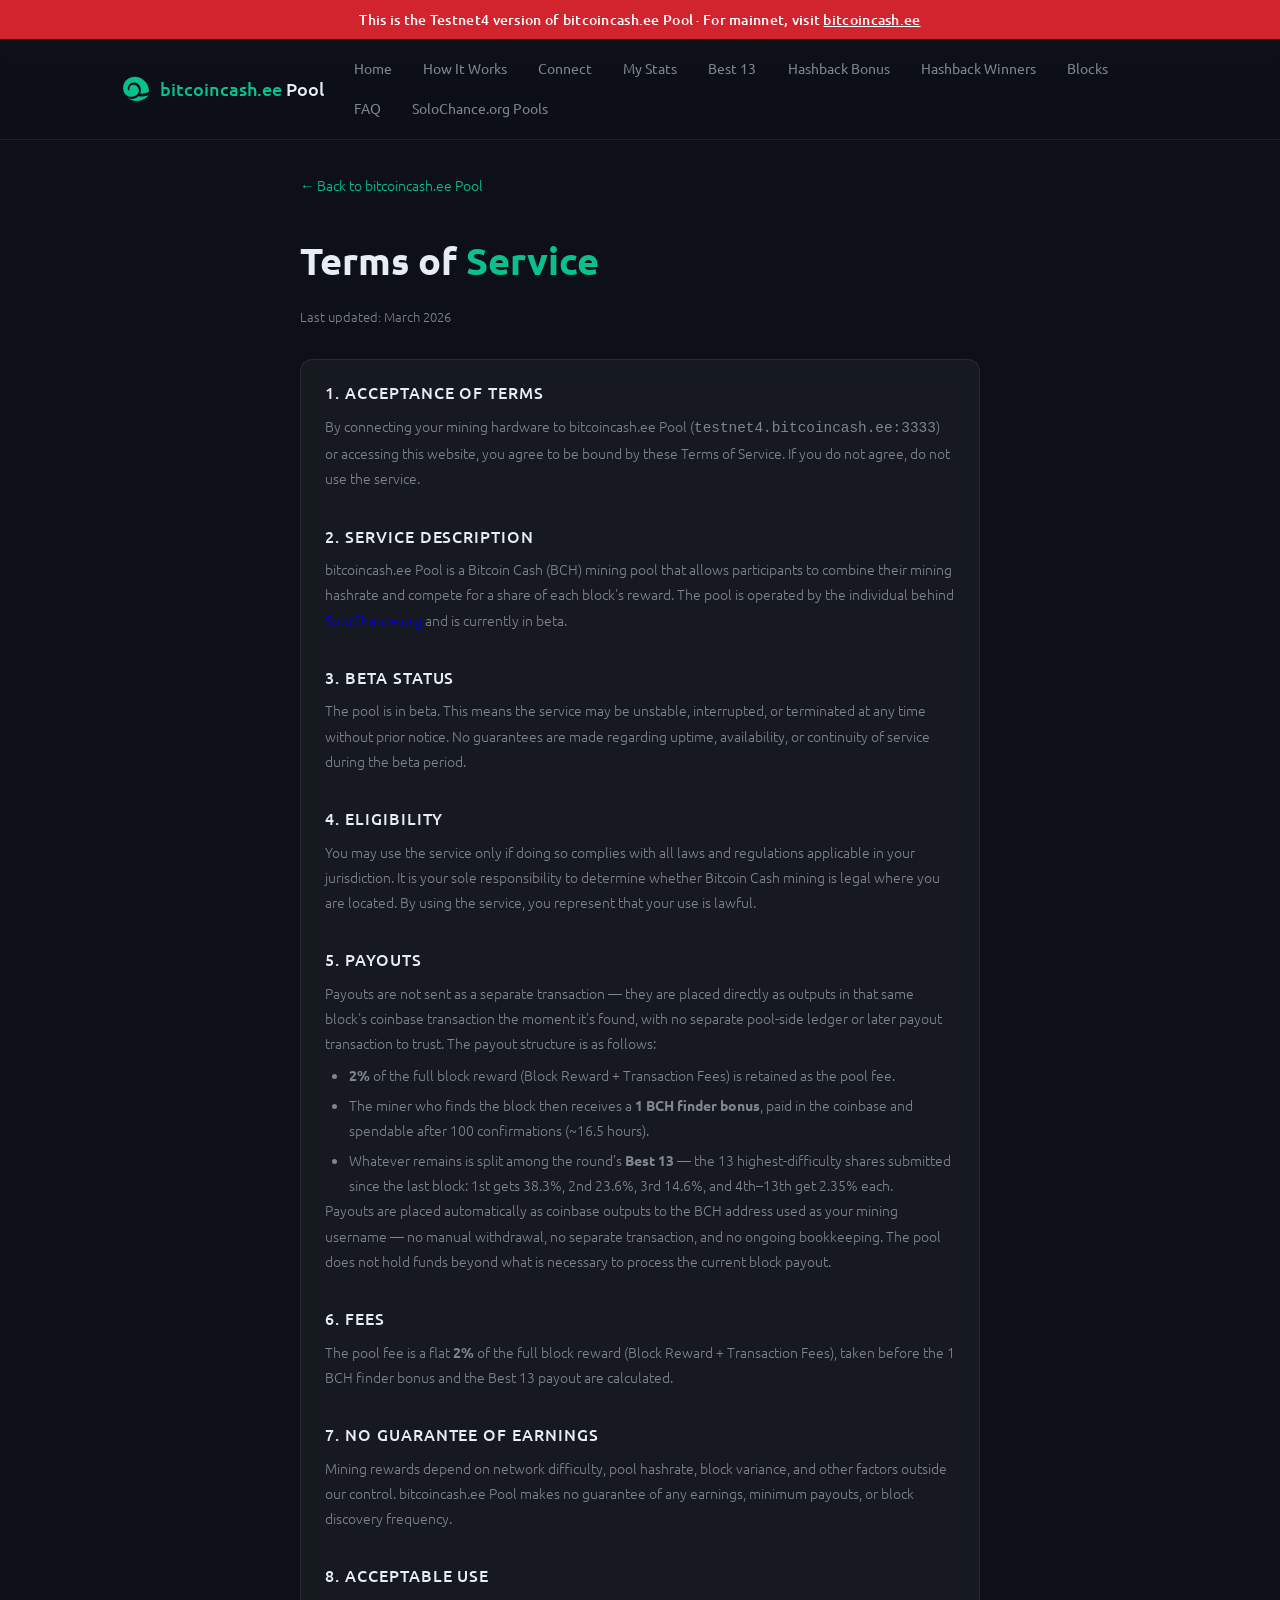
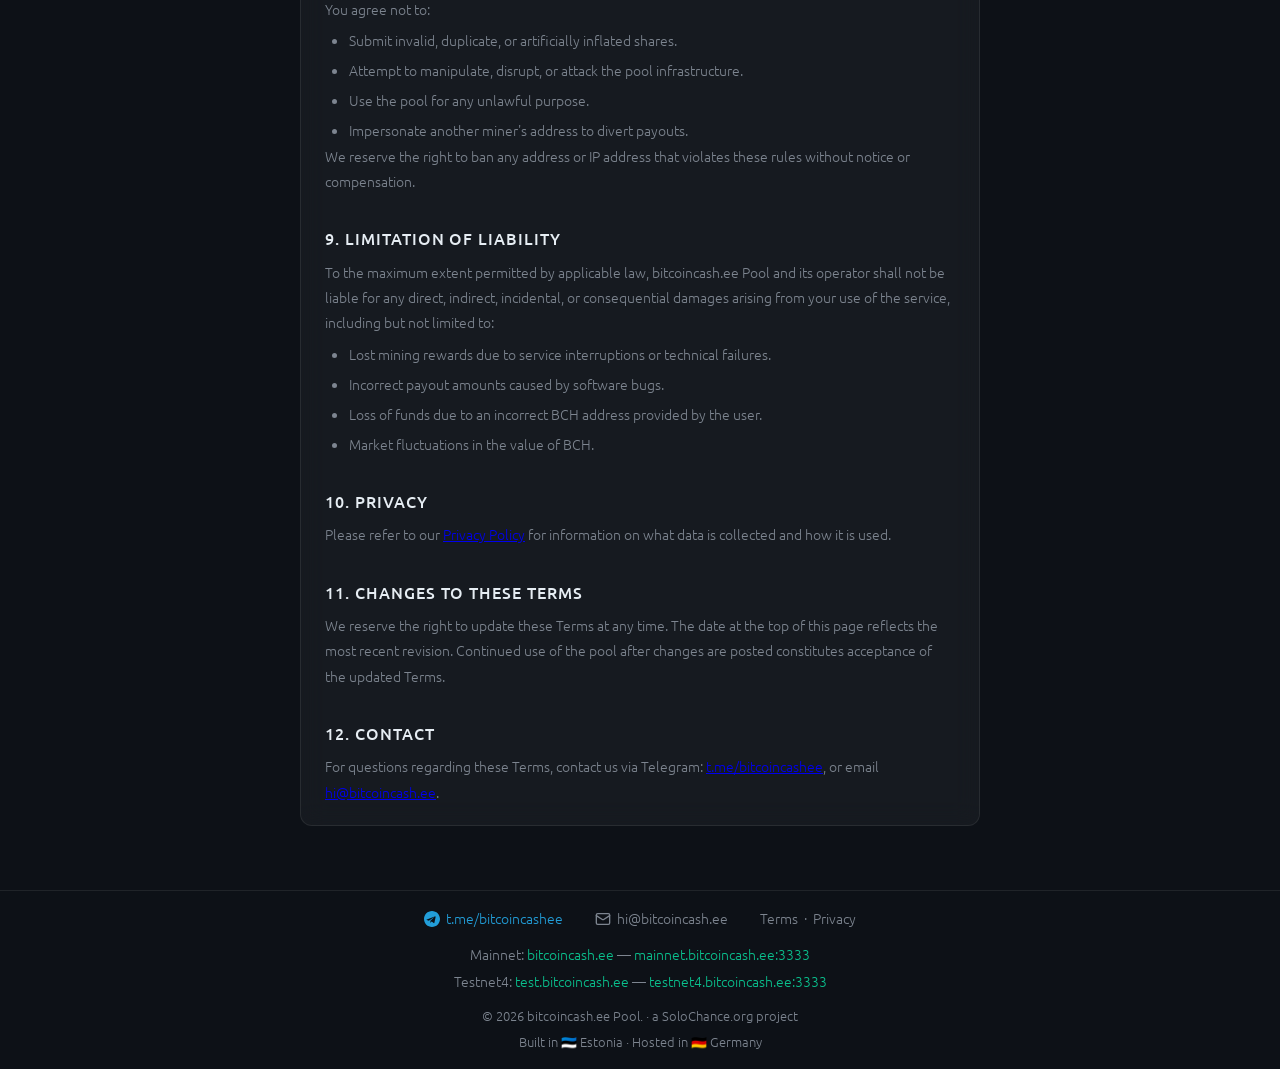
<file: terms.html>
<!DOCTYPE html>
<html lang="en">
<head>
  <meta charset="UTF-8" />
  <meta name="viewport" content="width=device-width, initial-scale=1.0" />
  <title>Terms of Service — bitcoincash.ee Pool</title>
  <meta name="description" content="Terms of Service for bitcoincash.ee Pool, a Bitcoin Cash mining pool." />
  <meta name="robots" content="noindex, follow" />
  <meta property="og:title" content="Terms of Service — bitcoincash.ee Pool" />
  <meta property="og:description" content="Terms of Service for bitcoincash.ee Pool, a Bitcoin Cash mining pool." />
  <meta property="og:url" content="https://test.bitcoincash.ee/terms.html" />
  <meta property="og:type" content="website" />
  <meta property="og:site_name" content="bitcoincash.ee Pool" />
  <meta name="twitter:card" content="summary_large_image" />
  <meta name="twitter:title" content="Terms of Service — bitcoincash.ee Pool" />
  <meta name="twitter:description" content="Terms of Service for bitcoincash.ee Pool, a Bitcoin Cash mining pool." />
  <link rel="canonical" href="https://test.bitcoincash.ee/terms.html" />
  <link rel="icon" type="image/x-icon" href="favicon.ico" />
  <link rel="icon" type="image/svg+xml" href="logo.svg" />
  <link rel="apple-touch-icon" href="apple-touch-icon.png" />
  <link rel="preconnect" href="https://fonts.googleapis.com" />
  <link rel="preconnect" href="https://fonts.gstatic.com" crossorigin />
  <link href="https://fonts.googleapis.com/css2?family=Ubuntu:wght@300;400;500;700&family=Ubuntu+Mono&display=swap" rel="stylesheet" />
  <link rel="stylesheet" href="style.css" />
  <style>
    .legal-body h2 {
      font-size: 1rem;
      font-weight: 500;
      color: var(--text);
      margin: 2rem 0 .5rem;
      text-transform: uppercase;
      letter-spacing: .06em;
    }
    .legal-body h2:first-child { margin-top: 0; }
    .legal-body p, .legal-body li {
      color: var(--muted);
      font-size: .9rem;
      line-height: 1.75;
    }
    .legal-body ul, .legal-body ol {
      padding-left: 1.5rem;
      margin-top: .4rem;
      display: flex;
      flex-direction: column;
      gap: .3rem;
    }
    .legal-body p + p { margin-top: .6rem; }
    .legal-meta {
      font-size: .8rem;
      color: var(--muted);
      margin-bottom: 2rem;
    }
    .back-link {
      display: inline-flex;
      align-items: center;
      gap: .4rem;
      color: var(--accent);
      text-decoration: none;
      font-size: .9rem;
      margin-bottom: 2rem;
      transition: opacity .2s;
    }
    .back-link:hover { opacity: .75; }
  </style>
</head>
<body>
<div class="site-topbar">
  <div class="testnet-banner" role="alert">This is the Testnet4 version of bitcoincash.ee Pool &middot; For mainnet, visit <a href="https://bitcoincash.ee" target="_blank" rel="noopener">bitcoincash.ee</a></div>

  <header class="header">
    <div class="container header-inner">
      <a href="/" class="logo">
        <img src="logo.svg" alt="bitcoincash.ee Pool" class="logo-icon" />
        <span class="logo-text"><span class="accent">bitcoincash.ee</span> Pool</span>
      </a>
      <nav class="nav">
        <a href="/" class="nav-btn">Home</a>
        <a href="/how-it-works.html" class="nav-btn">How It Works</a>
        <a href="/#connect" class="nav-btn">Connect</a>
        <a href="/#mystats" class="nav-btn">My Stats</a>
        <a href="/#bestshares" class="nav-btn">Best 13</a>
        <a href="/hashback-bonus.html" class="nav-btn">Hashback Bonus</a>
        <a href="/hashback-winners.html" class="nav-btn">Hashback Winners</a>
        <a href="/#blocks" class="nav-btn">Blocks</a>
        <a href="/faq.html" class="nav-btn">FAQ</a>
        <a href="/solochance-pools.html" class="nav-btn">SoloChance.org Pools</a>
      </nav>
    </div>
  </header>
  </div>

  <main class="container" style="max-width:720px">

    <a href="/" class="back-link">← Back to bitcoincash.ee Pool</a>

    <div class="hero" style="margin-bottom:1.5rem">
      <h1>Terms of <span class="accent">Service</span></h1>
    </div>

    <p class="legal-meta">Last updated: March 2026</p>

    <div class="card legal-body">

      <h2>1. Acceptance of Terms</h2>
      <p>By connecting your mining hardware to bitcoincash.ee Pool (<code>testnet4.bitcoincash.ee:3333</code>) or accessing this website, you agree to be bound by these Terms of Service. If you do not agree, do not use the service.</p>

      <h2>2. Service Description</h2>
      <p>bitcoincash.ee Pool is a Bitcoin Cash (BCH) mining pool that allows participants to combine their mining hashrate and compete for a share of each block's reward. The pool is operated by the individual behind <a href="https://solochance.org" target="_blank" rel="noopener">SoloChance.org</a> and is currently in beta.</p>

      <h2>3. Beta Status</h2>
      <p>The pool is in beta. This means the service may be unstable, interrupted, or terminated at any time without prior notice. No guarantees are made regarding uptime, availability, or continuity of service during the beta period.</p>

      <h2>4. Eligibility</h2>
      <p>You may use the service only if doing so complies with all laws and regulations applicable in your jurisdiction. It is your sole responsibility to determine whether Bitcoin Cash mining is legal where you are located. By using the service, you represent that your use is lawful.</p>

      <h2>5. Payouts</h2>
      <p>Payouts are not sent as a separate transaction — they are placed directly as outputs in that same block's coinbase transaction the moment it's found, with no separate pool-side ledger or later payout transaction to trust. The payout structure is as follows:</p>
      <ul>
        <li><strong>2%</strong> of the full block reward (Block Reward + Transaction Fees) is retained as the pool fee.</li>
        <li>The miner who finds the block then receives a <strong>1 BCH finder bonus</strong>, paid in the coinbase and spendable after 100 confirmations (~16.5 hours).</li>
        <li>Whatever remains is split among the round's <strong>Best 13</strong> — the 13 highest-difficulty shares submitted since the last block: 1st gets 38.3%, 2nd 23.6%, 3rd 14.6%, and 4th–13th get 2.35% each.</li>
      </ul>
      <p>Payouts are placed automatically as coinbase outputs to the BCH address used as your mining username — no manual withdrawal, no separate transaction, and no ongoing bookkeeping. The pool does not hold funds beyond what is necessary to process the current block payout.</p>

      <h2>6. Fees</h2>
      <p>The pool fee is a flat <strong>2%</strong> of the full block reward (Block Reward + Transaction Fees), taken before the 1 BCH finder bonus and the Best 13 payout are calculated.</p>

      <h2>7. No Guarantee of Earnings</h2>
      <p>Mining rewards depend on network difficulty, pool hashrate, block variance, and other factors outside our control. bitcoincash.ee Pool makes no guarantee of any earnings, minimum payouts, or block discovery frequency.</p>

      <h2>8. Acceptable Use</h2>
      <p>You agree not to:</p>
      <ul>
        <li>Submit invalid, duplicate, or artificially inflated shares.</li>
        <li>Attempt to manipulate, disrupt, or attack the pool infrastructure.</li>
        <li>Use the pool for any unlawful purpose.</li>
        <li>Impersonate another miner's address to divert payouts.</li>
      </ul>
      <p>We reserve the right to ban any address or IP address that violates these rules without notice or compensation.</p>

      <h2>9. Limitation of Liability</h2>
      <p>To the maximum extent permitted by applicable law, bitcoincash.ee Pool and its operator shall not be liable for any direct, indirect, incidental, or consequential damages arising from your use of the service, including but not limited to:</p>
      <ul>
        <li>Lost mining rewards due to service interruptions or technical failures.</li>
        <li>Incorrect payout amounts caused by software bugs.</li>
        <li>Loss of funds due to an incorrect BCH address provided by the user.</li>
        <li>Market fluctuations in the value of BCH.</li>
      </ul>
      <h2>10. Privacy</h2>
      <p>Please refer to our <a href="/privacy.html">Privacy Policy</a> for information on what data is collected and how it is used.</p>

      <h2>11. Changes to These Terms</h2>
      <p>We reserve the right to update these Terms at any time. The date at the top of this page reflects the most recent revision. Continued use of the pool after changes are posted constitutes acceptance of the updated Terms.</p>

      <h2>12. Contact</h2>
      <p>For questions regarding these Terms, contact us via Telegram: <a href="https://t.me/bitcoincashee" target="_blank" rel="noopener">t.me/bitcoincashee</a>, or email <a href="mailto:hi@bitcoincash.ee">hi@bitcoincash.ee</a>.</p>

    </div>

  </main>

  <footer class="footer">
    <div class="container footer-inner">
      <a href="https://t.me/bitcoincashee" target="_blank" rel="noopener" class="tg-footer-link">
        <svg viewBox="0 0 24 24" fill="currentColor" width="16" height="16"><path d="M12 0C5.373 0 0 5.373 0 12s5.373 12 12 12 12-5.373 12-12S18.627 0 12 0zm5.562 8.248-1.97 9.289c-.145.658-.537.818-1.084.508l-3-2.21-1.447 1.394c-.16.16-.295.295-.605.295l.213-3.053 5.56-5.023c.242-.213-.054-.333-.373-.12L7.17 14.498l-2.95-.924c-.64-.204-.657-.64.136-.948l11.57-4.461c.537-.194 1.006.131.836.083z"/></svg>
        t.me/bitcoincashee
      </a>
      <a href="mailto:hi@bitcoincash.ee" class="email-footer-link">
        <svg viewBox="0 0 24 24" fill="none" stroke="currentColor" stroke-width="2" stroke-linecap="round" stroke-linejoin="round" width="16" height="16"><rect x="2" y="4" width="20" height="16" rx="2"/><path d="m22 7-8.97 5.7a1.94 1.94 0 0 1-2.06 0L2 7"/></svg>
        hi@bitcoincash.ee
      </a>
      <span class="muted">
        <a href="/terms.html" style="color:var(--muted);text-decoration:none;transition:color .2s" onmouseover="this.style.color='var(--accent)'" onmouseout="this.style.color='var(--muted)'">Terms</a>
        &nbsp;·&nbsp;
        <a href="/privacy.html" style="color:var(--muted);text-decoration:none;transition:color .2s" onmouseover="this.style.color='var(--accent)'" onmouseout="this.style.color='var(--muted)'">Privacy</a>
      </span>
    </div>
    <div class="container footer-networks">
      <div>Mainnet: <a href="https://bitcoincash.ee" target="_blank" rel="noopener" style="color:var(--accent);text-decoration:none">bitcoincash.ee</a> &mdash; <span class="accent">mainnet.bitcoincash.ee:3333</span></div>
      <div>Testnet4: <a href="/" style="color:var(--accent);text-decoration:none">test.bitcoincash.ee</a> &mdash; <span class="accent">testnet4.bitcoincash.ee:3333</span></div>
    </div>
    <div class="container footer-bottom">
      <div>&copy; 2026 bitcoincash.ee Pool. &middot; a <a href="https://solochance.org" target="_blank" rel="noopener" class="footer-solochance-link">SoloChance.org</a> project</div>
      <div>Built in 🇪🇪 Estonia &middot; Hosted in 🇩🇪 Germany</div>
    </div>
  </footer>

</body>
</html>
</file>
<file: style.css>
/* ===========================
   bitcoincash.ee Pool — Styles
   =========================== */

:root {
  --bg:          #0d1117;
  --bg-card:     rgba(255, 255, 255, 0.04);
  --bg-card-hover: rgba(255, 255, 255, 0.07);
  --border:      rgba(255, 255, 255, 0.08);
  --accent:      #0AC18E;
  --accent-dim:  rgba(10, 193, 142, 0.15);
  --accent-glow: rgba(10, 193, 142, 0.25);
  --text:        #e6edf3;
  --muted:       #7d8590;
  --yellow:      #f0b429;
  --yellow-bg:   rgba(240, 180, 41, 0.15);
  --block:       #58a6ff;
  --radius:      12px;
  --radius-sm:   8px;
  --blur:        blur(12px);
}

*, *::before, *::after { box-sizing: border-box; margin: 0; padding: 0; }

html { scroll-behavior: smooth; }

body {
  background: var(--bg);
  color: var(--text);
  font-family: 'Ubuntu', sans-serif;
  font-weight: 300;
  font-size: 16px;
  line-height: 1.6;
  min-height: 100vh;
  display: flex;
  flex-direction: column;
}

/* ── Layout ── */

.container {
  max-width: 1080px;
  margin: 0 auto;
  padding: 0 1.25rem;
  width: 100%;
}

main.container {
  flex: 1;
  padding-top: 2rem;
  padding-bottom: 4rem;
}

/* ── Testnet banner ── */

.testnet-banner {
  background: #d1242f;
  color: #fff;
  text-align: center;
  font-weight: 500;
  font-size: .9rem;
  padding: .5rem 1rem;
  letter-spacing: .02em;
}

.testnet-banner a {
  color: #fff;
  text-decoration: underline;
}
.testnet-banner a:hover {
  opacity: .8;
}

/* ── Header ── */

.site-topbar {
  position: sticky;
  top: 0;
  z-index: 100;
}

.header {
  background: rgba(13, 17, 23, 0.85);
  backdrop-filter: var(--blur);
  -webkit-backdrop-filter: var(--blur);
  border-bottom: 1px solid var(--border);
}

.header-inner {
  display: flex;
  align-items: center;
  justify-content: space-between;
  min-height: 60px;
  padding-top: .75rem;
  padding-bottom: .75rem;
  gap: 1rem;
}

.logo {
  display: flex;
  align-items: center;
  gap: .5rem;
  font-size: 1.1rem;
  font-weight: 500;
  white-space: nowrap;
  user-select: none;
  text-decoration: none;
  color: var(--text);
}

.logo-icon { height: 32px; width: 32px; object-fit: contain; }

.nav {
  display: flex;
  gap: .25rem;
  flex-wrap: wrap;
}

.nav-btn {
  background: transparent;
  border: none;
  color: var(--muted);
  font-family: 'Ubuntu', sans-serif;
  font-size: .9rem;
  font-weight: 400;
  padding: .4rem .85rem;
  border-radius: var(--radius-sm);
  cursor: pointer;
  text-decoration: none;
  transition: color .2s, background .2s;
}

.nav-btn:hover { color: var(--text); background: var(--bg-card); }
.nav-btn.active { color: var(--accent); background: var(--accent-dim); }

/* ── Sections ── */

.section { display: none; }
.section.active { display: block; }

/* ── Hero ── */

.hero {
  margin-bottom: 2.25rem;
  padding-top: .5rem;
}

.hero-inner {
  display: flex;
  align-items: center;
  gap: 1.75rem;
}

.hero-bch-logo {
  width: 96px;
  height: 96px;
  flex-shrink: 0;
  border-radius: 50%;
  box-shadow: 0 0 32px rgba(10, 193, 142, 0.3);
}

.hero h1 {
  font-size: clamp(1.6rem, 4vw, 2.4rem);
  font-weight: 700;
  line-height: 1.2;
  margin-bottom: .65rem;
}

.hero-sub {
  color: var(--muted);
  font-size: 1.05rem;
  max-width: 580px;
}

.byline {
  display: inline-flex;
  flex-direction: column;
  align-items: flex-start;
  gap: .2rem;
  font-size: .8rem;
  font-weight: 500;
  text-transform: uppercase;
  letter-spacing: .08em;
  color: #7c74f0;
  background: rgba(79, 70, 229, 0.12);
  border: 1px solid rgba(79, 70, 229, 0.25);
  border-radius: 12px;
  padding: .5rem .85rem;
  margin-bottom: .9rem;
}

.byline-part { white-space: normal; }
.byline-sep  { display: none; }

.byline-link {
  color: #a5a0f5;
  text-decoration: none;
  font-weight: 600;
  transition: color .2s;
}

.byline-link:hover { color: #fff; }

@media (max-width: 480px) {
  .hero-inner { flex-direction: column; align-items: flex-start; gap: 1rem; }
  .hero-bch-logo { width: 72px; height: 72px; }
}

.accent { color: var(--accent); }

/* ── Section title ── */

.section-title {
  font-size: .8rem;
  font-weight: 500;
  text-transform: uppercase;
  letter-spacing: .08em;
  color: var(--muted);
  margin-bottom: 1rem;
  margin-top: 0;
}

.section-title-gold { color: var(--yellow); }

/* ── Cards ── */

.card {
  background: var(--bg-card);
  border: 1px solid var(--border);
  border-radius: var(--radius);
  padding: 1.25rem 1.5rem;
  backdrop-filter: var(--blur);
  -webkit-backdrop-filter: var(--blur);
  transition: transform .2s ease, box-shadow .2s ease, background .2s ease;
}

.card:hover {
  transform: translateY(-3px);
  box-shadow: 0 8px 32px var(--accent-glow);
  background: var(--bg-card-hover);
}

.card-grid {
  display: grid;
  grid-template-columns: repeat(auto-fill, minmax(160px, 1fr));
  gap: 1rem;
}

#bch-grid {
  grid-template-columns: repeat(2, minmax(0, 1fr));
}

#stats-grid {
  grid-template-columns: repeat(3, minmax(0, 1fr));
}

#chances-grid {
  grid-template-columns: repeat(4, minmax(0, 1fr));
}

#user-stats-grid,
#user-chance-grid {
  grid-template-columns: repeat(3, minmax(0, 1fr));
}

#user-payout-grid {
  grid-template-columns: repeat(2, minmax(0, 1fr));
}

.card-grid.three-col {
  grid-template-columns: repeat(auto-fill, minmax(240px, 1fr));
}

.card-grid.two-col {
  grid-template-columns: repeat(2, minmax(0, 1fr));
}

/* ── Stat Cards ── */

.stat-card {
  text-align: center;
  padding: 1.5rem 1rem;
}

.stat-label {
  font-size: .8rem;
  color: var(--muted);
  text-transform: uppercase;
  letter-spacing: .06em;
  margin-bottom: .4rem;
}

.stat-value {
  font-size: 1.8rem;
  font-weight: 700;
  color: var(--accent);
  line-height: 1.1;
}

.stat-value.skeleton { color: var(--border); }

.stat-change {
  font-size: .82rem;
  font-weight: 500;
  margin-top: .3rem;
}

/* ── Info Cards ── */

.info-card { padding: 1.5rem; }

.info-icon {
  font-size: 1.8rem;
  margin-bottom: .75rem;
}

.info-title {
  font-size: 1rem;
  font-weight: 500;
  margin-bottom: .4rem;
}

.info-desc {
  color: var(--muted);
  font-size: .9rem;
}

.info-desc a {
  color: var(--accent);
  text-decoration: none;
}
.info-desc a:hover { text-decoration: underline; }

.inspiration-box {
  background: rgba(79, 70, 229, 0.12);
  border: 1px solid rgba(79, 70, 229, 0.25);
  border-radius: var(--radius-sm);
  padding: .65rem .85rem;
  margin-bottom: .85rem;
}

.inspiration-box .stat-label {
  color: #a5a0f5;
  margin-bottom: .3rem;
}

.inspiration-box p {
  margin: 0;
  font-size: .85rem;
  color: var(--muted);
}

.first-block-box {
  background: var(--accent-dim);
  border: 1px solid rgba(10, 193, 142, 0.25);
  border-radius: var(--radius-sm);
  padding: .65rem .85rem;
  margin-bottom: .85rem;
}

.first-block-box .stat-label {
  color: var(--accent);
  margin-bottom: .3rem;
}

.first-block-box p {
  margin: 0;
  font-size: .85rem;
  color: var(--muted);
}

.first-block-box a {
  color: var(--accent);
  text-decoration: none;
}
.first-block-box a:hover { text-decoration: underline; }


.payout-order {
  margin-top: .65rem;
  padding-left: 1.1rem;
  display: flex;
  flex-direction: column;
  gap: .45rem;
  font-size: .85rem;
}

.payout-order li { line-height: 1.4; }

.payout-amount {
  color: var(--accent);
  font-weight: 500;
}

/* The parenthetical USD amount following a BCH figure — muted and slightly
   smaller than the number it follows, same treatment as solo100.org's
   .usd-val. */
.usd-val {
  color: var(--muted);
  font-size: .82em;
  font-weight: 400;
}

.formula {
  margin-top: .7rem;
  font-family: 'Ubuntu Mono', monospace;
  font-size: .82rem;
  color: var(--accent);
  background: var(--accent-dim);
  border: 1px solid rgba(10,193,142,.2);
  border-radius: var(--radius-sm);
  padding: .4rem .75rem;
  display: inline-block;
  line-height: 1.8;
}

.formula sup, .formula sub {
  font-size: .75em;
}

/* ── Connect Card ── */

.connect-card { display: flex; flex-direction: column; gap: .75rem; }

.connect-row {
  display: flex;
  align-items: center;
  gap: 1rem;
  flex-wrap: wrap;
}

.connect-label {
  min-width: 90px;
  font-size: .85rem;
  color: var(--muted);
  text-transform: uppercase;
  letter-spacing: .05em;
}

code.connect-value {
  font-family: 'Ubuntu Mono', 'Fira Mono', monospace;
  font-size: .95rem;
  color: var(--accent);
  background: var(--accent-dim);
  padding: .2rem .6rem;
  border-radius: var(--radius-sm);
  word-break: break-all;
}

/* ── Config tabs + block ── */

.config-tabs {
  display: flex;
  gap: .375rem;
  margin-bottom: 1rem;
  flex-wrap: wrap;
}

.tab-btn {
  background: transparent;
  border: 1px solid var(--border);
  color: var(--muted);
  font-family: 'Ubuntu', sans-serif;
  font-size: .8rem;
  padding: .3rem .8rem;
  border-radius: var(--radius-sm);
  cursor: pointer;
  transition: color .2s, background .2s, border-color .2s;
}

.tab-btn:hover { color: var(--text); border-color: var(--accent); }
.tab-btn.active {
  color: var(--accent);
  background: var(--accent-dim);
  border-color: var(--accent);
}

.config-block {
  display: none;
  background: rgba(0,0,0,.35);
  border: 1px solid var(--border);
  border-radius: var(--radius-sm);
  padding: 1rem 1.25rem;
  overflow-x: auto;
  font-family: 'Ubuntu Mono', 'Fira Mono', 'Courier New', monospace;
  font-size: .875rem;
  color: var(--text);
  line-height: 1.7;
  white-space: pre;
}

.config-block.active { display: block; }

/* ── Bitaxe UI mockup ── */

.bitaxe-ui {
  display: none;
  background: #1e1e2e;
  border: 1px solid #2d2d44;
  border-radius: 10px;
  padding: 0 !important;
  overflow: hidden;
  font-family: 'Ubuntu', sans-serif;
  width: 100%;
  white-space: normal;
}

.bitaxe-header {
  display: flex;
  align-items: center;
  gap: .6rem;
  background: #16162a;
  padding: .75rem 1.1rem;
  font-size: .95rem;
  font-weight: 500;
  color: #e2e2f0;
  border-bottom: 1px solid #2d2d44;
}

.bitaxe-logo { font-size: 1.1rem; color: #F7931A; }

.bitaxe-ui.active { display: block; }


.bitaxe-form {
  padding: 1rem 1.1rem;
  display: flex;
  flex-direction: column;
  gap: .75rem;
}

.bitaxe-field {
  display: flex;
  flex-direction: column;
  gap: .3rem;
}

.bitaxe-field label {
  font-size: .78rem;
  color: #9090b0;
  font-weight: 500;
  text-transform: uppercase;
  letter-spacing: .05em;
}

.bitaxe-field input {
  background: #13131f;
  border: 1px solid #2d2d44;
  border-radius: 6px;
  color: #e2e2f0;
  font-family: 'Ubuntu Mono', monospace;
  font-size: .88rem;
  padding: .55rem .8rem;
  outline: none;
  width: 100%;
}

.bitaxe-field input:focus { border-color: #F7931A; }



/* ── Avalon UI mockup ── */

.avalon-ui {
  display: none;
  background: #1a1a1a;
  border: 1px solid #333;
  border-radius: 10px;
  padding: 0 !important;
  overflow: hidden;
  font-family: 'Ubuntu', sans-serif;
  width: 100%;
  white-space: normal;
}

.avalon-ui.active { display: block; }

.avalon-header {
  display: flex;
  align-items: center;
  gap: .6rem;
  background: #111;
  padding: .75rem 1.1rem;
  font-size: .95rem;
  font-weight: 500;
  color: #e0e0e0;
  border-bottom: 1px solid #333;
}

.avalon-logo { font-size: 1.1rem; color: #FF6B00; }

.avalon-form {
  padding: 1rem 1.1rem;
  display: flex;
  flex-direction: column;
  gap: .75rem;
}

.avalon-field {
  display: flex;
  flex-direction: column;
  gap: .3rem;
}

.avalon-field label {
  font-size: .78rem;
  color: #888;
  font-weight: 500;
  text-transform: uppercase;
  letter-spacing: .05em;
}

.avalon-field input {
  background: #0d0d0d;
  border: 1px solid #333;
  border-radius: 6px;
  color: #e0e0e0;
  font-family: 'Ubuntu Mono', monospace;
  font-size: .88rem;
  padding: .55rem .8rem;
  outline: none;
  width: 100%;
}

.avalon-field input:focus { border-color: #FF6B00; }

/* ── NiceHash UI ── */

.nicehash-ui {
  display: none;
  background: #1a1a1e;
  border: 1px solid #333;
  border-radius: 10px;
  padding: 0 !important;
  overflow: hidden;
  font-family: 'Ubuntu', sans-serif;
  width: 100%;
  white-space: normal;
}

.nicehash-ui.active { display: block; }

.nicehash-header {
  display: flex;
  align-items: center;
  gap: .6rem;
  background: #111114;
  padding: .75rem 1.1rem;
  font-size: .95rem;
  font-weight: 500;
  color: #e0e0e0;
  border-bottom: 1px solid #333;
}

.nicehash-logo { font-size: 1.1rem; color: #f5a623; }

.nicehash-form {
  padding: 1rem 1.1rem;
  display: flex;
  flex-direction: column;
  gap: .75rem;
}

.nicehash-field {
  display: flex;
  flex-direction: column;
  gap: .3rem;
}

.nicehash-field label {
  font-size: .78rem;
  color: #888;
  font-weight: 500;
  font-style: italic;
}

.nicehash-field input,
.nicehash-field select {
  background: #0d0d0f;
  border: 1px solid #333;
  border-radius: 6px;
  color: #e0e0e0;
  font-family: 'Ubuntu Mono', monospace;
  font-size: .88rem;
  padding: .55rem .8rem;
  outline: none;
  width: 100%;
  -webkit-appearance: none;
}

.nicehash-field input:focus,
.nicehash-field select:focus { border-color: #f5a623; }

.nicehash-row {
  display: flex;
  gap: .75rem;
}

.nicehash-row .nicehash-field:first-child { flex: 2; }
.nicehash-row .nicehash-field:last-child { flex: 1; }

.nicehash-note {
  font-size: .72rem;
  color: #666;
  margin-top: -.2rem;
}

/* ── Braiins Config UI ── */

.braiins-ui {
  display: none;
  background: #1a1a1e;
  border: 1px solid #333;
  border-radius: 10px;
  padding: 0 !important;
  overflow: hidden;
  font-family: 'Ubuntu', sans-serif;
  width: 100%;
  white-space: normal;
}

.braiins-ui.active { display: block; }

.braiins-header {
  display: flex;
  align-items: center;
  gap: .6rem;
  background: #111114;
  padding: .75rem 1.1rem;
  font-size: .95rem;
  font-weight: 500;
  color: #e0e0e0;
  border-bottom: 1px solid #333;
}

.braiins-logo { font-size: 1.1rem; color: #8a6bf0; }

.braiins-form {
  padding: 1rem 1.1rem;
  display: flex;
  flex-direction: column;
  gap: .75rem;
}

.braiins-field {
  display: flex;
  flex-direction: column;
  gap: .3rem;
}

.braiins-field label {
  font-size: .78rem;
  color: #888;
  font-weight: 500;
  font-style: italic;
}

.braiins-field input {
  background: #0d0d0f;
  border: 1px solid #333;
  border-radius: 6px;
  color: #e0e0e0;
  font-family: 'Ubuntu Mono', monospace;
  font-size: .88rem;
  padding: .55rem .8rem;
  outline: none;
  width: 100%;
}

.braiins-field input:focus { border-color: #8a6bf0; }

/* ── Lookup Card ── */

.lookup-card { margin-bottom: 1.5rem; }

.lookup-row {
  display: flex;
  gap: .75rem;
  flex-wrap: wrap;
}

.address-input {
  flex: 1;
  min-width: 0;
  background: rgba(0,0,0,.35);
  border: 1px solid var(--border);
  border-radius: var(--radius-sm);
  color: var(--text);
  font-family: 'Ubuntu Mono', 'Fira Mono', monospace;
  font-size: .9rem;
  padding: .65rem 1rem;
  outline: none;
  transition: border-color .2s, box-shadow .2s;
}

.address-input::placeholder { color: var(--muted); opacity: .6; }

.address-input:focus {
  border-color: var(--accent);
  box-shadow: 0 0 0 3px var(--accent-glow);
}

.input-hint {
  margin-top: .6rem;
  font-size: .82rem;
  color: var(--muted);
  overflow-wrap: break-word;
  word-break: break-all;
}

/* ── Buttons ── */

.btn-primary {
  background: var(--accent);
  color: #000;
  border: none;
  font-family: 'Ubuntu', sans-serif;
  font-size: .9rem;
  font-weight: 500;
  padding: .65rem 1.4rem;
  border-radius: var(--radius-sm);
  cursor: pointer;
  white-space: nowrap;
  transition: opacity .2s, transform .15s;
}

.btn-primary:hover { opacity: .88; transform: translateY(-1px); }
.btn-primary:active { transform: translateY(0); }


/* ── Warming up banner ── */

.warming-banner {
  display: flex;
  align-items: flex-start;
  gap: 1rem;
  background: rgba(10,193,142,.07);
  border: 1px solid rgba(10,193,142,.2);
  border-radius: var(--radius);
  padding: 1.1rem 1.4rem;
  margin-bottom: 1.5rem;
}

.warming-banner.hidden { display: none; }

.warming-icon { font-size: 1.4rem; line-height: 1; }

.warming-banner strong { font-weight: 500; color: var(--accent); }

.warming-banner p {
  color: var(--muted);
  font-size: .9rem;
  margin-top: .2rem;
}

/* ── Block rows ── */

/* Named-area grid instead of two wrapping flex columns, so the mobile
   breakpoint below can rearrange the same elements (status pill next to
   the height) without a different DOM structure per breakpoint — with
   the old flex layout, the status pill lived in a second flex column
   that wrapped as a whole block below the first once it ran out of
   room, landing well below "Block #N" instead of next to it. */
.block-row {
  display: grid;
  grid-template-columns: 1fr auto;
  grid-template-areas:
    "height status"
    "hash   when"
    "finder finder";
  column-gap: 1rem;
  row-gap: .3rem;
  padding: 1rem 1.5rem;
  background: var(--bg-card);
  border: 1px solid var(--border);
  border-radius: var(--radius);
  margin-bottom: .75rem;
  transition: transform .2s, box-shadow .2s, background .2s;
  text-decoration: none;
  color: inherit;
}

.block-row:hover {
  transform: translateY(-2px);
  box-shadow: 0 6px 24px var(--accent-glow);
  background: var(--bg-card-hover);
}

.block-row > * {
  min-width: 0;
}

.block-height {
  grid-area: height;
  align-self: center;
  font-size: 1rem;
  font-weight: 500;
  color: var(--accent);
}

.block-hash {
  grid-area: hash;
  font-family: 'Ubuntu Mono', monospace;
  font-size: .78rem;
  color: var(--muted);
  word-break: break-all;
}

.block-meta {
  font-size: .82rem;
  color: var(--muted);
  overflow-wrap: anywhere;
}

.block-when { grid-area: when; justify-self: end; align-self: center; }
.block-finder { grid-area: finder; }

.block-status {
  grid-area: status;
  justify-self: end;
  align-self: center;
  display: inline-block;
  font-size: .72rem;
  font-weight: 500;
  text-transform: uppercase;
  letter-spacing: .03em;
  padding: .15rem .55rem;
  border-radius: 999px;
  background: var(--yellow-bg);
  color: var(--yellow);
  white-space: nowrap;
}

.block-status.confirmed {
  background: var(--accent-dim);
  color: var(--accent);
}

.blocks-pagination {
  display: flex;
  align-items: center;
  justify-content: center;
  gap: 1rem;
  margin-top: 1.5rem;
}

.page-btn {
  background: transparent;
  border: 1px solid var(--border);
  color: var(--text);
  font-family: 'Ubuntu', sans-serif;
  font-size: .85rem;
  padding: .45rem 1rem;
  border-radius: var(--radius-sm);
  cursor: pointer;
  transition: color .2s, border-color .2s;
}
.page-btn:hover:not(:disabled) { color: var(--accent); border-color: var(--accent); }
.page-btn:disabled { opacity: .35; cursor: default; }

.page-info { color: var(--muted); font-size: .85rem; }

/* ── Pool chart ── */

.chart-card {
  margin-bottom: 2rem;
}

.chart-card:hover {
  transform: none;
  box-shadow: none;
  background: var(--bg-card);
}

.chart-header {
  display: flex;
  align-items: baseline;
  justify-content: space-between;
  flex-wrap: wrap;
  gap: .5rem;
  margin-bottom: .75rem;
}

.chart-title {
  font-size: .95rem;
  font-weight: 500;
  color: var(--text);
}

.chart-window {
  font-size: .78rem;
  font-weight: 400;
  color: var(--muted);
}

.chart-legend {
  display: flex;
  align-items: center;
  gap: 1rem;
  font-size: .78rem;
  color: var(--muted);
}

.legend-item {
  display: inline-flex;
  align-items: center;
  gap: .35rem;
}

.legend-swatch {
  width: .6rem;
  height: .6rem;
  border-radius: 2px;
  display: inline-block;
}

.legend-hashrate { background: var(--accent); }
.legend-workers  { background: var(--yellow); }
.legend-blocks   { background: var(--block); border-radius: 50%; }

.chart-wrap {
  position: relative;
  height: 220px;
}

.chart-message {
  position: absolute;
  inset: 0;
  display: flex;
  align-items: center;
  justify-content: center;
  color: var(--muted);
  font-size: .85rem;
  text-align: center;
  padding: 0 1rem;
}

.chart-svg {
  width: 100%;
  height: 100%;
  overflow: visible;
  cursor: crosshair;
}

.chart-svg .grid-line   { stroke: var(--border); stroke-width: 1; }
.chart-svg .axis-label  { fill: var(--muted); font-size: 9px; font-family: 'Ubuntu', sans-serif; }
.chart-svg .hashrate-area { fill: var(--accent-dim); }
.chart-svg .hashrate-line { fill: none; stroke: var(--accent); stroke-width: 2; stroke-linejoin: round; stroke-linecap: round; }
.chart-svg .workers-line  { fill: none; stroke: var(--yellow); stroke-width: 1.5; stroke-dasharray: 4 3; stroke-linejoin: round; stroke-linecap: round; }
.chart-svg .hashrate-area { stroke-linejoin: round; }
.chart-svg .crosshair     { stroke: var(--border); stroke-width: 1; }
.chart-svg .block-line    { stroke: var(--block); stroke-opacity: .3; stroke-width: 1; }
.chart-svg .block-dot     { fill: var(--block); stroke: var(--bg); stroke-width: 1; cursor: pointer; }
.chart-svg .block-dot.unconfirmed { fill: var(--bg); stroke: var(--block); stroke-width: 1.5; }
.chart-svg .block-label   { fill: var(--block); font-size: 8px; font-family: 'Ubuntu', sans-serif; }
.chart-svg .dot-hashrate  { fill: var(--accent); }
.chart-svg .dot-workers   { fill: var(--yellow); }

.chart-tooltip {
  position: absolute;
  top: 0;
  left: 0;
  pointer-events: none;
  background: #151b23;
  border: 1px solid var(--border);
  border-radius: var(--radius-sm);
  padding: .5rem .65rem;
  font-size: .78rem;
  line-height: 1.5;
  white-space: nowrap;
  transform: translate(-50%, -100%);
  z-index: 5;
}

.chart-tooltip .tooltip-time     { color: var(--muted); margin-bottom: .15rem; }
.chart-tooltip .tooltip-hashrate { color: var(--accent); }
.chart-tooltip .tooltip-workers  { color: var(--yellow); }

/* ── Utilities ── */

.hidden { display: none !important; }
.text-center { text-align: center; }
.muted { color: var(--muted); }

/* ── Telegram ── */

.tg-btn {
  display: inline-flex;
  align-items: center;
  gap: .5rem;
  margin-top: 1.1rem;
  background: #229ED9;
  color: #fff;
  text-decoration: none;
  font-size: .9rem;
  font-weight: 500;
  padding: .6rem 1.2rem;
  border-radius: var(--radius-sm);
  transition: opacity .2s, transform .15s;
}

.tg-btn:hover { opacity: .88; transform: translateY(-1px); }

.tg-footer-link {
  display: inline-flex;
  align-items: center;
  gap: .4rem;
  color: #229ED9;
  text-decoration: none;
  font-size: .85rem;
  transition: opacity .2s;
}

.tg-footer-link:hover { opacity: .75; }

.email-footer-link {
  display: inline-flex;
  align-items: center;
  gap: .4rem;
  color: var(--muted);
  text-decoration: none;
  font-size: .85rem;
  transition: color .2s;
}

.email-footer-link:hover { color: var(--accent); }

/* ── Disclaimer ── */

.disclaimer {
  display: flex;
  align-items: flex-start;
  gap: 1rem;
  background: rgba(240, 180, 41, 0.07);
  border: 1px solid rgba(240, 180, 41, 0.3);
  border-radius: var(--radius);
  padding: 1.1rem 1.4rem;
}

.disclaimer > div { min-width: 0; }

.disclaimer-icon { font-size: 1.3rem; line-height: 1; flex-shrink: 0; }

.disclaimer strong {
  font-weight: 500;
  color: var(--yellow);
  display: block;
  margin-bottom: .35rem;
}

.disclaimer p {
  color: var(--muted);
  font-size: .85rem;
  line-height: 1.6;
  margin: 0;
}

.disclaimer code {
  word-break: break-all;
  overflow-wrap: break-word;
}

/* ── Workers Table ── */

.workers-table {
  width: 100%;
  border-collapse: collapse;
  font-size: .85rem;
}

.workers-table th {
  text-align: left;
  color: var(--muted);
  font-weight: 500;
  text-transform: uppercase;
  letter-spacing: .05em;
  font-size: .75rem;
  padding: .5rem .75rem;
  border-bottom: 1px solid var(--border);
  white-space: nowrap;
}

.workers-table td {
  padding: .6rem .75rem;
  border-bottom: 1px solid var(--border);
  color: var(--text);
  white-space: nowrap;
}

.workers-table tr:last-child td { border-bottom: none; }

.workers-table td:first-child {
  font-family: 'Ubuntu Mono', monospace;
  color: var(--accent);
  max-width: 160px;
  overflow: hidden;
  text-overflow: ellipsis;
  white-space: nowrap;
}

.workers-table td:not(:first-child) {
  color: var(--muted);
  text-align: right;
}

.workers-table th:not(:first-child) { text-align: right; }

/* Coinbase Breakdown: only "Total Block Reward" (the first row) keeps the
   accent color; Block Finder/Pool Fee/Best 13 Distribution read as plain
   default text, same as an address in the Best 13 table below. */
#bs-total-table tbody tr:not(:first-child) td:first-child {
  font-family: monospace;
  color: var(--muted);
}

/* Ubuntu Mono renders visually smaller than the browser's default monospace
   stack (used above) at the same declared size, so bump it up to read as
   the same weight/prominence as the row it's set apart from. */
#bs-total-table tbody tr:first-child td:first-child {
  font-size: 1rem;
}

.bs-pending { color: var(--muted); opacity: .4; }

/* Natural (auto) table layout, same as .workers-table on My Stats: columns
   size to their content and the table can grow past the card's width, so
   the wrapping div's overflow-x:auto scrolls horizontally only when it
   actually needs to — and shows no scrollbar at all when everything fits. */
#bs-payouts-table tbody td:nth-child(2),
#bs-payouts-table thead th:nth-child(2) {
  text-align: left;
}

/* No fixed width: .workers-table is width:100% under table-layout:auto, so
   letting this cell wrap (instead of white-space:nowrap) lets the browser's
   own column-sizing shrink the address down only as far as the other
   columns' fixed-width content forces it to — wrapping onto up to 3 lines
   is tried first, and the wrapping div's overflow-x:auto (see above) only
   kicks in as a last resort once even that isn't enough room. The
   max-height is a hard backstop: a table cell's display:table-cell can
   fight display:-webkit-box just enough to let a sliver of a 4th line
   through the clamp, which reads as the address being cut mid-character. */
.bs-address {
  cursor: pointer;
  display: -webkit-box;
  -webkit-line-clamp: 3;
  line-clamp: 3;
  -webkit-box-orient: vertical;
  overflow: hidden;
  white-space: normal;
  word-break: break-all;
  max-height: 4.8em; /* 3 lines at the site's 1.6 line-height */
  min-width: 17ch;
}
.bs-address:hover {
  color: var(--accent);
  text-decoration: underline;
}

.bs-payout-usd {
  font-size: .75rem;
  color: var(--muted);
  margin-top: .1rem;
}

/* The rank number never needs the worker-name ellipsis/max-width this
   cell inherits from .workers-table td:first-child — let it render in
   full even if the fixed column is tight on very narrow viewports. */
#bs-payouts-table tbody td:first-child {
  overflow: visible;
  text-overflow: clip;
  max-width: none;
}

#bs-payouts-card:hover {
  transform: none;
  box-shadow: none;
  background: var(--bg-card);
}

#bs-payouts-table tbody td {
  transition: background .15s;
}

/* Medal-tinted rows for the round's top 3 — takes precedence over the
   .col-bs/.col-payout column tints (same #bs-payouts-table specificity,
   declared later), but still yields to the hover state below (equal
   specificity, hover declared later still). */
#bs-payouts-table tbody tr.bs-rank-1 td { background: rgba(255, 215, 0, 0.09); }
#bs-payouts-table tbody tr.bs-rank-2 td { background: rgba(192, 192, 192, 0.09); }
#bs-payouts-table tbody tr.bs-rank-3 td { background: rgba(205, 127, 50, 0.09); }

/* The mainnet Hashback Bonus's current pick — takes precedence over the
   medal tints above (same specificity, declared later), but still yields
   to the hover state below. */
#bs-payouts-table tbody tr.bs-hashback-winner td { background: rgba(240, 71, 71, 0.12); }

#bs-payouts-table tbody tr:hover td {
  background: rgba(255, 255, 255, 0.04);
}

/* Pool-wide summary row: reads as disabled/non-interactive, not a real
   ranked entry — dimmed, no hover highlight. */
#bs-payouts-table tbody tr.bs-summary-row td {
  opacity: .45;
}
#bs-payouts-table tbody tr.bs-summary-row:hover td {
  background: none;
}

#bs-payouts-table .col-bs     { background: rgba(10, 193, 142, 0.025); }
#bs-payouts-table .col-payout { background: rgba(240, 180, 41, 0.025); }
#bs-payouts-table thead .col-bs     { border-top: 2px solid rgba(10, 193, 142, 0.18); }
#bs-payouts-table thead .col-payout { border-top: 2px solid rgba(240, 180, 41, 0.18); }

#bs-payouts-table thead .bs-sortable {
  cursor: pointer;
  user-select: none;
  white-space: nowrap;
}
#bs-payouts-table thead .bs-sortable:hover { color: var(--accent); }

/* Best Shares — cutoff divider between the last paid rank and the rest of
   the list, styled after solo100.org's "Best 100 Cutoff" row. */
.bs-cutoff-row td {
  padding: .55rem 1rem;
  background: linear-gradient(rgba(10, 193, 142, 0.10), rgba(10, 193, 142, 0.03));
  border-top: 2px solid var(--accent);
  border-bottom: 1px solid rgba(10, 193, 142, 0.35);
  box-shadow: inset 0 2px 12px rgba(10, 193, 142, 0.15);
}

.bs-cutoff-inner {
  display: flex;
  align-items: center;
  gap: 10px;
  font-size: .72rem;
  font-weight: 600;
  letter-spacing: .07em;
  text-transform: uppercase;
  color: var(--accent);
}

.bs-cutoff-line {
  flex: 1 1 0;
  height: 1px;
  background: rgba(10, 193, 142, 0.5);
  box-shadow: 0 0 4px rgba(10, 193, 142, 0.6);
}

.miner-active-icon {
  display: inline-block;
  transform-origin: 75% 75%;
  animation: miner-swing .65s ease-in-out infinite;
}
.miner-idle-icon {
  display: inline-block;
  opacity: .45;
}
@keyframes miner-swing {
  0%, 100% { transform: rotate(-28deg); }
  50%       { transform: rotate(12deg); }
}

/* ── Info tooltip ── */

.info-tip {
  position: relative;
  display: inline-flex;
  align-items: center;
  justify-content: center;
  width: 14px;
  height: 14px;
  margin-left: 5px;
  border-radius: 50%;
  border: 1px solid var(--muted);
  color: var(--muted);
  font-size: 9px;
  font-weight: 700;
  line-height: 1;
  cursor: default;
  vertical-align: middle;
  flex-shrink: 0;
}

.info-tip::after {
  content: attr(data-tip);
  position: absolute;
  bottom: calc(100% + 7px);
  left: 50%;
  transform: translateX(-50%);
  background: #1c2333;
  border: 1px solid rgba(255,255,255,.12);
  color: var(--text);
  font-size: 11px;
  font-weight: 400;
  line-height: 1.4;
  white-space: normal;
  width: max-content;
  max-width: 220px;
  padding: 5px 9px;
  border-radius: 5px;
  pointer-events: none;
  opacity: 0;
  transition: opacity .15s;
  z-index: 10;
}

.info-tip:hover::after { opacity: 1; }

/* ── FAQ ── */

.faq-list {
  display: flex;
  flex-direction: column;
  gap: .6rem;
}

.faq-item {
  background: var(--bg-card);
  border: 1px solid var(--border);
  border-radius: var(--radius);
  overflow: hidden;
  transition: border-color .2s, box-shadow .2s;
}

.faq-item[open] {
  border-color: rgba(10,193,142,.3);
  box-shadow: 0 4px 20px var(--accent-glow);
}

.faq-item summary {
  font-size: .95rem;
  font-weight: 500;
  color: var(--text);
  padding: 1rem 1.25rem;
  cursor: pointer;
  list-style: none;
  display: flex;
  justify-content: space-between;
  align-items: center;
  user-select: none;
}

.faq-item summary::-webkit-details-marker { display: none; }

.faq-item summary::after {
  content: '+';
  color: var(--accent);
  font-size: 1.2rem;
  font-weight: 300;
  transition: transform .2s;
  flex-shrink: 0;
}

.faq-item[open] summary::after {
  transform: rotate(45deg);
}

.faq-item p,
.faq-item ol,
.faq-item ul {
  padding: 0 1.25rem 1rem;
  color: var(--muted);
  font-size: .9rem;
  line-height: 1.7;
}

.faq-item p + p { padding-top: 0; margin-top: -.25rem; }

.faq-item a {
  color: var(--accent);
  text-decoration: none;
}
.faq-item a:hover { text-decoration: underline; }

.faq-item code {
  font-family: 'Ubuntu Mono', monospace;
  font-size: .85rem;
  color: var(--accent);
  background: var(--accent-dim);
  padding: .1rem .4rem;
  border-radius: 4px;
}

.faq-ol, .faq-ul {
  padding-left: 2.5rem !important;
}

.faq-ol li, .faq-ul li { margin-bottom: .3rem; }

.faq-link-btn {
  background: none;
  border: none;
  color: var(--accent);
  font-family: 'Ubuntu', sans-serif;
  font-size: .9rem;
  cursor: pointer;
  padding: 0;
  text-decoration: underline;
}

/* ── Footer ── */

.footer {
  border-top: 1px solid var(--border);
  padding: 1.1rem 0;
  font-size: .85rem;
  color: var(--muted);
}

.footer-inner {
  display: flex;
  align-items: center;
  justify-content: center;
  gap: 2rem;
  flex-wrap: wrap;
}

.footer-networks {
  display: flex;
  flex-direction: column;
  align-items: center;
  gap: .35rem;
  margin-top: .85rem;
  font-size: .85rem;
}

.footer-bottom {
  text-align: center;
  margin-top: .85rem;
  font-size: .8rem;
}

.footer-bottom > div + div {
  margin-top: .3rem;
}

.footer-solochance-link {
  color: var(--muted);
  text-decoration: none;
  transition: color .2s;
}

/* Matches solo100.org's own footer hover color (Bitcoin orange), not this
   site's green --accent, since it's a nod to that sister project's branding. */
.footer-solochance-link:hover {
  color: #F7931A;
}

/* ── Responsive ── */

@media (max-width: 780px) {
  #chances-grid {
    grid-template-columns: repeat(2, 1fr);
  }
}

@media (max-width: 600px) {
  .card-grid,
  .card-grid.three-col,
  .card-grid.two-col,
  #bch-grid,
  #stats-grid,
  #chances-grid,
  #user-stats-grid,
  #user-chance-grid,
  #user-payout-grid {
    grid-template-columns: 1fr;
  }

  .header-inner { flex-wrap: wrap; height: auto; padding: .6rem 1.25rem; }

  .hero h1 { font-size: 1.5rem; }

  .lookup-row { flex-direction: column; }
  .btn-primary { width: 100%; }

  .connect-row { flex-direction: column; gap: .25rem; }
  .connect-label { min-width: unset; }

  .chart-wrap { height: 170px; }

  .footer-inner { flex-direction: column; align-items: center; }

  .block-row {
    grid-template-columns: 1fr auto;
    grid-template-areas:
      "height status"
      "hash   hash"
      "when   when"
      "finder finder";
  }
  .block-when { justify-self: start; }
}
</file>
